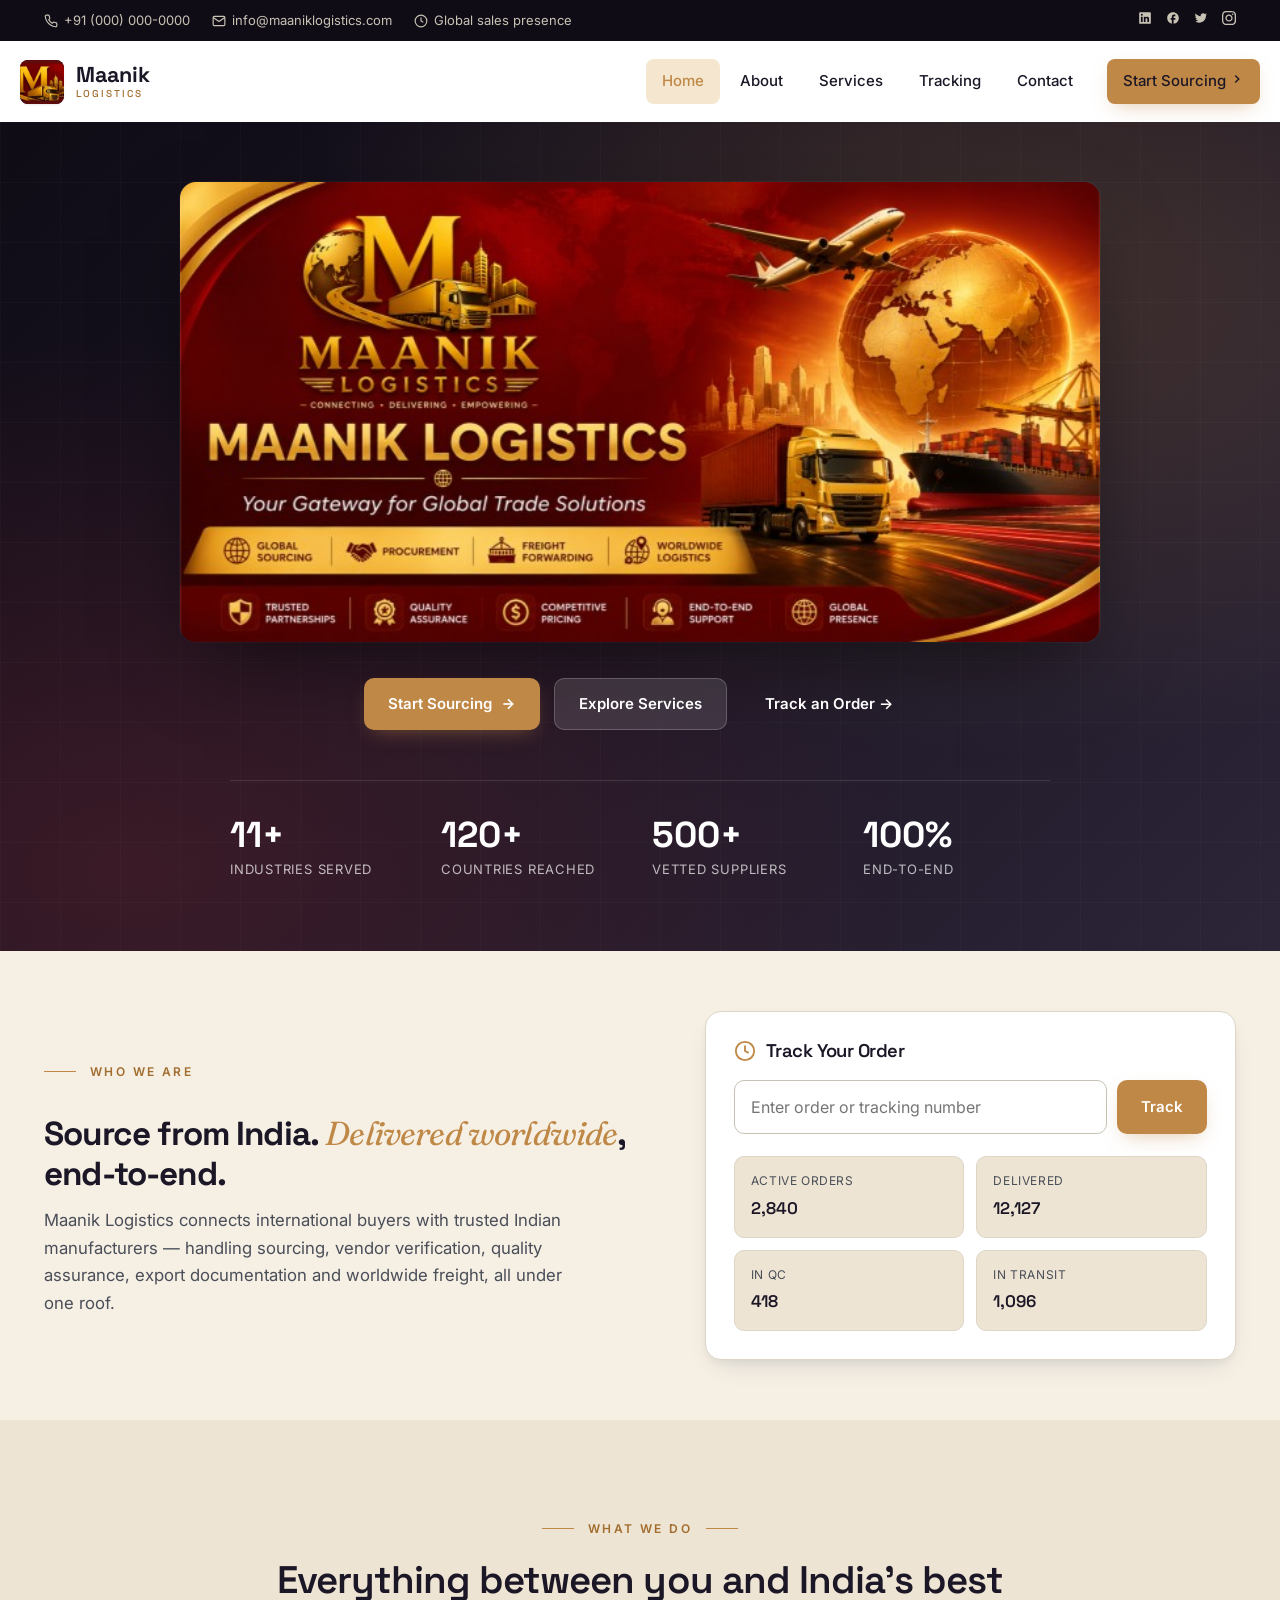
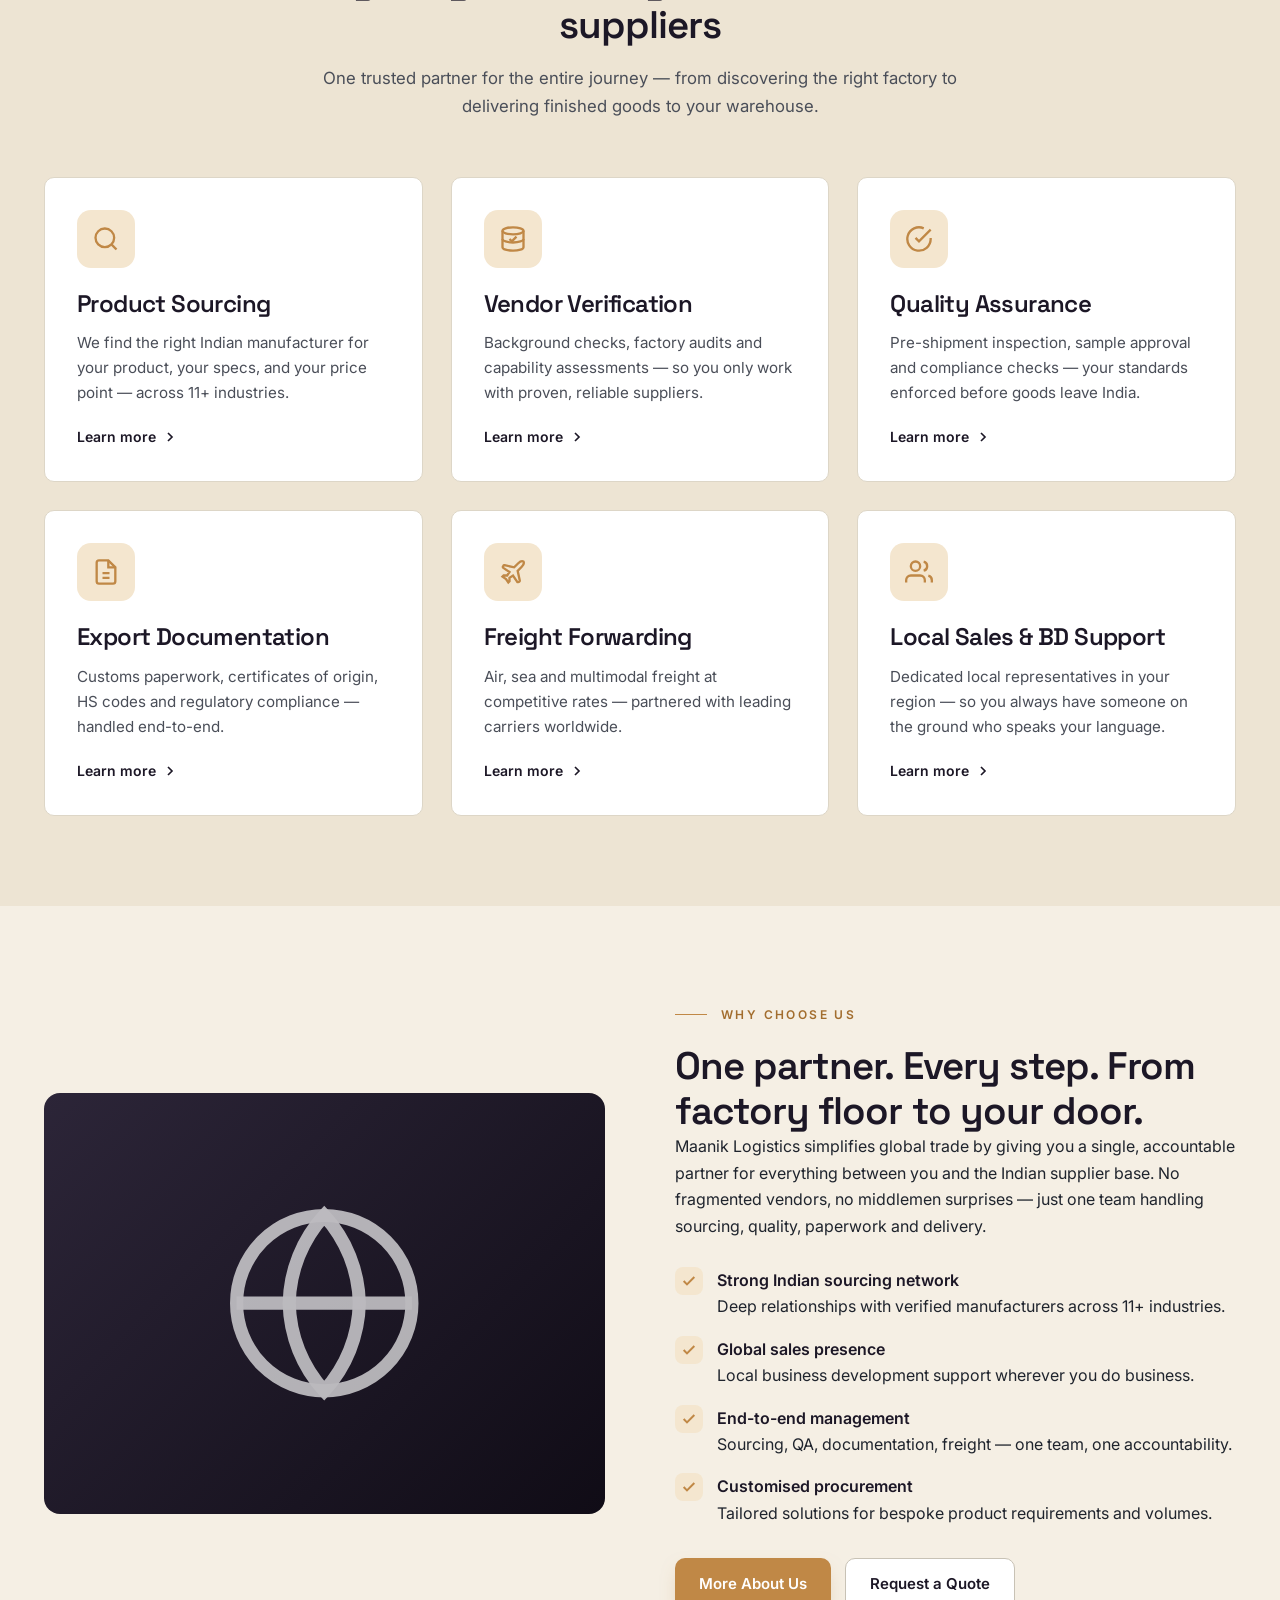
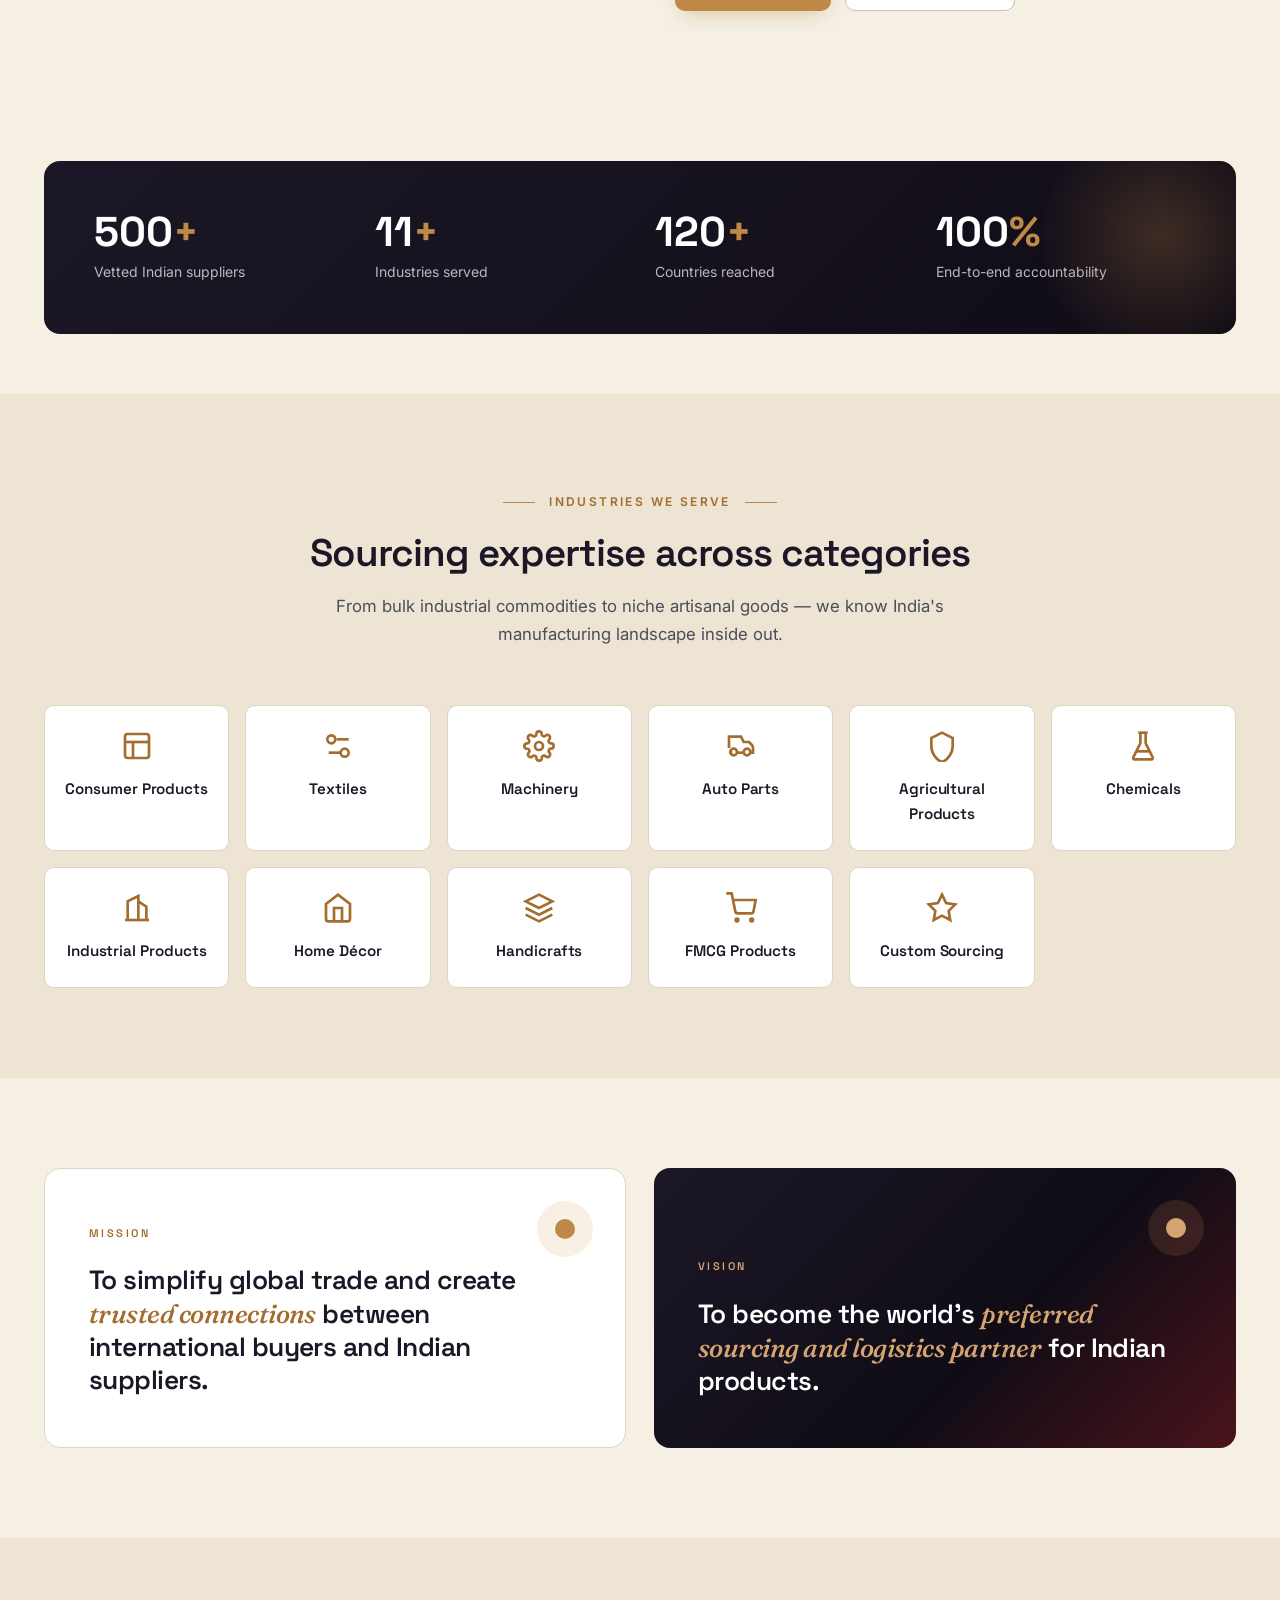
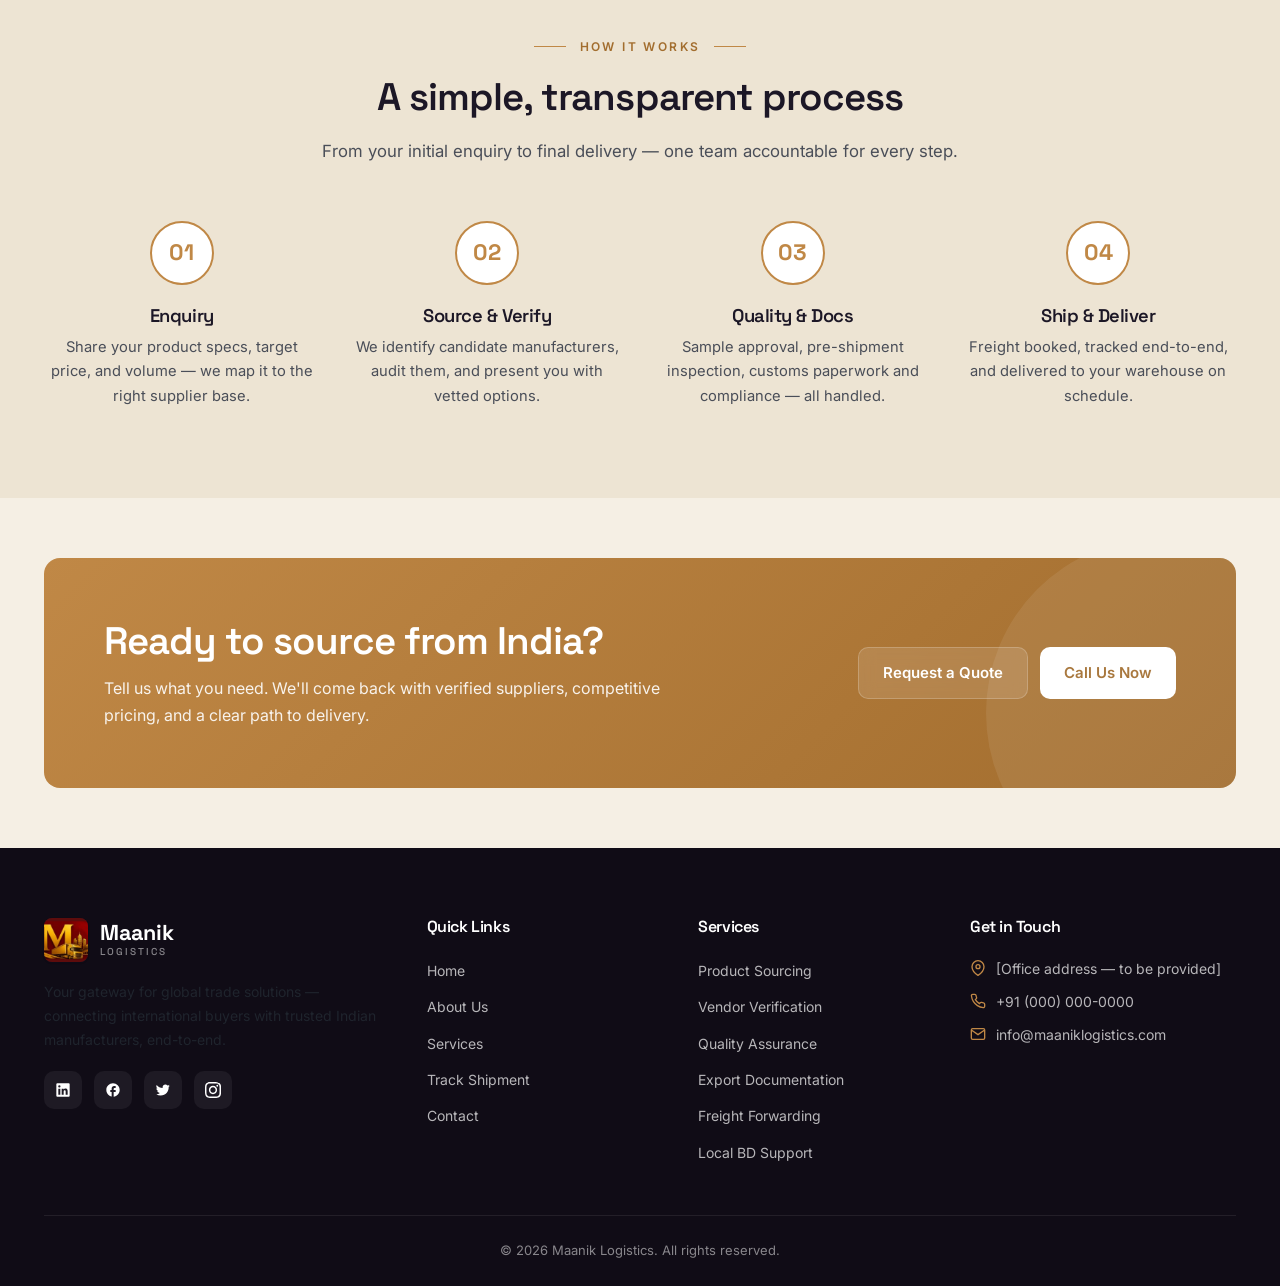
<file: index.html>
<!DOCTYPE html>
<html lang="en">
<head>
  <meta charset="UTF-8" />
  <meta name="viewport" content="width=device-width, initial-scale=1.0" />
  <title>Maanik Logistics — Your Gateway for Global Trade Solutions</title>
  <meta name="description" content="Maanik Logistics connects international buyers with trusted Indian manufacturers. End-to-end sourcing, vendor verification, quality assurance, export documentation and worldwide freight." />
  <link rel="preconnect" href="https://fonts.googleapis.com" />
  <link rel="preconnect" href="https://fonts.gstatic.com" crossorigin />
  <link href="https://fonts.googleapis.com/css2?family=Inter:wght@400;500;600;700&family=Space+Grotesk:wght@500;600;700&display=swap" rel="stylesheet" />
  <link rel="stylesheet" href="styles.css" />
</head>
<body>

  <!-- Top bar -->
  <div class="topbar">
    <div class="container">
      <div class="topbar-info">
        <a href="tel:+910000000000"><svg viewBox="0 0 24 24" fill="none" stroke="currentColor" stroke-width="2"><path d="M22 16.92v3a2 2 0 0 1-2.18 2 19.79 19.79 0 0 1-8.63-3.07 19.5 19.5 0 0 1-6-6 19.79 19.79 0 0 1-3.07-8.67A2 2 0 0 1 4.11 2h3a2 2 0 0 1 2 1.72c.13.96.37 1.9.72 2.81a2 2 0 0 1-.45 2.11L8.09 9.91a16 16 0 0 0 6 6l1.27-1.27a2 2 0 0 1 2.11-.45c.91.35 1.85.59 2.81.72A2 2 0 0 1 22 16.92z"/></svg> +91 (000) 000-0000</a>
        <a href="mailto:info@maaniklogistics.com"><svg viewBox="0 0 24 24" fill="none" stroke="currentColor" stroke-width="2"><path d="M4 4h16c1.1 0 2 .9 2 2v12c0 1.1-.9 2-2 2H4c-1.1 0-2-.9-2-2V6c0-1.1.9-2 2-2z"/><path d="m22 6-10 7L2 6"/></svg> info@maaniklogistics.com</a>
        <span><svg viewBox="0 0 24 24" fill="none" stroke="currentColor" stroke-width="2"><circle cx="12" cy="12" r="10"/><polyline points="12 6 12 12 16 14"/></svg> Global sales presence</span>
      </div>
      <div class="topbar-social">
        <a href="#" aria-label="LinkedIn"><svg width="14" height="14" viewBox="0 0 24 24" fill="currentColor"><path d="M20.5 2h-17A1.5 1.5 0 0 0 2 3.5v17A1.5 1.5 0 0 0 3.5 22h17a1.5 1.5 0 0 0 1.5-1.5v-17A1.5 1.5 0 0 0 20.5 2zM8 19H5v-9h3zM6.5 8.25A1.75 1.75 0 1 1 8.3 6.5a1.78 1.78 0 0 1-1.8 1.75zM19 19h-3v-4.74c0-1.42-.6-1.93-1.38-1.93A1.74 1.74 0 0 0 13 14.19a.66.66 0 0 0 0 .14V19h-3v-9h2.9v1.3a3.11 3.11 0 0 1 2.7-1.4c1.55 0 3.36.86 3.36 3.66z"/></svg></a>
        <a href="#" aria-label="Facebook"><svg width="14" height="14" viewBox="0 0 24 24" fill="currentColor"><path d="M22 12c0-5.52-4.48-10-10-10S2 6.48 2 12c0 4.84 3.44 8.87 8 9.8V15H8v-3h2V9.5C10 7.57 11.57 6 13.5 6H16v3h-2c-.55 0-1 .45-1 1v2h3v3h-3v6.95c5.05-.5 9-4.76 9-9.95z"/></svg></a>
        <a href="#" aria-label="Twitter"><svg width="14" height="14" viewBox="0 0 24 24" fill="currentColor"><path d="M22 5.8c-.7.3-1.5.5-2.4.6.9-.5 1.5-1.3 1.8-2.3-.8.5-1.7.8-2.7 1-.8-.8-1.9-1.4-3.1-1.4-2.3 0-4.2 1.9-4.2 4.2 0 .3 0 .7.1 1C8 8.8 4.7 7 2.5 4.4 2.2 5 2 5.7 2 6.4c0 1.5.7 2.7 1.9 3.5-.7 0-1.3-.2-1.9-.5 0 2 1.4 3.7 3.3 4.1-.3.1-.7.1-1.1.1-.3 0-.5 0-.8-.1.5 1.6 2.1 2.9 4 2.9-1.5 1.1-3.3 1.8-5.3 1.8H2c1.9 1.2 4.1 1.9 6.5 1.9 7.8 0 12-6.4 12-12v-.5c.8-.6 1.5-1.3 2-2.2z"/></svg></a>
        <a href="#" aria-label="Instagram"><svg width="14" height="14" viewBox="0 0 24 24" fill="currentColor"><path d="M12 2.2c3.2 0 3.6 0 4.8.1 1.2.1 1.8.2 2.2.4.6.2 1 .5 1.4.9.4.4.7.9.9 1.4.2.4.4 1.1.4 2.2.1 1.3.1 1.6.1 4.8s0 3.6-.1 4.8c-.1 1.2-.2 1.8-.4 2.2-.2.6-.5 1-.9 1.4-.4.4-.9.7-1.4.9-.4.2-1.1.4-2.2.4-1.3.1-1.6.1-4.8.1s-3.6 0-4.8-.1c-1.2-.1-1.8-.2-2.2-.4-.6-.2-1-.5-1.4-.9-.4-.4-.7-.9-.9-1.4-.2-.4-.4-1.1-.4-2.2-.1-1.3-.1-1.6-.1-4.8s0-3.6.1-4.8c.1-1.2.2-1.8.4-2.2.2-.6.5-1 .9-1.4.4-.4.9-.7 1.4-.9.4-.2 1.1-.4 2.2-.4 1.2-.1 1.6-.1 4.8-.1M12 0C8.7 0 8.3 0 7.1.1 5.8.1 5 .3 4.2.6c-.8.3-1.5.8-2.2 1.4S.9 3.4.6 4.2C.3 5 .1 5.8.1 7 0 8.3 0 8.7 0 12s0 3.7.1 4.9c.1 1.3.3 2.1.6 2.9.3.8.8 1.5 1.4 2.2.7.7 1.4 1.1 2.2 1.4.8.3 1.7.5 2.9.6 1.3.1 1.7.1 4.9.1s3.7 0 4.9-.1c1.3-.1 2.1-.3 2.9-.6.8-.3 1.5-.8 2.2-1.4.7-.7 1.1-1.4 1.4-2.2.3-.8.5-1.7.6-2.9.1-1.3.1-1.7.1-4.9s0-3.7-.1-4.9c-.1-1.3-.3-2.1-.6-2.9-.3-.8-.8-1.5-1.4-2.2C20.6 1.4 19.9.9 19.1.6c-.8-.3-1.7-.5-2.9-.6C15 0 14.6 0 11.3 0H12zm0 5.8c-3.4 0-6.2 2.8-6.2 6.2s2.8 6.2 6.2 6.2 6.2-2.8 6.2-6.2-2.8-6.2-6.2-6.2zm0 10.2c-2.2 0-4-1.8-4-4s1.8-4 4-4 4 1.8 4 4-1.8 4-4 4zm6.4-11.8c-.8 0-1.4.6-1.4 1.4 0 .8.6 1.4 1.4 1.4.8 0 1.4-.6 1.4-1.4.1-.8-.6-1.4-1.4-1.4z"/></svg></a>
      </div>
    </div>
  </div>

  <!-- Header -->
  <header class="header">
    <div class="container nav">
      <a href="index.html" class="brand">
        <div class="brand-mark"><img src="maanik-mark-sq.png" alt="Maanik Logistics logo" /><span>M</span></div>
        <div class="brand-name">Maanik<small>Logistics</small></div>
      </a>
      <ul class="nav-links">
        <li><a href="index.html">Home</a></li>
        <li><a href="about.html">About</a></li>
        <li><a href="services.html">Services</a></li>
        <li><a href="tracking.html">Tracking</a></li>
        <li><a href="contact.html">Contact</a></li>
        <li><a href="contact.html" class="btn btn-primary nav-cta">Start Sourcing
          <svg width="14" height="14" viewBox="0 0 24 24" fill="none" stroke="currentColor" stroke-width="2.5"><polyline points="9 18 15 12 9 6"/></svg>
        </a></li>
      </ul>
      <button class="menu-toggle" aria-label="Open menu">
        <svg viewBox="0 0 24 24" fill="none" stroke="currentColor" stroke-width="2"><line x1="3" y1="6" x2="21" y2="6"/><line x1="3" y1="12" x2="21" y2="12"/><line x1="3" y1="18" x2="21" y2="18"/></svg>
      </button>
    </div>
  </header>

  <!-- Hero — banner -->
  <section class="hero hero-banner-section">
    <div class="container">
      <div class="hero-banner-wrap">
        <img class="hero-banner-img" src="maanik-logo.jpg" alt="Maanik Logistics — Your Gateway for Global Trade Solutions. Connecting · Delivering · Empowering." />
      </div>
      <div class="hero-banner-actions">
        <a href="contact.html" class="btn btn-primary">Start Sourcing
          <svg width="16" height="16" viewBox="0 0 24 24" fill="none" stroke="currentColor" stroke-width="2.5"><path d="M5 12h14"/><polyline points="12 5 19 12 12 19"/></svg>
        </a>
        <a href="services.html" class="btn btn-light">Explore Services</a>
        <a href="tracking.html" class="btn btn-ghost" style="color:#fff;">Track an Order →</a>
      </div>
      <div class="hero-stats">
        <div><div class="hero-stat-value">11+</div><div class="hero-stat-label">Industries Served</div></div>
        <div><div class="hero-stat-value">120+</div><div class="hero-stat-label">Countries Reached</div></div>
        <div><div class="hero-stat-value">500+</div><div class="hero-stat-label">Vetted Suppliers</div></div>
        <div><div class="hero-stat-value">100%</div><div class="hero-stat-label">End-to-end</div></div>
      </div>
    </div>
  </section>

  <!-- Intro + tracking widget strip -->
  <section class="section-tight intro-strip">
    <div class="container">
      <div class="intro-grid">
        <div class="intro-text reveal">
          <span class="section-eyebrow">Who We Are</span>
          <h1 style="font-size: clamp(1.6rem, 2.6vw, 2.1rem); margin-bottom: 14px;">Source from India. <span style="color:var(--copper-500); font-family: var(--font-serif); font-style: italic; font-weight:400;">Delivered worldwide</span>, end-to-end.</h1>
          <p>Maanik Logistics connects international buyers with trusted Indian manufacturers — handling sourcing, vendor verification, quality assurance, export documentation and worldwide freight, all under one roof.</p>
        </div>

        <div class="hero-card intro-track-card reveal">
          <h4>
            <svg viewBox="0 0 24 24" fill="none" stroke="currentColor" stroke-width="2"><circle cx="12" cy="12" r="10"/><polyline points="12 6 12 12 16 14"/></svg>
            Track Your Order
          </h4>
          <form class="track-form">
            <input type="text" placeholder="Enter order or tracking number" aria-label="Tracking number" />
            <button type="submit" class="btn btn-primary">Track</button>
          </form>
          <div class="hero-card-mini">
            <div class="mini-stat"><div class="label">Active orders</div><div class="value">2,840</div></div>
            <div class="mini-stat"><div class="label">Delivered</div><div class="value">12,127</div></div>
            <div class="mini-stat"><div class="label">In QC</div><div class="value">418</div></div>
            <div class="mini-stat"><div class="label">In transit</div><div class="value">1,096</div></div>
          </div>
        </div>
      </div>
    </div>
  </section>

  <!-- Services -->
  <section class="section section-light" id="services">
    <div class="container">
      <div class="section-head-center reveal">
        <span class="section-eyebrow">What We Do</span>
        <h2 class="section-title">Everything between you and India's best suppliers</h2>
        <p class="section-subtitle">One trusted partner for the entire journey — from discovering the right factory to delivering finished goods to your warehouse.</p>
      </div>

      <div class="services-grid">
        <div class="service-card reveal">
          <div class="service-icon">
            <svg viewBox="0 0 24 24" fill="none" stroke="currentColor" stroke-width="2"><circle cx="11" cy="11" r="8"/><line x1="21" y1="21" x2="16.65" y2="16.65"/></svg>
          </div>
          <h3>Product Sourcing</h3>
          <p>We find the right Indian manufacturer for your product, your specs, and your price point — across 11+ industries.</p>
          <a href="services.html#sourcing" class="service-link">Learn more <svg viewBox="0 0 24 24" fill="none" stroke="currentColor" stroke-width="2.5"><polyline points="9 18 15 12 9 6"/></svg></a>
        </div>

        <div class="service-card reveal">
          <div class="service-icon">
            <svg viewBox="0 0 24 24" fill="none" stroke="currentColor" stroke-width="2"><path d="M9 12l2 2 4-4"/><path d="M21 12c0 1.66-4 3-9 3s-9-1.34-9-3"/><path d="M3 5v14c0 1.66 4 3 9 3s9-1.34 9-3V5"/><path d="M3 5c0-1.66 4-3 9-3s9 1.34 9 3v0c0 1.66-4 3-9 3s-9-1.34-9-3z"/></svg>
          </div>
          <h3>Vendor Verification</h3>
          <p>Background checks, factory audits and capability assessments — so you only work with proven, reliable suppliers.</p>
          <a href="services.html#verification" class="service-link">Learn more <svg viewBox="0 0 24 24" fill="none" stroke="currentColor" stroke-width="2.5"><polyline points="9 18 15 12 9 6"/></svg></a>
        </div>

        <div class="service-card reveal">
          <div class="service-icon">
            <svg viewBox="0 0 24 24" fill="none" stroke="currentColor" stroke-width="2"><path d="M22 11.08V12a10 10 0 1 1-5.93-9.14"/><polyline points="22 4 12 14.01 9 11.01"/></svg>
          </div>
          <h3>Quality Assurance</h3>
          <p>Pre-shipment inspection, sample approval and compliance checks — your standards enforced before goods leave India.</p>
          <a href="services.html#quality" class="service-link">Learn more <svg viewBox="0 0 24 24" fill="none" stroke="currentColor" stroke-width="2.5"><polyline points="9 18 15 12 9 6"/></svg></a>
        </div>

        <div class="service-card reveal">
          <div class="service-icon">
            <svg viewBox="0 0 24 24" fill="none" stroke="currentColor" stroke-width="2"><path d="M14 2H6a2 2 0 0 0-2 2v16a2 2 0 0 0 2 2h12a2 2 0 0 0 2-2V8z"/><polyline points="14 2 14 8 20 8"/><line x1="9" y1="13" x2="15" y2="13"/><line x1="9" y1="17" x2="15" y2="17"/></svg>
          </div>
          <h3>Export Documentation</h3>
          <p>Customs paperwork, certificates of origin, HS codes and regulatory compliance — handled end-to-end.</p>
          <a href="services.html#documentation" class="service-link">Learn more <svg viewBox="0 0 24 24" fill="none" stroke="currentColor" stroke-width="2.5"><polyline points="9 18 15 12 9 6"/></svg></a>
        </div>

        <div class="service-card reveal">
          <div class="service-icon">
            <svg viewBox="0 0 24 24" fill="none" stroke="currentColor" stroke-width="2"><path d="M17.8 19.2 16 11l3.5-3.5C21 6 21.5 4 21 3c-1-.5-3 0-4.5 1.5L13 8 4.8 6.2c-.5-.1-.9.1-1.1.5l-.3.5c-.2.5-.1 1 .3 1.3L9 12l-2 3H4l-1 1 3 2 2 3 1-1v-3l3-2 3.5 5.3c.3.4.8.5 1.3.3l.5-.2c.4-.3.6-.7.5-1.2z"/></svg>
          </div>
          <h3>Freight Forwarding</h3>
          <p>Air, sea and multimodal freight at competitive rates — partnered with leading carriers worldwide.</p>
          <a href="services.html#freight" class="service-link">Learn more <svg viewBox="0 0 24 24" fill="none" stroke="currentColor" stroke-width="2.5"><polyline points="9 18 15 12 9 6"/></svg></a>
        </div>

        <div class="service-card reveal">
          <div class="service-icon">
            <svg viewBox="0 0 24 24" fill="none" stroke="currentColor" stroke-width="2"><path d="M17 21v-2a4 4 0 0 0-4-4H5a4 4 0 0 0-4 4v2"/><circle cx="9" cy="7" r="4"/><path d="M23 21v-2a4 4 0 0 0-3-3.87"/><path d="M16 3.13a4 4 0 0 1 0 7.75"/></svg>
          </div>
          <h3>Local Sales &amp; BD Support</h3>
          <p>Dedicated local representatives in your region — so you always have someone on the ground who speaks your language.</p>
          <a href="services.html#sales" class="service-link">Learn more <svg viewBox="0 0 24 24" fill="none" stroke="currentColor" stroke-width="2.5"><polyline points="9 18 15 12 9 6"/></svg></a>
        </div>
      </div>
    </div>
  </section>

  <!-- About preview -->
  <section class="section">
    <div class="container">
      <div class="feature-row">
        <div class="feature-image">
          <svg viewBox="0 0 24 24" fill="none" stroke="currentColor" stroke-width="1.5"><circle cx="12" cy="12" r="10"/><line x1="2" y1="12" x2="22" y2="12"/><path d="M12 2a15.3 15.3 0 0 1 4 10 15.3 15.3 0 0 1-4 10 15.3 15.3 0 0 1-4-10 15.3 15.3 0 0 1 4-10z"/></svg>
        </div>
        <div class="reveal">
          <span class="section-eyebrow">Why Choose Us</span>
          <h2>One partner. Every step. From factory floor to your door.</h2>
          <p>Maanik Logistics simplifies global trade by giving you a single, accountable partner for everything between you and the Indian supplier base. No fragmented vendors, no middlemen surprises — just one team handling sourcing, quality, paperwork and delivery.</p>
          <ul class="feature-bullets">
            <li>
              <span class="check"><svg viewBox="0 0 24 24" fill="none" stroke="currentColor" stroke-width="3"><polyline points="20 6 9 17 4 12"/></svg></span>
              <span><strong>Strong Indian sourcing network</strong>Deep relationships with verified manufacturers across 11+ industries.</span>
            </li>
            <li>
              <span class="check"><svg viewBox="0 0 24 24" fill="none" stroke="currentColor" stroke-width="3"><polyline points="20 6 9 17 4 12"/></svg></span>
              <span><strong>Global sales presence</strong>Local business development support wherever you do business.</span>
            </li>
            <li>
              <span class="check"><svg viewBox="0 0 24 24" fill="none" stroke="currentColor" stroke-width="3"><polyline points="20 6 9 17 4 12"/></svg></span>
              <span><strong>End-to-end management</strong>Sourcing, QA, documentation, freight — one team, one accountability.</span>
            </li>
            <li>
              <span class="check"><svg viewBox="0 0 24 24" fill="none" stroke="currentColor" stroke-width="3"><polyline points="20 6 9 17 4 12"/></svg></span>
              <span><strong>Customised procurement</strong>Tailored solutions for bespoke product requirements and volumes.</span>
            </li>
          </ul>
          <div style="margin-top: 32px; display: flex; gap: 14px; flex-wrap: wrap;">
            <a href="about.html" class="btn btn-primary">More About Us</a>
            <a href="mailto:info@maaniklogistics.com" class="btn btn-secondary">Request a Quote</a>
          </div>
        </div>
      </div>
    </div>
  </section>

  <!-- Stats strip -->
  <section class="section-tight">
    <div class="container">
      <div class="stats-strip reveal">
        <div class="stat-item"><div class="value">500<span>+</span></div><div class="label">Vetted Indian suppliers</div></div>
        <div class="stat-item"><div class="value">11<span>+</span></div><div class="label">Industries served</div></div>
        <div class="stat-item"><div class="value">120<span>+</span></div><div class="label">Countries reached</div></div>
        <div class="stat-item"><div class="value">100<span>%</span></div><div class="label">End-to-end accountability</div></div>
      </div>
    </div>
  </section>

  <!-- Industries we serve -->
  <section class="section section-light">
    <div class="container">
      <div class="section-head-center reveal">
        <span class="section-eyebrow">Industries We Serve</span>
        <h2 class="section-title">Sourcing expertise across categories</h2>
        <p class="section-subtitle">From bulk industrial commodities to niche artisanal goods — we know India's manufacturing landscape inside out.</p>
      </div>
      <div class="industries-grid">
        <div class="industry-card"><svg viewBox="0 0 24 24" fill="none" stroke="currentColor" stroke-width="2"><rect x="3" y="3" width="18" height="18" rx="2"/><path d="M3 9h18"/><path d="M9 21V9"/></svg><span>Consumer Products</span></div>
        <div class="industry-card"><svg viewBox="0 0 24 24" fill="none" stroke="currentColor" stroke-width="2"><path d="M20 7h-9"/><path d="M14 17H5"/><circle cx="17" cy="17" r="3"/><circle cx="7" cy="7" r="3"/></svg><span>Textiles</span></div>
        <div class="industry-card"><svg viewBox="0 0 24 24" fill="none" stroke="currentColor" stroke-width="2"><circle cx="12" cy="12" r="3"/><path d="M19.4 15a1.65 1.65 0 0 0 .33 1.82l.06.06a2 2 0 0 1 0 2.83 2 2 0 0 1-2.83 0l-.06-.06a1.65 1.65 0 0 0-1.82-.33 1.65 1.65 0 0 0-1 1.51V21a2 2 0 0 1-2 2 2 2 0 0 1-2-2v-.09A1.65 1.65 0 0 0 9 19.4a1.65 1.65 0 0 0-1.82.33l-.06.06a2 2 0 0 1-2.83 0 2 2 0 0 1 0-2.83l.06-.06a1.65 1.65 0 0 0 .33-1.82 1.65 1.65 0 0 0-1.51-1H3a2 2 0 0 1-2-2 2 2 0 0 1 2-2h.09A1.65 1.65 0 0 0 4.6 9a1.65 1.65 0 0 0-.33-1.82l-.06-.06a2 2 0 0 1 0-2.83 2 2 0 0 1 2.83 0l.06.06a1.65 1.65 0 0 0 1.82.33H9a1.65 1.65 0 0 0 1-1.51V3a2 2 0 0 1 2-2 2 2 0 0 1 2 2v.09a1.65 1.65 0 0 0 1 1.51 1.65 1.65 0 0 0 1.82-.33l.06-.06a2 2 0 0 1 2.83 0 2 2 0 0 1 0 2.83l-.06.06a1.65 1.65 0 0 0-.33 1.82V9a1.65 1.65 0 0 0 1.51 1H21a2 2 0 0 1 2 2 2 2 0 0 1-2 2h-.09a1.65 1.65 0 0 0-1.51 1z"/></svg><span>Machinery</span></div>
        <div class="industry-card"><svg viewBox="0 0 24 24" fill="none" stroke="currentColor" stroke-width="2"><circle cx="6.5" cy="16.5" r="2.5"/><circle cx="16.5" cy="16.5" r="2.5"/><path d="M3 17h2.5"/><path d="M9 17h6"/><path d="M19 17h2v-3.34a4 4 0 0 0-1.17-2.83L18 9h-4l-2-4H3v8.5"/></svg><span>Auto Parts</span></div>
        <div class="industry-card"><svg viewBox="0 0 24 24" fill="none" stroke="currentColor" stroke-width="2"><path d="M12 2L4 6v6c0 5.5 3.8 10.7 8 12 4.2-1.3 8-6.5 8-12V6l-8-4z"/></svg><span>Agricultural Products</span></div>
        <div class="industry-card"><svg viewBox="0 0 24 24" fill="none" stroke="currentColor" stroke-width="2"><path d="M10 2v7.527a2 2 0 0 1-.211.896L4.72 20.55a1 1 0 0 0 .9 1.45h12.76a1 1 0 0 0 .9-1.45l-5.069-10.127A2 2 0 0 1 14 9.527V2"/><path d="M8.5 2h7"/><path d="M7 16h10"/></svg><span>Chemicals</span></div>
        <div class="industry-card"><svg viewBox="0 0 24 24" fill="none" stroke="currentColor" stroke-width="2"><path d="M3 21h18"/><path d="M5 21V7l8-4v18"/><path d="M19 21V11l-6-4"/><path d="M9 9h.01"/><path d="M9 12h.01"/><path d="M9 15h.01"/><path d="M9 18h.01"/></svg><span>Industrial Products</span></div>
        <div class="industry-card"><svg viewBox="0 0 24 24" fill="none" stroke="currentColor" stroke-width="2"><path d="M3 9l9-7 9 7v11a2 2 0 0 1-2 2H5a2 2 0 0 1-2-2z"/><polyline points="9 22 9 12 15 12 15 22"/></svg><span>Home Décor</span></div>
        <div class="industry-card"><svg viewBox="0 0 24 24" fill="none" stroke="currentColor" stroke-width="2"><path d="M12 2L2 7l10 5 10-5-10-5z"/><path d="M2 17l10 5 10-5"/><path d="M2 12l10 5 10-5"/></svg><span>Handicrafts</span></div>
        <div class="industry-card"><svg viewBox="0 0 24 24" fill="none" stroke="currentColor" stroke-width="2"><circle cx="9" cy="21" r="1"/><circle cx="20" cy="21" r="1"/><path d="M1 1h4l2.7 13.4a2 2 0 0 0 2 1.6h9.7a2 2 0 0 0 2-1.6L23 6H6"/></svg><span>FMCG Products</span></div>
        <div class="industry-card"><svg viewBox="0 0 24 24" fill="none" stroke="currentColor" stroke-width="2"><polygon points="12 2 15.09 8.26 22 9.27 17 14.14 18.18 21.02 12 17.77 5.82 21.02 7 14.14 2 9.27 8.91 8.26 12 2"/></svg><span>Custom Sourcing</span></div>
      </div>
    </div>
  </section>

  <!-- Mission & Vision -->
  <section class="section">
    <div class="container">
      <div class="mv-grid">
        <div class="mv-card reveal">
          <span class="mv-eyebrow">Mission</span>
          <h3 class="mv-headline">To simplify global trade and create <em>trusted connections</em> between international buyers and Indian suppliers.</h3>
        </div>
        <div class="mv-card mv-card-dark reveal">
          <span class="mv-eyebrow">Vision</span>
          <h3 class="mv-headline">To become the world's <em>preferred sourcing and logistics partner</em> for Indian products.</h3>
        </div>
      </div>
    </div>
  </section>

  <!-- How it works -->
  <section class="section section-light">
    <div class="container">
      <div class="section-head-center reveal">
        <span class="section-eyebrow">How It Works</span>
        <h2 class="section-title">A simple, transparent process</h2>
        <p class="section-subtitle">From your initial enquiry to final delivery — one team accountable for every step.</p>
      </div>
      <div class="process-grid">
        <div class="process-step reveal">
          <div class="process-num">01</div>
          <h4>Enquiry</h4>
          <p>Share your product specs, target price, and volume — we map it to the right supplier base.</p>
        </div>
        <div class="process-step reveal">
          <div class="process-num">02</div>
          <h4>Source &amp; Verify</h4>
          <p>We identify candidate manufacturers, audit them, and present you with vetted options.</p>
        </div>
        <div class="process-step reveal">
          <div class="process-num">03</div>
          <h4>Quality &amp; Docs</h4>
          <p>Sample approval, pre-shipment inspection, customs paperwork and compliance — all handled.</p>
        </div>
        <div class="process-step reveal">
          <div class="process-num">04</div>
          <h4>Ship &amp; Deliver</h4>
          <p>Freight booked, tracked end-to-end, and delivered to your warehouse on schedule.</p>
        </div>
      </div>
    </div>
  </section>

  <!-- CTA -->
  <section class="section-tight">
    <div class="container">
      <div class="cta-block reveal">
        <div>
          <h2>Ready to source from India?</h2>
          <p>Tell us what you need. We'll come back with verified suppliers, competitive pricing, and a clear path to delivery.</p>
        </div>
        <div class="actions">
          <a href="contact.html" class="btn btn-light">Request a Quote</a>
          <a href="tel:+910000000000" class="btn" style="background: white; color: var(--copper-600);">Call Us Now</a>
        </div>
      </div>
    </div>
  </section>

  <!-- Footer -->
  <footer class="footer">
    <div class="container">
      <div class="footer-grid">
        <div class="footer-about">
          <a href="index.html" class="brand">
            <div class="brand-mark"><img src="maanik-mark-sq.png" alt="Maanik Logistics logo" /><span>M</span></div>
            <div class="brand-name" style="color:white;">Maanik<small>Logistics</small></div>
          </a>
          <p>Your gateway for global trade solutions — connecting international buyers with trusted Indian manufacturers, end-to-end.</p>
          <div class="footer-social">
            <a href="#" aria-label="LinkedIn"><svg viewBox="0 0 24 24" fill="currentColor"><path d="M20.5 2h-17A1.5 1.5 0 0 0 2 3.5v17A1.5 1.5 0 0 0 3.5 22h17a1.5 1.5 0 0 0 1.5-1.5v-17A1.5 1.5 0 0 0 20.5 2zM8 19H5v-9h3zM6.5 8.25A1.75 1.75 0 1 1 8.3 6.5a1.78 1.78 0 0 1-1.8 1.75zM19 19h-3v-4.74c0-1.42-.6-1.93-1.38-1.93A1.74 1.74 0 0 0 13 14.19a.66.66 0 0 0 0 .14V19h-3v-9h2.9v1.3a3.11 3.11 0 0 1 2.7-1.4c1.55 0 3.36.86 3.36 3.66z"/></svg></a>
            <a href="#" aria-label="Facebook"><svg viewBox="0 0 24 24" fill="currentColor"><path d="M22 12c0-5.52-4.48-10-10-10S2 6.48 2 12c0 4.84 3.44 8.87 8 9.8V15H8v-3h2V9.5C10 7.57 11.57 6 13.5 6H16v3h-2c-.55 0-1 .45-1 1v2h3v3h-3v6.95c5.05-.5 9-4.76 9-9.95z"/></svg></a>
            <a href="#" aria-label="Twitter"><svg viewBox="0 0 24 24" fill="currentColor"><path d="M22 5.8c-.7.3-1.5.5-2.4.6.9-.5 1.5-1.3 1.8-2.3-.8.5-1.7.8-2.7 1-.8-.8-1.9-1.4-3.1-1.4-2.3 0-4.2 1.9-4.2 4.2 0 .3 0 .7.1 1C8 8.8 4.7 7 2.5 4.4 2.2 5 2 5.7 2 6.4c0 1.5.7 2.7 1.9 3.5-.7 0-1.3-.2-1.9-.5 0 2 1.4 3.7 3.3 4.1-.3.1-.7.1-1.1.1-.3 0-.5 0-.8-.1.5 1.6 2.1 2.9 4 2.9-1.5 1.1-3.3 1.8-5.3 1.8H2c1.9 1.2 4.1 1.9 6.5 1.9 7.8 0 12-6.4 12-12v-.5c.8-.6 1.5-1.3 2-2.2z"/></svg></a>
            <a href="#" aria-label="Instagram"><svg viewBox="0 0 24 24" fill="currentColor"><path d="M12 2.2c3.2 0 3.6 0 4.8.1 1.2.1 1.8.2 2.2.4.6.2 1 .5 1.4.9.4.4.7.9.9 1.4.2.4.4 1.1.4 2.2.1 1.3.1 1.6.1 4.8s0 3.6-.1 4.8c-.1 1.2-.2 1.8-.4 2.2-.2.6-.5 1-.9 1.4-.4.4-.9.7-1.4.9-.4.2-1.1.4-2.2.4-1.3.1-1.6.1-4.8.1s-3.6 0-4.8-.1c-1.2-.1-1.8-.2-2.2-.4-.6-.2-1-.5-1.4-.9-.4-.4-.7-.9-.9-1.4-.2-.4-.4-1.1-.4-2.2-.1-1.3-.1-1.6-.1-4.8s0-3.6.1-4.8c.1-1.2.2-1.8.4-2.2.2-.6.5-1 .9-1.4.4-.4.9-.7 1.4-.9.4-.2 1.1-.4 2.2-.4 1.2-.1 1.6-.1 4.8-.1M12 0C8.7 0 8.3 0 7.1.1 5.8.1 5 .3 4.2.6c-.8.3-1.5.8-2.2 1.4S.9 3.4.6 4.2C.3 5 .1 5.8.1 7 0 8.3 0 8.7 0 12s0 3.7.1 4.9c.1 1.3.3 2.1.6 2.9.3.8.8 1.5 1.4 2.2.7.7 1.4 1.1 2.2 1.4.8.3 1.7.5 2.9.6 1.3.1 1.7.1 4.9.1s3.7 0 4.9-.1c1.3-.1 2.1-.3 2.9-.6.8-.3 1.5-.8 2.2-1.4.7-.7 1.1-1.4 1.4-2.2.3-.8.5-1.7.6-2.9.1-1.3.1-1.7.1-4.9s0-3.7-.1-4.9c-.1-1.3-.3-2.1-.6-2.9-.3-.8-.8-1.5-1.4-2.2C20.6 1.4 19.9.9 19.1.6c-.8-.3-1.7-.5-2.9-.6C15 0 14.6 0 11.3 0H12zm0 5.8c-3.4 0-6.2 2.8-6.2 6.2s2.8 6.2 6.2 6.2 6.2-2.8 6.2-6.2-2.8-6.2-6.2-6.2zm0 10.2c-2.2 0-4-1.8-4-4s1.8-4 4-4 4 1.8 4 4-1.8 4-4 4zm6.4-11.8c-.8 0-1.4.6-1.4 1.4 0 .8.6 1.4 1.4 1.4.8 0 1.4-.6 1.4-1.4.1-.8-.6-1.4-1.4-1.4z"/></svg></a>
          </div>
        </div>
        <div>
          <h5>Quick Links</h5>
          <ul>
            <li><a href="index.html">Home</a></li>
            <li><a href="about.html">About Us</a></li>
            <li><a href="services.html">Services</a></li>
            <li><a href="tracking.html">Track Shipment</a></li>
            <li><a href="contact.html">Contact</a></li>
          </ul>
        </div>
        <div>
          <h5>Services</h5>
          <ul>
            <li><a href="services.html#sourcing">Product Sourcing</a></li>
            <li><a href="services.html#verification">Vendor Verification</a></li>
            <li><a href="services.html#quality">Quality Assurance</a></li>
            <li><a href="services.html#documentation">Export Documentation</a></li>
            <li><a href="services.html#freight">Freight Forwarding</a></li>
            <li><a href="services.html#sales">Local BD Support</a></li>
          </ul>
        </div>
        <div>
          <h5>Get in Touch</h5>
          <ul class="footer-contact">
            <li><svg viewBox="0 0 24 24" fill="none" stroke="currentColor" stroke-width="2"><path d="M21 10c0 7-9 13-9 13s-9-6-9-13a9 9 0 0 1 18 0z"/><circle cx="12" cy="10" r="3"/></svg> [Office address — to be provided]</li>
            <li><svg viewBox="0 0 24 24" fill="none" stroke="currentColor" stroke-width="2"><path d="M22 16.92v3a2 2 0 0 1-2.18 2 19.79 19.79 0 0 1-8.63-3.07 19.5 19.5 0 0 1-6-6 19.79 19.79 0 0 1-3.07-8.67A2 2 0 0 1 4.11 2h3a2 2 0 0 1 2 1.72c.13.96.37 1.9.72 2.81a2 2 0 0 1-.45 2.11L8.09 9.91a16 16 0 0 0 6 6l1.27-1.27a2 2 0 0 1 2.11-.45c.91.35 1.85.59 2.81.72A2 2 0 0 1 22 16.92z"/></svg> <a href="tel:+910000000000">+91 (000) 000-0000</a></li>
            <li><svg viewBox="0 0 24 24" fill="none" stroke="currentColor" stroke-width="2"><path d="M4 4h16c1.1 0 2 .9 2 2v12c0 1.1-.9 2-2 2H4c-1.1 0-2-.9-2-2V6c0-1.1.9-2 2-2z"/><path d="m22 6-10 7L2 6"/></svg> <a href="mailto:info@maaniklogistics.com">info@maaniklogistics.com</a></li>
          </ul>
        </div>
      </div>
      <div class="footer-bottom">
        © <span id="year"></span> Maanik Logistics. All rights reserved.
      </div>
    </div>
  </footer>

  <script src="script.js"></script>
</body>
</html>
</file>
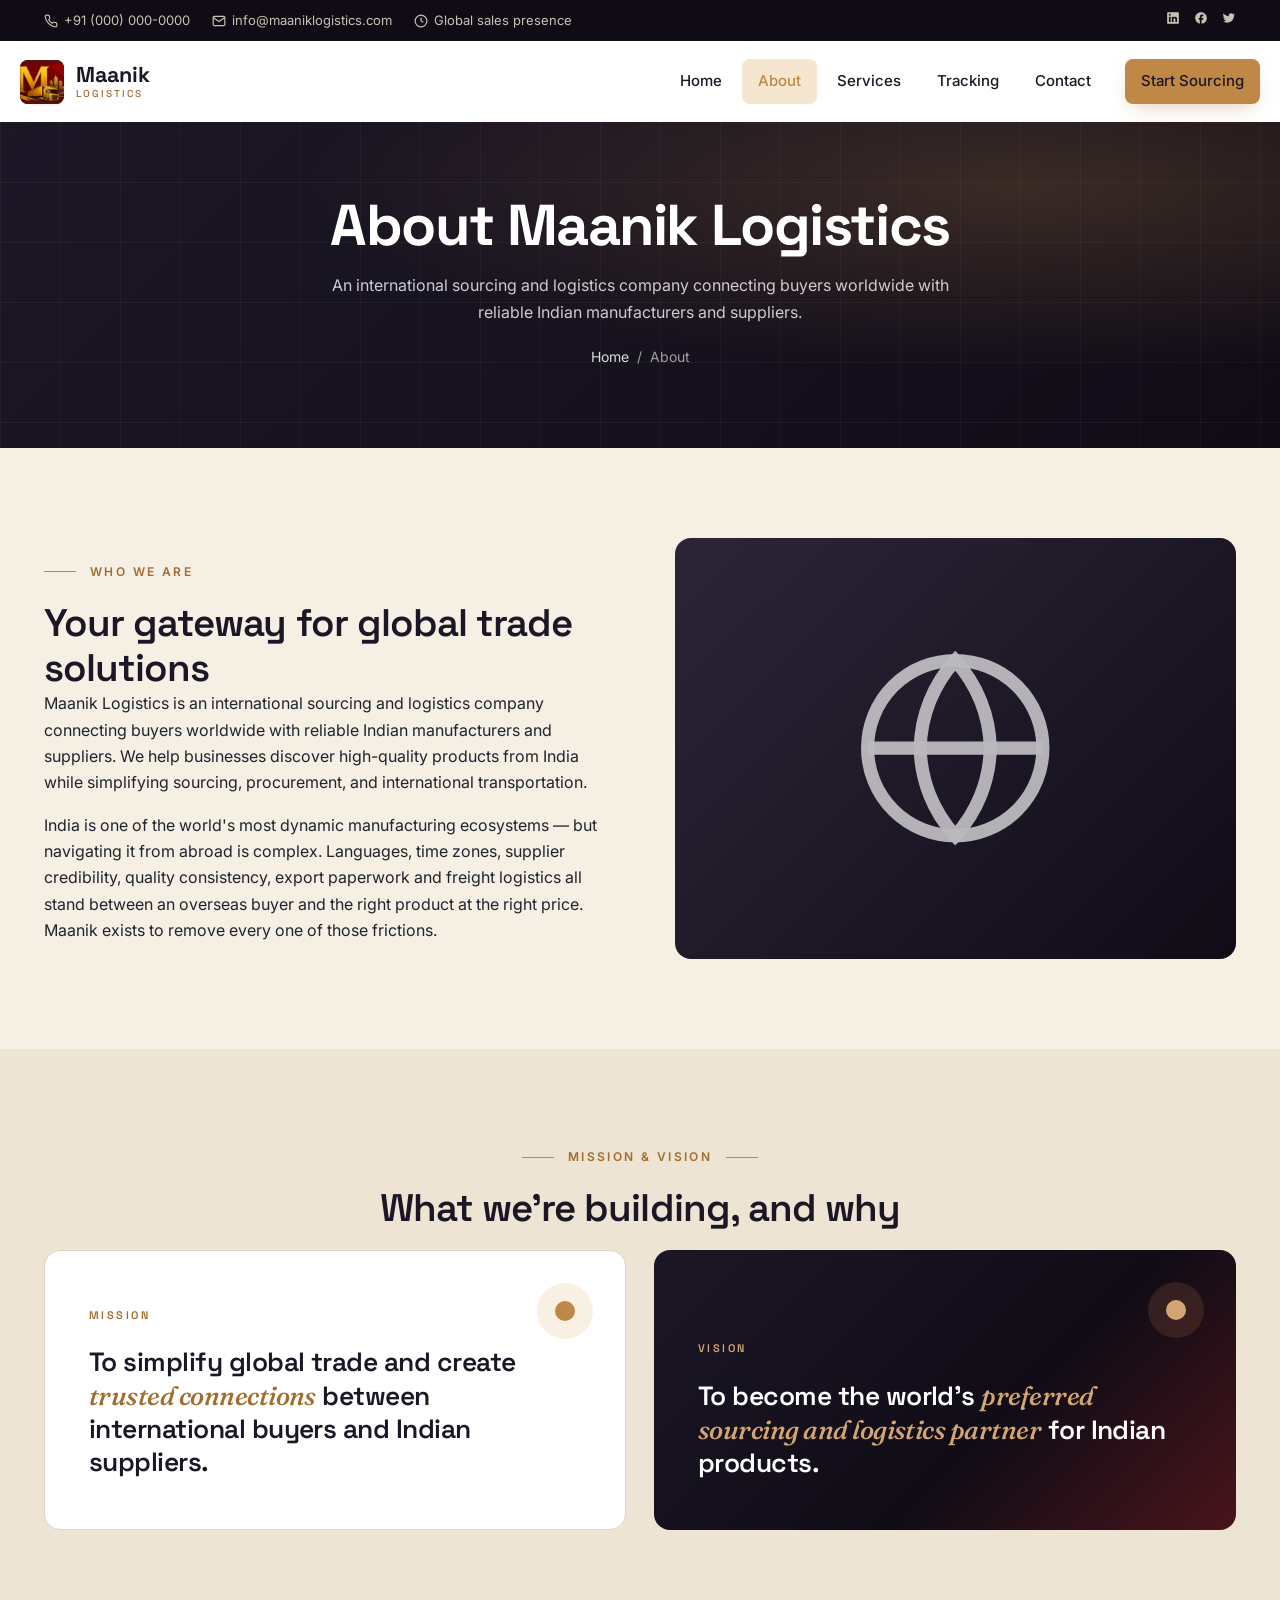
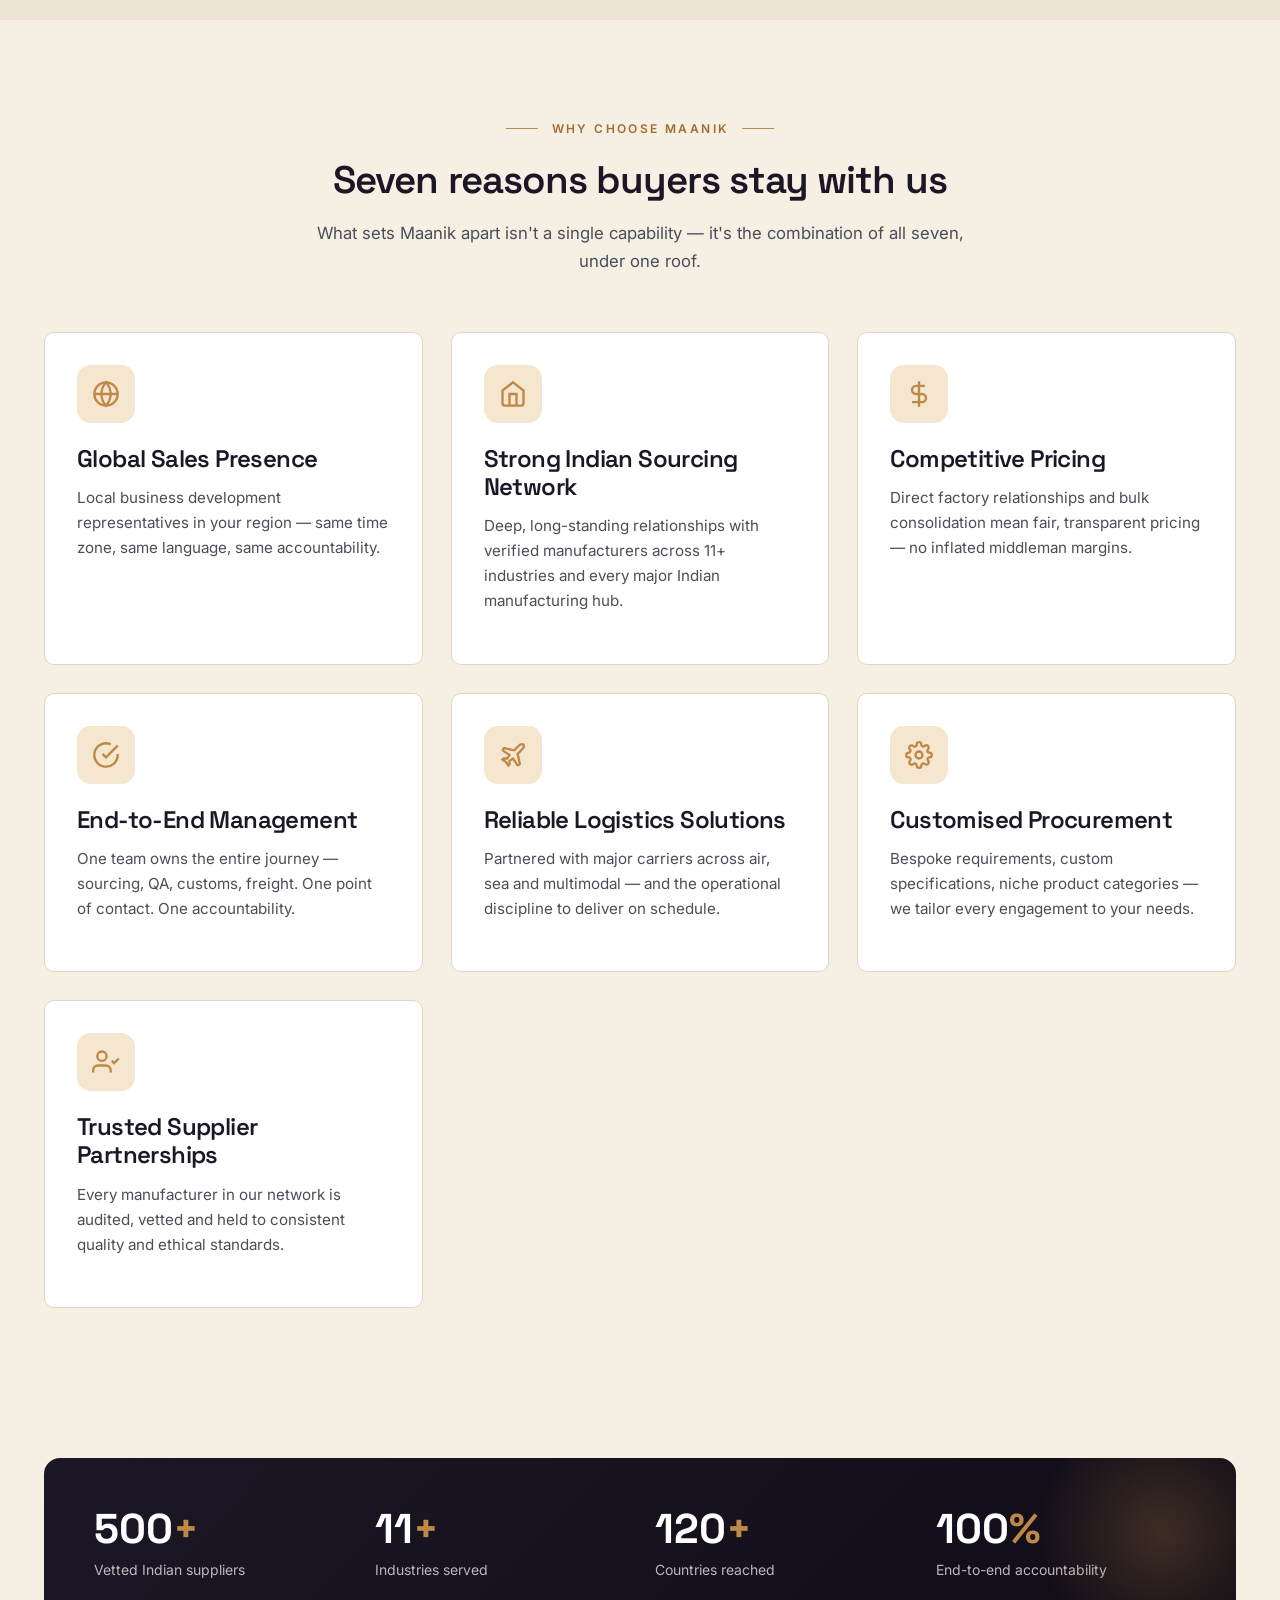
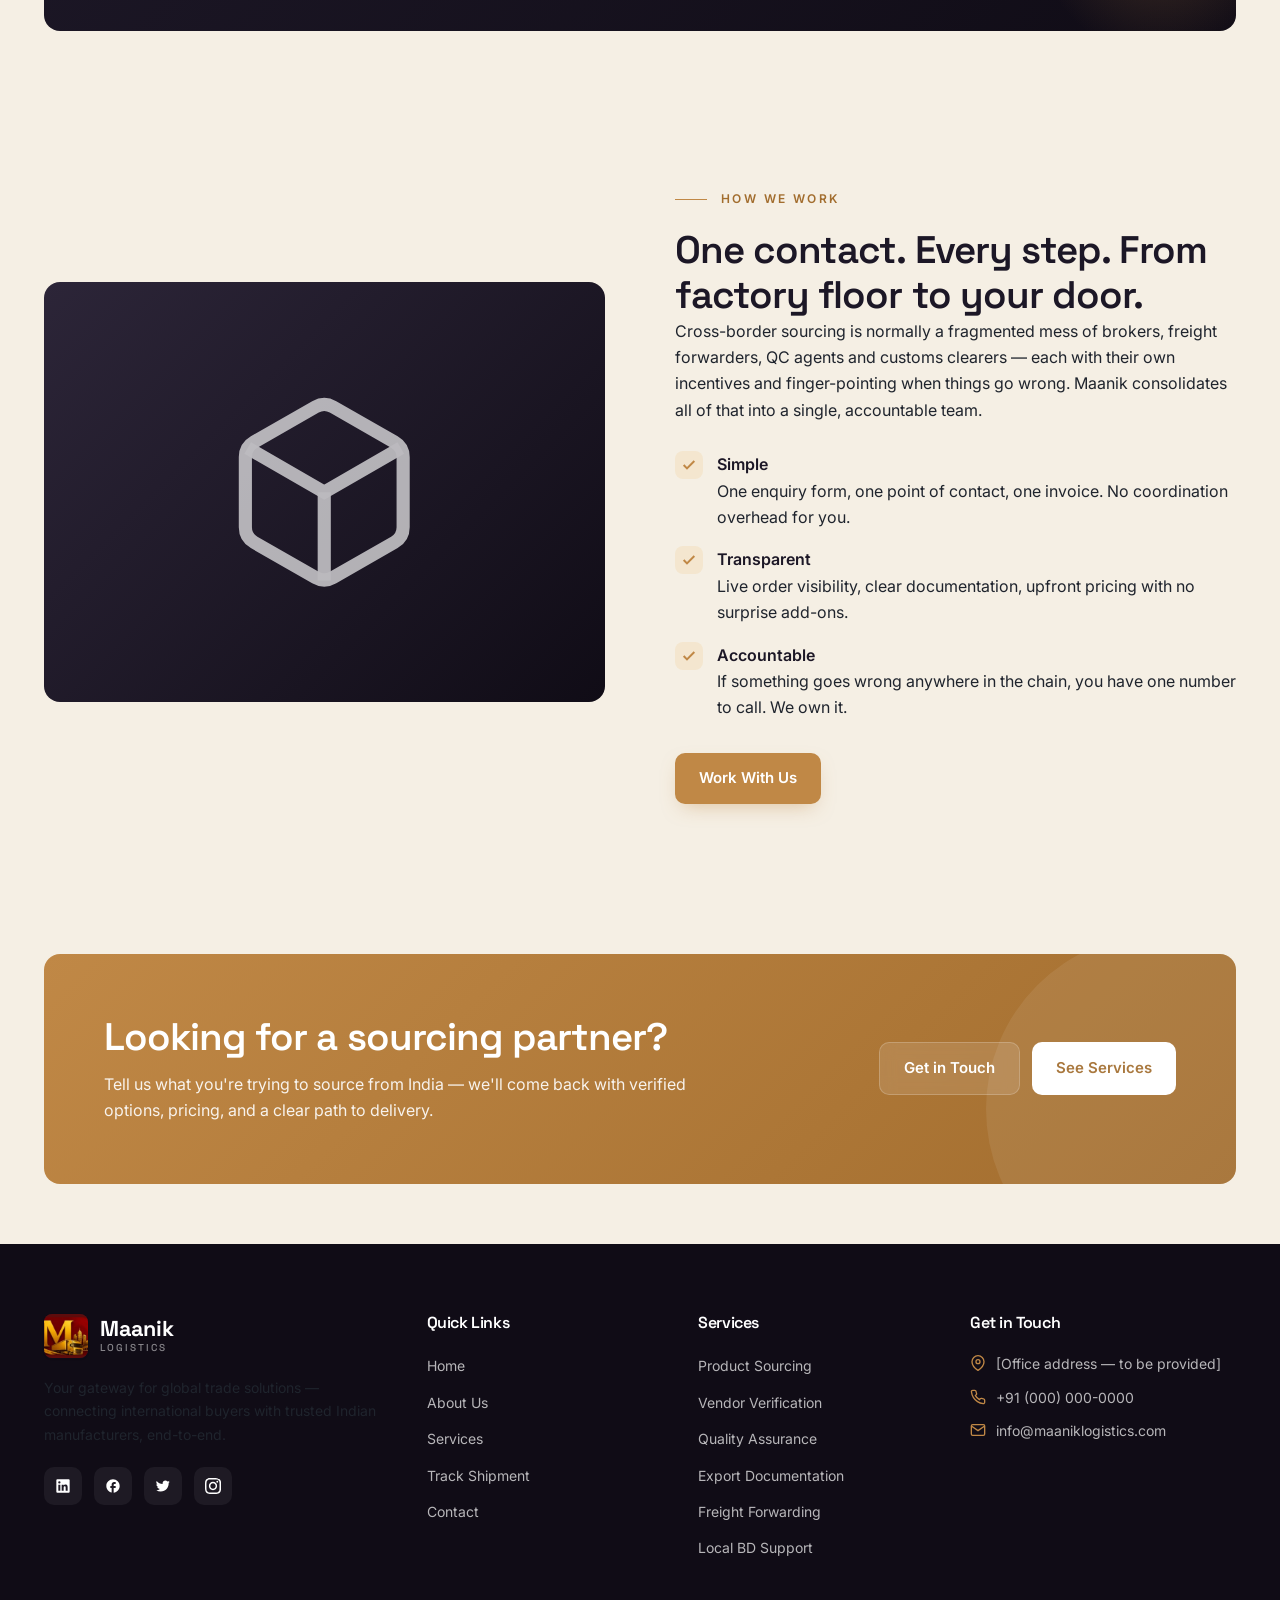
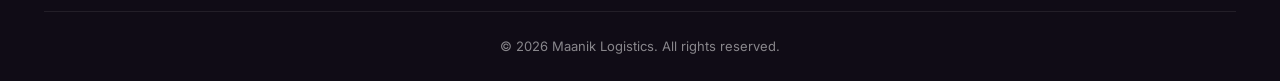
<file: about.html>
<!DOCTYPE html>
<html lang="en">
<head>
  <meta charset="UTF-8" />
  <meta name="viewport" content="width=device-width, initial-scale=1.0" />
  <title>About — Maanik Logistics</title>
  <meta name="description" content="Maanik Logistics is an international sourcing and logistics company connecting buyers worldwide with reliable Indian manufacturers and suppliers." />
  <link rel="preconnect" href="https://fonts.googleapis.com" />
  <link rel="preconnect" href="https://fonts.gstatic.com" crossorigin />
  <link href="https://fonts.googleapis.com/css2?family=Inter:wght@400;500;600;700&family=Space+Grotesk:wght@500;600;700&display=swap" rel="stylesheet" />
  <link rel="stylesheet" href="styles.css" />
</head>
<body>

  <div class="topbar">
    <div class="container">
      <div class="topbar-info">
        <a href="tel:+910000000000"><svg viewBox="0 0 24 24" fill="none" stroke="currentColor" stroke-width="2"><path d="M22 16.92v3a2 2 0 0 1-2.18 2 19.79 19.79 0 0 1-8.63-3.07 19.5 19.5 0 0 1-6-6 19.79 19.79 0 0 1-3.07-8.67A2 2 0 0 1 4.11 2h3a2 2 0 0 1 2 1.72c.13.96.37 1.9.72 2.81a2 2 0 0 1-.45 2.11L8.09 9.91a16 16 0 0 0 6 6l1.27-1.27a2 2 0 0 1 2.11-.45c.91.35 1.85.59 2.81.72A2 2 0 0 1 22 16.92z"/></svg> +91 (000) 000-0000</a>
        <a href="mailto:info@maaniklogistics.com"><svg viewBox="0 0 24 24" fill="none" stroke="currentColor" stroke-width="2"><path d="M4 4h16c1.1 0 2 .9 2 2v12c0 1.1-.9 2-2 2H4c-1.1 0-2-.9-2-2V6c0-1.1.9-2 2-2z"/><path d="m22 6-10 7L2 6"/></svg> info@maaniklogistics.com</a>
        <span><svg viewBox="0 0 24 24" fill="none" stroke="currentColor" stroke-width="2"><circle cx="12" cy="12" r="10"/><polyline points="12 6 12 12 16 14"/></svg> Global sales presence</span>
      </div>
      <div class="topbar-social">
        <a href="#" aria-label="LinkedIn"><svg width="14" height="14" viewBox="0 0 24 24" fill="currentColor"><path d="M20.5 2h-17A1.5 1.5 0 0 0 2 3.5v17A1.5 1.5 0 0 0 3.5 22h17a1.5 1.5 0 0 0 1.5-1.5v-17A1.5 1.5 0 0 0 20.5 2zM8 19H5v-9h3zM6.5 8.25A1.75 1.75 0 1 1 8.3 6.5a1.78 1.78 0 0 1-1.8 1.75zM19 19h-3v-4.74c0-1.42-.6-1.93-1.38-1.93A1.74 1.74 0 0 0 13 14.19a.66.66 0 0 0 0 .14V19h-3v-9h2.9v1.3a3.11 3.11 0 0 1 2.7-1.4c1.55 0 3.36.86 3.36 3.66z"/></svg></a>
        <a href="#" aria-label="Facebook"><svg width="14" height="14" viewBox="0 0 24 24" fill="currentColor"><path d="M22 12c0-5.52-4.48-10-10-10S2 6.48 2 12c0 4.84 3.44 8.87 8 9.8V15H8v-3h2V9.5C10 7.57 11.57 6 13.5 6H16v3h-2c-.55 0-1 .45-1 1v2h3v3h-3v6.95c5.05-.5 9-4.76 9-9.95z"/></svg></a>
        <a href="#" aria-label="Twitter"><svg width="14" height="14" viewBox="0 0 24 24" fill="currentColor"><path d="M22 5.8c-.7.3-1.5.5-2.4.6.9-.5 1.5-1.3 1.8-2.3-.8.5-1.7.8-2.7 1-.8-.8-1.9-1.4-3.1-1.4-2.3 0-4.2 1.9-4.2 4.2 0 .3 0 .7.1 1C8 8.8 4.7 7 2.5 4.4 2.2 5 2 5.7 2 6.4c0 1.5.7 2.7 1.9 3.5-.7 0-1.3-.2-1.9-.5 0 2 1.4 3.7 3.3 4.1-.3.1-.7.1-1.1.1-.3 0-.5 0-.8-.1.5 1.6 2.1 2.9 4 2.9-1.5 1.1-3.3 1.8-5.3 1.8H2c1.9 1.2 4.1 1.9 6.5 1.9 7.8 0 12-6.4 12-12v-.5c.8-.6 1.5-1.3 2-2.2z"/></svg></a>
      </div>
    </div>
  </div>

  <header class="header">
    <div class="container nav">
      <a href="index.html" class="brand">
        <div class="brand-mark"><img src="maanik-mark-sq.png" alt="Maanik Logistics logo" /><span>M</span></div>
        <div class="brand-name">Maanik<small>Logistics</small></div>
      </a>
      <ul class="nav-links">
        <li><a href="index.html">Home</a></li>
        <li><a href="about.html">About</a></li>
        <li><a href="services.html">Services</a></li>
        <li><a href="tracking.html">Tracking</a></li>
        <li><a href="contact.html">Contact</a></li>
        <li><a href="contact.html" class="btn btn-primary nav-cta">Start Sourcing</a></li>
      </ul>
      <button class="menu-toggle" aria-label="Open menu">
        <svg viewBox="0 0 24 24" fill="none" stroke="currentColor" stroke-width="2"><line x1="3" y1="6" x2="21" y2="6"/><line x1="3" y1="12" x2="21" y2="12"/><line x1="3" y1="18" x2="21" y2="18"/></svg>
      </button>
    </div>
  </header>

  <section class="page-header">
    <div class="container">
      <h1>About Maanik Logistics</h1>
      <p>An international sourcing and logistics company connecting buyers worldwide with reliable Indian manufacturers and suppliers.</p>
      <div class="breadcrumbs"><a href="index.html">Home</a> / <span>About</span></div>
    </div>
  </section>

  <section class="section">
    <div class="container">
      <div class="feature-row reverse">
        <div class="feature-image">
          <svg viewBox="0 0 24 24" fill="none" stroke="currentColor" stroke-width="1.5"><circle cx="12" cy="12" r="10"/><line x1="2" y1="12" x2="22" y2="12"/><path d="M12 2a15.3 15.3 0 0 1 4 10 15.3 15.3 0 0 1-4 10 15.3 15.3 0 0 1-4-10 15.3 15.3 0 0 1 4-10z"/></svg>
        </div>
        <div class="reveal">
          <span class="section-eyebrow">Who We Are</span>
          <h2>Your gateway for global trade solutions</h2>
          <p>Maanik Logistics is an international sourcing and logistics company connecting buyers worldwide with reliable Indian manufacturers and suppliers. We help businesses discover high-quality products from India while simplifying sourcing, procurement, and international transportation.</p>
          <p style="margin-top: 16px;">India is one of the world's most dynamic manufacturing ecosystems — but navigating it from abroad is complex. Languages, time zones, supplier credibility, quality consistency, export paperwork and freight logistics all stand between an overseas buyer and the right product at the right price. Maanik exists to remove every one of those frictions.</p>
        </div>
      </div>
    </div>
  </section>

  <!-- Mission & Vision -->
  <section class="section section-light">
    <div class="container">
      <div class="section-head-center reveal">
        <span class="section-eyebrow">Mission &amp; Vision</span>
        <h2 class="section-title">What we're building, and why</h2>
      </div>
      <div class="mv-grid" style="margin-top: 20px;">
        <div class="mv-card reveal">
          <span class="mv-eyebrow">Mission</span>
          <h3 class="mv-headline">To simplify global trade and create <em>trusted connections</em> between international buyers and Indian suppliers.</h3>
        </div>
        <div class="mv-card mv-card-dark reveal">
          <span class="mv-eyebrow">Vision</span>
          <h3 class="mv-headline">To become the world's <em>preferred sourcing and logistics partner</em> for Indian products.</h3>
        </div>
      </div>
    </div>
  </section>

  <section class="section">
    <div class="container">
      <div class="section-head-center reveal">
        <span class="section-eyebrow">Why Choose Maanik</span>
        <h2 class="section-title">Seven reasons buyers stay with us</h2>
        <p class="section-subtitle">What sets Maanik apart isn't a single capability — it's the combination of all seven, under one roof.</p>
      </div>

      <div class="services-grid">
        <div class="service-card reveal">
          <div class="service-icon">
            <svg viewBox="0 0 24 24" fill="none" stroke="currentColor" stroke-width="2"><circle cx="12" cy="12" r="10"/><line x1="2" y1="12" x2="22" y2="12"/><path d="M12 2a15.3 15.3 0 0 1 4 10 15.3 15.3 0 0 1-4 10 15.3 15.3 0 0 1-4-10 15.3 15.3 0 0 1 4-10z"/></svg>
          </div>
          <h3>Global Sales Presence</h3>
          <p>Local business development representatives in your region — same time zone, same language, same accountability.</p>
        </div>
        <div class="service-card reveal">
          <div class="service-icon">
            <svg viewBox="0 0 24 24" fill="none" stroke="currentColor" stroke-width="2"><path d="M3 9l9-7 9 7v11a2 2 0 0 1-2 2H5a2 2 0 0 1-2-2z"/><polyline points="9 22 9 12 15 12 15 22"/></svg>
          </div>
          <h3>Strong Indian Sourcing Network</h3>
          <p>Deep, long-standing relationships with verified manufacturers across 11+ industries and every major Indian manufacturing hub.</p>
        </div>
        <div class="service-card reveal">
          <div class="service-icon">
            <svg viewBox="0 0 24 24" fill="none" stroke="currentColor" stroke-width="2"><line x1="12" y1="1" x2="12" y2="23"/><path d="M17 5H9.5a3.5 3.5 0 0 0 0 7h5a3.5 3.5 0 0 1 0 7H6"/></svg>
          </div>
          <h3>Competitive Pricing</h3>
          <p>Direct factory relationships and bulk consolidation mean fair, transparent pricing — no inflated middleman margins.</p>
        </div>
        <div class="service-card reveal">
          <div class="service-icon">
            <svg viewBox="0 0 24 24" fill="none" stroke="currentColor" stroke-width="2"><path d="M22 11.08V12a10 10 0 1 1-5.93-9.14"/><polyline points="22 4 12 14.01 9 11.01"/></svg>
          </div>
          <h3>End-to-End Management</h3>
          <p>One team owns the entire journey — sourcing, QA, customs, freight. One point of contact. One accountability.</p>
        </div>
        <div class="service-card reveal">
          <div class="service-icon">
            <svg viewBox="0 0 24 24" fill="none" stroke="currentColor" stroke-width="2"><path d="M17.8 19.2 16 11l3.5-3.5C21 6 21.5 4 21 3c-1-.5-3 0-4.5 1.5L13 8 4.8 6.2c-.5-.1-.9.1-1.1.5l-.3.5c-.2.5-.1 1 .3 1.3L9 12l-2 3H4l-1 1 3 2 2 3 1-1v-3l3-2 3.5 5.3c.3.4.8.5 1.3.3l.5-.2c.4-.3.6-.7.5-1.2z"/></svg>
          </div>
          <h3>Reliable Logistics Solutions</h3>
          <p>Partnered with major carriers across air, sea and multimodal — and the operational discipline to deliver on schedule.</p>
        </div>
        <div class="service-card reveal">
          <div class="service-icon">
            <svg viewBox="0 0 24 24" fill="none" stroke="currentColor" stroke-width="2"><circle cx="12" cy="12" r="3"/><path d="M19.4 15a1.65 1.65 0 0 0 .33 1.82l.06.06a2 2 0 0 1 0 2.83 2 2 0 0 1-2.83 0l-.06-.06a1.65 1.65 0 0 0-1.82-.33 1.65 1.65 0 0 0-1 1.51V21a2 2 0 0 1-2 2 2 2 0 0 1-2-2v-.09A1.65 1.65 0 0 0 9 19.4a1.65 1.65 0 0 0-1.82.33l-.06.06a2 2 0 0 1-2.83 0 2 2 0 0 1 0-2.83l.06-.06a1.65 1.65 0 0 0 .33-1.82 1.65 1.65 0 0 0-1.51-1H3a2 2 0 0 1-2-2 2 2 0 0 1 2-2h.09A1.65 1.65 0 0 0 4.6 9a1.65 1.65 0 0 0-.33-1.82l-.06-.06a2 2 0 0 1 0-2.83 2 2 0 0 1 2.83 0l.06.06a1.65 1.65 0 0 0 1.82.33H9a1.65 1.65 0 0 0 1-1.51V3a2 2 0 0 1 2-2 2 2 0 0 1 2 2v.09a1.65 1.65 0 0 0 1 1.51 1.65 1.65 0 0 0 1.82-.33l.06-.06a2 2 0 0 1 2.83 0 2 2 0 0 1 0 2.83l-.06.06a1.65 1.65 0 0 0-.33 1.82V9a1.65 1.65 0 0 0 1.51 1H21a2 2 0 0 1 2 2 2 2 0 0 1-2 2h-.09a1.65 1.65 0 0 0-1.51 1z"/></svg>
          </div>
          <h3>Customised Procurement</h3>
          <p>Bespoke requirements, custom specifications, niche product categories — we tailor every engagement to your needs.</p>
        </div>
        <div class="service-card reveal">
          <div class="service-icon">
            <svg viewBox="0 0 24 24" fill="none" stroke="currentColor" stroke-width="2"><path d="M16 21v-2a4 4 0 0 0-4-4H5a4 4 0 0 0-4 4v2"/><circle cx="8.5" cy="7" r="4"/><polyline points="17 11 19 13 23 9"/></svg>
          </div>
          <h3>Trusted Supplier Partnerships</h3>
          <p>Every manufacturer in our network is audited, vetted and held to consistent quality and ethical standards.</p>
        </div>
      </div>
    </div>
  </section>

  <section class="section-tight">
    <div class="container">
      <div class="stats-strip reveal">
        <div class="stat-item"><div class="value">500<span>+</span></div><div class="label">Vetted Indian suppliers</div></div>
        <div class="stat-item"><div class="value">11<span>+</span></div><div class="label">Industries served</div></div>
        <div class="stat-item"><div class="value">120<span>+</span></div><div class="label">Countries reached</div></div>
        <div class="stat-item"><div class="value">100<span>%</span></div><div class="label">End-to-end accountability</div></div>
      </div>
    </div>
  </section>

  <section class="section">
    <div class="container">
      <div class="feature-row">
        <div class="feature-image">
          <svg viewBox="0 0 24 24" fill="none" stroke="currentColor" stroke-width="1.5"><path d="M21 16V8a2 2 0 0 0-1-1.73l-7-4a2 2 0 0 0-2 0l-7 4A2 2 0 0 0 3 8v8a2 2 0 0 0 1 1.73l7 4a2 2 0 0 0 2 0l7-4A2 2 0 0 0 21 16z"/><polyline points="3.27 6.96 12 12.01 20.73 6.96"/><line x1="12" y1="22.08" x2="12" y2="12"/></svg>
        </div>
        <div class="reveal">
          <span class="section-eyebrow">How We Work</span>
          <h2>One contact. Every step. From factory floor to your door.</h2>
          <p>Cross-border sourcing is normally a fragmented mess of brokers, freight forwarders, QC agents and customs clearers — each with their own incentives and finger-pointing when things go wrong. Maanik consolidates all of that into a single, accountable team.</p>
          <ul class="feature-bullets">
            <li>
              <span class="check"><svg viewBox="0 0 24 24" fill="none" stroke="currentColor" stroke-width="3"><polyline points="20 6 9 17 4 12"/></svg></span>
              <span><strong>Simple</strong>One enquiry form, one point of contact, one invoice. No coordination overhead for you.</span>
            </li>
            <li>
              <span class="check"><svg viewBox="0 0 24 24" fill="none" stroke="currentColor" stroke-width="3"><polyline points="20 6 9 17 4 12"/></svg></span>
              <span><strong>Transparent</strong>Live order visibility, clear documentation, upfront pricing with no surprise add-ons.</span>
            </li>
            <li>
              <span class="check"><svg viewBox="0 0 24 24" fill="none" stroke="currentColor" stroke-width="3"><polyline points="20 6 9 17 4 12"/></svg></span>
              <span><strong>Accountable</strong>If something goes wrong anywhere in the chain, you have one number to call. We own it.</span>
            </li>
          </ul>
          <div style="margin-top: 32px;">
            <a href="contact.html" class="btn btn-primary">Work With Us</a>
          </div>
        </div>
      </div>
    </div>
  </section>

  <section class="section-tight">
    <div class="container">
      <div class="cta-block reveal">
        <div>
          <h2>Looking for a sourcing partner?</h2>
          <p>Tell us what you're trying to source from India — we'll come back with verified options, pricing, and a clear path to delivery.</p>
        </div>
        <div class="actions">
          <a href="contact.html" class="btn btn-light">Get in Touch</a>
          <a href="services.html" class="btn" style="background: white; color: var(--copper-600);">See Services</a>
        </div>
      </div>
    </div>
  </section>

  <footer class="footer">
    <div class="container">
      <div class="footer-grid">
        <div class="footer-about">
          <a href="index.html" class="brand">
            <div class="brand-mark"><img src="maanik-mark-sq.png" alt="Maanik Logistics logo" /><span>M</span></div>
            <div class="brand-name" style="color:white;">Maanik<small>Logistics</small></div>
          </a>
          <p>Your gateway for global trade solutions — connecting international buyers with trusted Indian manufacturers, end-to-end.</p>
          <div class="footer-social">
            <a href="#" aria-label="LinkedIn"><svg viewBox="0 0 24 24" fill="currentColor"><path d="M20.5 2h-17A1.5 1.5 0 0 0 2 3.5v17A1.5 1.5 0 0 0 3.5 22h17a1.5 1.5 0 0 0 1.5-1.5v-17A1.5 1.5 0 0 0 20.5 2zM8 19H5v-9h3zM6.5 8.25A1.75 1.75 0 1 1 8.3 6.5a1.78 1.78 0 0 1-1.8 1.75zM19 19h-3v-4.74c0-1.42-.6-1.93-1.38-1.93A1.74 1.74 0 0 0 13 14.19a.66.66 0 0 0 0 .14V19h-3v-9h2.9v1.3a3.11 3.11 0 0 1 2.7-1.4c1.55 0 3.36.86 3.36 3.66z"/></svg></a>
            <a href="#" aria-label="Facebook"><svg viewBox="0 0 24 24" fill="currentColor"><path d="M22 12c0-5.52-4.48-10-10-10S2 6.48 2 12c0 4.84 3.44 8.87 8 9.8V15H8v-3h2V9.5C10 7.57 11.57 6 13.5 6H16v3h-2c-.55 0-1 .45-1 1v2h3v3h-3v6.95c5.05-.5 9-4.76 9-9.95z"/></svg></a>
            <a href="#" aria-label="Twitter"><svg viewBox="0 0 24 24" fill="currentColor"><path d="M22 5.8c-.7.3-1.5.5-2.4.6.9-.5 1.5-1.3 1.8-2.3-.8.5-1.7.8-2.7 1-.8-.8-1.9-1.4-3.1-1.4-2.3 0-4.2 1.9-4.2 4.2 0 .3 0 .7.1 1C8 8.8 4.7 7 2.5 4.4 2.2 5 2 5.7 2 6.4c0 1.5.7 2.7 1.9 3.5-.7 0-1.3-.2-1.9-.5 0 2 1.4 3.7 3.3 4.1-.3.1-.7.1-1.1.1-.3 0-.5 0-.8-.1.5 1.6 2.1 2.9 4 2.9-1.5 1.1-3.3 1.8-5.3 1.8H2c1.9 1.2 4.1 1.9 6.5 1.9 7.8 0 12-6.4 12-12v-.5c.8-.6 1.5-1.3 2-2.2z"/></svg></a>
            <a href="#" aria-label="Instagram"><svg viewBox="0 0 24 24" fill="currentColor"><path d="M12 2.2c3.2 0 3.6 0 4.8.1 1.2.1 1.8.2 2.2.4.6.2 1 .5 1.4.9.4.4.7.9.9 1.4.2.4.4 1.1.4 2.2.1 1.3.1 1.6.1 4.8s0 3.6-.1 4.8c-.1 1.2-.2 1.8-.4 2.2-.2.6-.5 1-.9 1.4-.4.4-.9.7-1.4.9-.4.2-1.1.4-2.2.4-1.3.1-1.6.1-4.8.1s-3.6 0-4.8-.1c-1.2-.1-1.8-.2-2.2-.4-.6-.2-1-.5-1.4-.9-.4-.4-.7-.9-.9-1.4-.2-.4-.4-1.1-.4-2.2-.1-1.3-.1-1.6-.1-4.8s0-3.6.1-4.8c.1-1.2.2-1.8.4-2.2.2-.6.5-1 .9-1.4.4-.4.9-.7 1.4-.9.4-.2 1.1-.4 2.2-.4 1.2-.1 1.6-.1 4.8-.1M12 0C8.7 0 8.3 0 7.1.1 5.8.1 5 .3 4.2.6c-.8.3-1.5.8-2.2 1.4S.9 3.4.6 4.2C.3 5 .1 5.8.1 7 0 8.3 0 8.7 0 12s0 3.7.1 4.9c.1 1.3.3 2.1.6 2.9.3.8.8 1.5 1.4 2.2.7.7 1.4 1.1 2.2 1.4.8.3 1.7.5 2.9.6 1.3.1 1.7.1 4.9.1s3.7 0 4.9-.1c1.3-.1 2.1-.3 2.9-.6.8-.3 1.5-.8 2.2-1.4.7-.7 1.1-1.4 1.4-2.2.3-.8.5-1.7.6-2.9.1-1.3.1-1.7.1-4.9s0-3.7-.1-4.9c-.1-1.3-.3-2.1-.6-2.9-.3-.8-.8-1.5-1.4-2.2C20.6 1.4 19.9.9 19.1.6c-.8-.3-1.7-.5-2.9-.6C15 0 14.6 0 11.3 0H12zm0 5.8c-3.4 0-6.2 2.8-6.2 6.2s2.8 6.2 6.2 6.2 6.2-2.8 6.2-6.2-2.8-6.2-6.2-6.2zm0 10.2c-2.2 0-4-1.8-4-4s1.8-4 4-4 4 1.8 4 4-1.8 4-4 4zm6.4-11.8c-.8 0-1.4.6-1.4 1.4 0 .8.6 1.4 1.4 1.4.8 0 1.4-.6 1.4-1.4.1-.8-.6-1.4-1.4-1.4z"/></svg></a>
          </div>
        </div>
        <div>
          <h5>Quick Links</h5>
          <ul>
            <li><a href="index.html">Home</a></li>
            <li><a href="about.html">About Us</a></li>
            <li><a href="services.html">Services</a></li>
            <li><a href="tracking.html">Track Shipment</a></li>
            <li><a href="contact.html">Contact</a></li>
          </ul>
        </div>
        <div>
          <h5>Services</h5>
          <ul>
            <li><a href="services.html#sourcing">Product Sourcing</a></li>
            <li><a href="services.html#verification">Vendor Verification</a></li>
            <li><a href="services.html#quality">Quality Assurance</a></li>
            <li><a href="services.html#documentation">Export Documentation</a></li>
            <li><a href="services.html#freight">Freight Forwarding</a></li>
            <li><a href="services.html#sales">Local BD Support</a></li>
          </ul>
        </div>
        <div>
          <h5>Get in Touch</h5>
          <ul class="footer-contact">
            <li><svg viewBox="0 0 24 24" fill="none" stroke="currentColor" stroke-width="2"><path d="M21 10c0 7-9 13-9 13s-9-6-9-13a9 9 0 0 1 18 0z"/><circle cx="12" cy="10" r="3"/></svg> [Office address — to be provided]</li>
            <li><svg viewBox="0 0 24 24" fill="none" stroke="currentColor" stroke-width="2"><path d="M22 16.92v3a2 2 0 0 1-2.18 2 19.79 19.79 0 0 1-8.63-3.07 19.5 19.5 0 0 1-6-6 19.79 19.79 0 0 1-3.07-8.67A2 2 0 0 1 4.11 2h3a2 2 0 0 1 2 1.72c.13.96.37 1.9.72 2.81a2 2 0 0 1-.45 2.11L8.09 9.91a16 16 0 0 0 6 6l1.27-1.27a2 2 0 0 1 2.11-.45c.91.35 1.85.59 2.81.72A2 2 0 0 1 22 16.92z"/></svg> <a href="tel:+910000000000">+91 (000) 000-0000</a></li>
            <li><svg viewBox="0 0 24 24" fill="none" stroke="currentColor" stroke-width="2"><path d="M4 4h16c1.1 0 2 .9 2 2v12c0 1.1-.9 2-2 2H4c-1.1 0-2-.9-2-2V6c0-1.1.9-2 2-2z"/><path d="m22 6-10 7L2 6"/></svg> <a href="mailto:info@maaniklogistics.com">info@maaniklogistics.com</a></li>
          </ul>
        </div>
      </div>
      <div class="footer-bottom">
        © <span id="year"></span> Maanik Logistics. All rights reserved.
      </div>
    </div>
  </footer>

  <script src="script.js"></script>
</body>
</html>
</file>
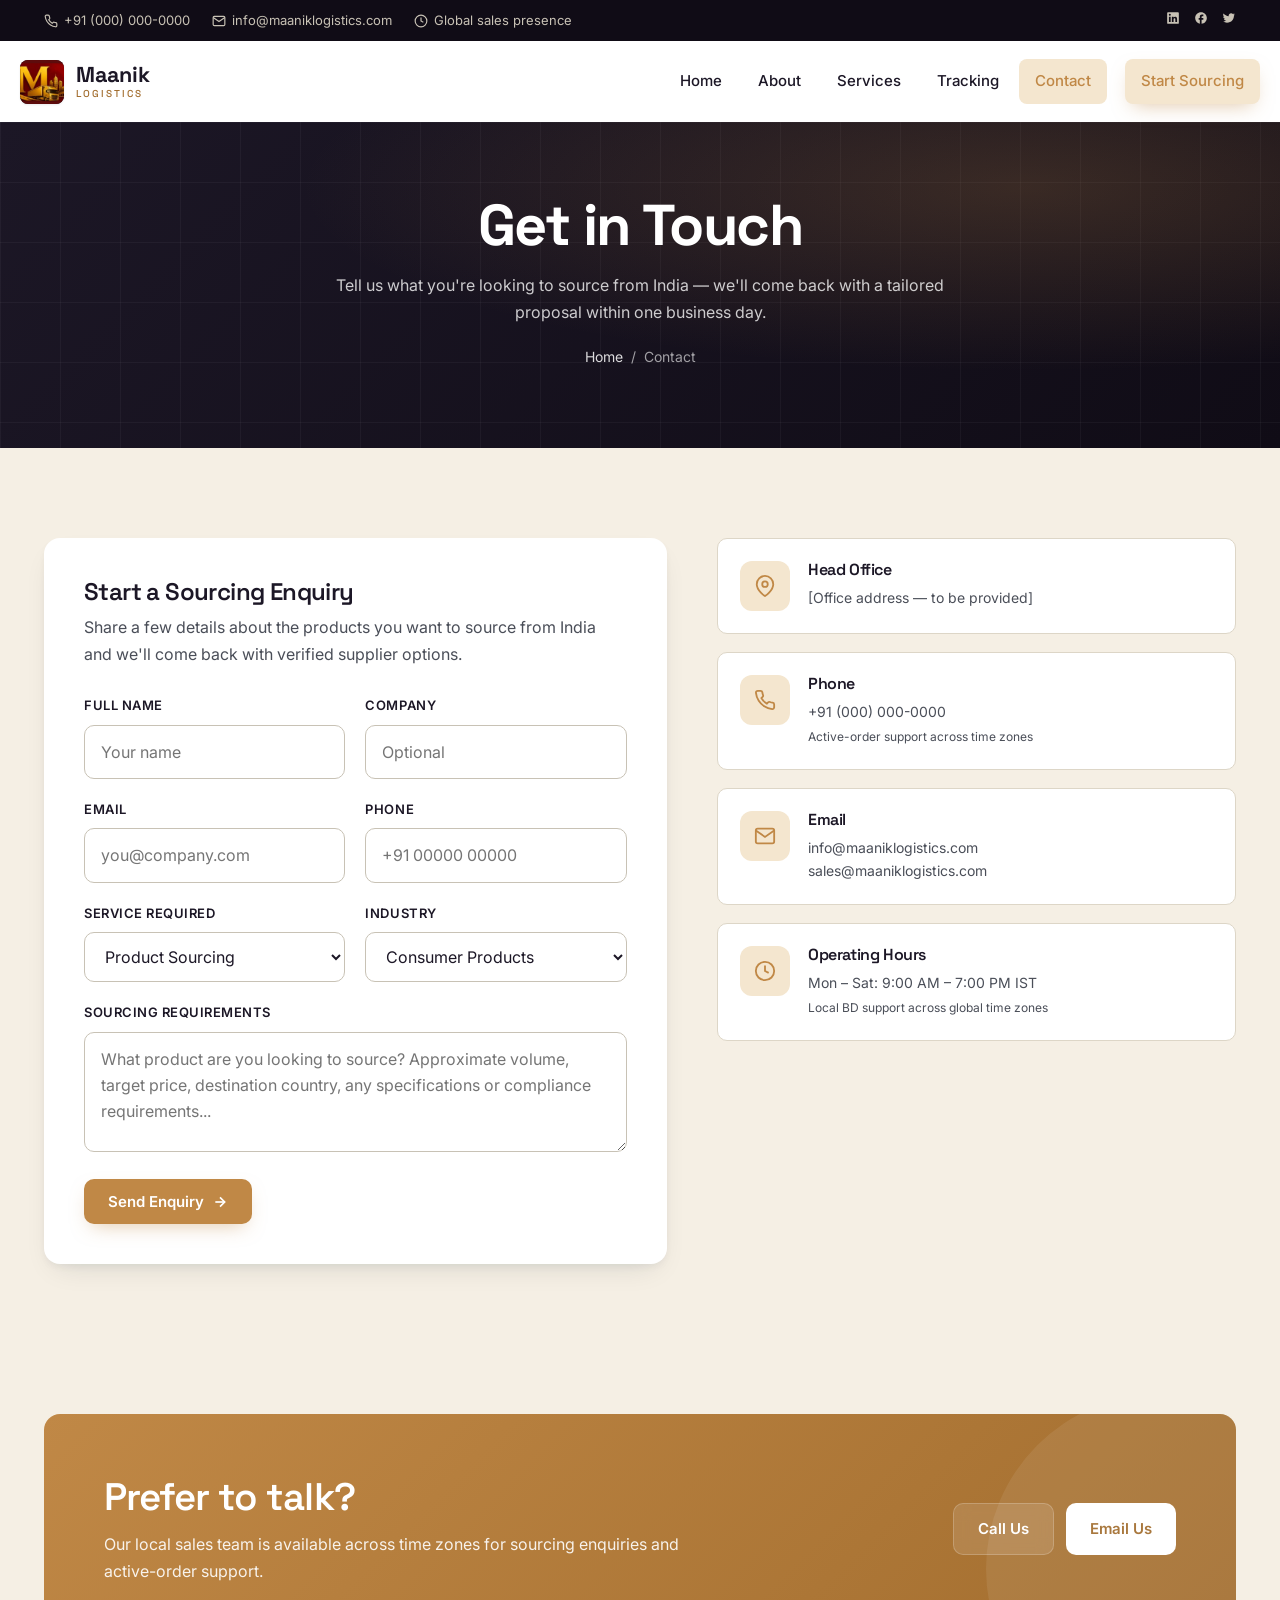
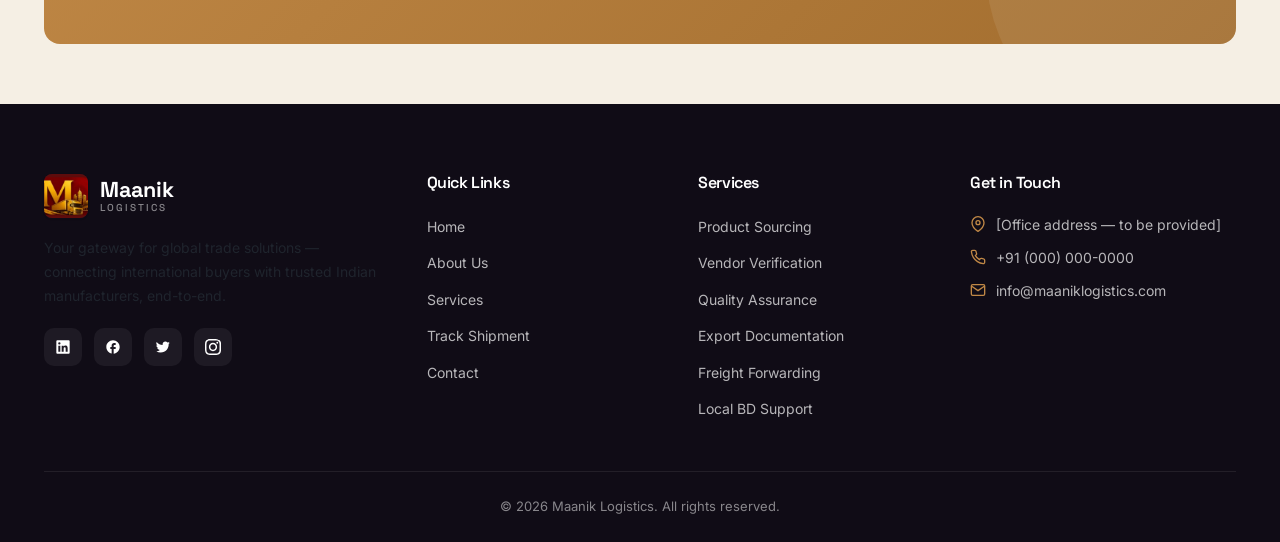
<file: contact.html>
<!DOCTYPE html>
<html lang="en">
<head>
  <meta charset="UTF-8" />
  <meta name="viewport" content="width=device-width, initial-scale=1.0" />
  <title>Contact — Maanik Logistics</title>
  <meta name="description" content="Get in touch with Maanik Logistics. Request a quote, ask a question, or talk to our team about your shipping needs." />
  <link rel="preconnect" href="https://fonts.googleapis.com" />
  <link rel="preconnect" href="https://fonts.gstatic.com" crossorigin />
  <link href="https://fonts.googleapis.com/css2?family=Inter:wght@400;500;600;700&family=Space+Grotesk:wght@500;600;700&display=swap" rel="stylesheet" />
  <link rel="stylesheet" href="styles.css" />
</head>
<body>

  <div class="topbar">
    <div class="container">
      <div class="topbar-info">
        <a href="tel:+910000000000"><svg viewBox="0 0 24 24" fill="none" stroke="currentColor" stroke-width="2"><path d="M22 16.92v3a2 2 0 0 1-2.18 2 19.79 19.79 0 0 1-8.63-3.07 19.5 19.5 0 0 1-6-6 19.79 19.79 0 0 1-3.07-8.67A2 2 0 0 1 4.11 2h3a2 2 0 0 1 2 1.72c.13.96.37 1.9.72 2.81a2 2 0 0 1-.45 2.11L8.09 9.91a16 16 0 0 0 6 6l1.27-1.27a2 2 0 0 1 2.11-.45c.91.35 1.85.59 2.81.72A2 2 0 0 1 22 16.92z"/></svg> +91 (000) 000-0000</a>
        <a href="mailto:info@maaniklogistics.com"><svg viewBox="0 0 24 24" fill="none" stroke="currentColor" stroke-width="2"><path d="M4 4h16c1.1 0 2 .9 2 2v12c0 1.1-.9 2-2 2H4c-1.1 0-2-.9-2-2V6c0-1.1.9-2 2-2z"/><path d="m22 6-10 7L2 6"/></svg> info@maaniklogistics.com</a>
        <span><svg viewBox="0 0 24 24" fill="none" stroke="currentColor" stroke-width="2"><circle cx="12" cy="12" r="10"/><polyline points="12 6 12 12 16 14"/></svg> Global sales presence</span>
      </div>
      <div class="topbar-social">
        <a href="#" aria-label="LinkedIn"><svg width="14" height="14" viewBox="0 0 24 24" fill="currentColor"><path d="M20.5 2h-17A1.5 1.5 0 0 0 2 3.5v17A1.5 1.5 0 0 0 3.5 22h17a1.5 1.5 0 0 0 1.5-1.5v-17A1.5 1.5 0 0 0 20.5 2zM8 19H5v-9h3zM6.5 8.25A1.75 1.75 0 1 1 8.3 6.5a1.78 1.78 0 0 1-1.8 1.75zM19 19h-3v-4.74c0-1.42-.6-1.93-1.38-1.93A1.74 1.74 0 0 0 13 14.19a.66.66 0 0 0 0 .14V19h-3v-9h2.9v1.3a3.11 3.11 0 0 1 2.7-1.4c1.55 0 3.36.86 3.36 3.66z"/></svg></a>
        <a href="#" aria-label="Facebook"><svg width="14" height="14" viewBox="0 0 24 24" fill="currentColor"><path d="M22 12c0-5.52-4.48-10-10-10S2 6.48 2 12c0 4.84 3.44 8.87 8 9.8V15H8v-3h2V9.5C10 7.57 11.57 6 13.5 6H16v3h-2c-.55 0-1 .45-1 1v2h3v3h-3v6.95c5.05-.5 9-4.76 9-9.95z"/></svg></a>
        <a href="#" aria-label="Twitter"><svg width="14" height="14" viewBox="0 0 24 24" fill="currentColor"><path d="M22 5.8c-.7.3-1.5.5-2.4.6.9-.5 1.5-1.3 1.8-2.3-.8.5-1.7.8-2.7 1-.8-.8-1.9-1.4-3.1-1.4-2.3 0-4.2 1.9-4.2 4.2 0 .3 0 .7.1 1C8 8.8 4.7 7 2.5 4.4 2.2 5 2 5.7 2 6.4c0 1.5.7 2.7 1.9 3.5-.7 0-1.3-.2-1.9-.5 0 2 1.4 3.7 3.3 4.1-.3.1-.7.1-1.1.1-.3 0-.5 0-.8-.1.5 1.6 2.1 2.9 4 2.9-1.5 1.1-3.3 1.8-5.3 1.8H2c1.9 1.2 4.1 1.9 6.5 1.9 7.8 0 12-6.4 12-12v-.5c.8-.6 1.5-1.3 2-2.2z"/></svg></a>
      </div>
    </div>
  </div>

  <header class="header">
    <div class="container nav">
      <a href="index.html" class="brand">
        <div class="brand-mark"><img src="maanik-mark-sq.png" alt="Maanik Logistics logo" /><span>M</span></div>
        <div class="brand-name">Maanik<small>Logistics</small></div>
      </a>
      <ul class="nav-links">
        <li><a href="index.html">Home</a></li>
        <li><a href="about.html">About</a></li>
        <li><a href="services.html">Services</a></li>
        <li><a href="tracking.html">Tracking</a></li>
        <li><a href="contact.html">Contact</a></li>
        <li><a href="contact.html" class="btn btn-primary nav-cta">Start Sourcing</a></li>
      </ul>
      <button class="menu-toggle" aria-label="Open menu">
        <svg viewBox="0 0 24 24" fill="none" stroke="currentColor" stroke-width="2"><line x1="3" y1="6" x2="21" y2="6"/><line x1="3" y1="12" x2="21" y2="12"/><line x1="3" y1="18" x2="21" y2="18"/></svg>
      </button>
    </div>
  </header>

  <section class="page-header">
    <div class="container">
      <h1>Get in Touch</h1>
      <p>Tell us what you're looking to source from India — we'll come back with a tailored proposal within one business day.</p>
      <div class="breadcrumbs"><a href="index.html">Home</a> / <span>Contact</span></div>
    </div>
  </section>

  <section class="section">
    <div class="container">
      <div class="contact-grid">
        <div class="form-card reveal">
          <h3 style="margin-bottom: 8px;">Start a Sourcing Enquiry</h3>
          <p style="margin-bottom: 28px; color: var(--slate-500);">Share a few details about the products you want to source from India and we'll come back with verified supplier options.</p>
          <form id="contact-form" class="form-grid">
            <div class="form-row-2">
              <div class="form-field">
                <label for="name">Full Name</label>
                <input id="name" type="text" required placeholder="Your name" />
              </div>
              <div class="form-field">
                <label for="company">Company</label>
                <input id="company" type="text" placeholder="Optional" />
              </div>
            </div>
            <div class="form-row-2">
              <div class="form-field">
                <label for="email">Email</label>
                <input id="email" type="email" required placeholder="you@company.com" />
              </div>
              <div class="form-field">
                <label for="phone">Phone</label>
                <input id="phone" type="tel" placeholder="+91 00000 00000" />
              </div>
            </div>
            <div class="form-row-2">
              <div class="form-field">
                <label for="service">Service Required</label>
                <select id="service">
                  <option>Product Sourcing</option>
                  <option>Vendor Verification</option>
                  <option>Quality Assurance</option>
                  <option>Export Documentation</option>
                  <option>Freight Forwarding</option>
                  <option>End-to-End Logistics</option>
                  <option>Local Sales &amp; BD Support</option>
                  <option>Not sure yet</option>
                </select>
              </div>
              <div class="form-field">
                <label for="industry">Industry</label>
                <select id="industry">
                  <option>Consumer Products</option>
                  <option>Textiles</option>
                  <option>Machinery</option>
                  <option>Auto Parts</option>
                  <option>Agricultural Products</option>
                  <option>Chemicals</option>
                  <option>Industrial Products</option>
                  <option>Home Décor</option>
                  <option>Handicrafts</option>
                  <option>FMCG Products</option>
                  <option>Other / Custom</option>
                </select>
              </div>
            </div>
            <div class="form-field">
              <label for="message">Sourcing Requirements</label>
              <textarea id="message" placeholder="What product are you looking to source? Approximate volume, target price, destination country, any specifications or compliance requirements..."></textarea>
            </div>
            <div style="display: flex; gap: 14px; align-items: center; flex-wrap: wrap;">
              <button type="submit" class="btn btn-primary">Send Enquiry
                <svg width="16" height="16" viewBox="0 0 24 24" fill="none" stroke="currentColor" stroke-width="2.5"><path d="M5 12h14"/><polyline points="12 5 19 12 12 19"/></svg>
              </button>
              <span id="contact-status" style="font-size: 14px;"></span>
            </div>
          </form>
        </div>

        <div>
          <div class="info-card-list">
            <div class="info-card">
              <div class="icon"><svg viewBox="0 0 24 24" fill="none" stroke="currentColor" stroke-width="2"><path d="M21 10c0 7-9 13-9 13s-9-6-9-13a9 9 0 0 1 18 0z"/><circle cx="12" cy="10" r="3"/></svg></div>
              <div>
                <h4>Head Office</h4>
                <p>[Office address — to be provided]</p>
              </div>
            </div>
            <div class="info-card">
              <div class="icon"><svg viewBox="0 0 24 24" fill="none" stroke="currentColor" stroke-width="2"><path d="M22 16.92v3a2 2 0 0 1-2.18 2 19.79 19.79 0 0 1-8.63-3.07 19.5 19.5 0 0 1-6-6 19.79 19.79 0 0 1-3.07-8.67A2 2 0 0 1 4.11 2h3a2 2 0 0 1 2 1.72c.13.96.37 1.9.72 2.81a2 2 0 0 1-.45 2.11L8.09 9.91a16 16 0 0 0 6 6l1.27-1.27a2 2 0 0 1 2.11-.45c.91.35 1.85.59 2.81.72A2 2 0 0 1 22 16.92z"/></svg></div>
              <div>
                <h4>Phone</h4>
                <p><a href="tel:+910000000000">+91 (000) 000-0000</a></p>
                <p style="font-size: 12px; margin-top: 4px;">Active-order support across time zones</p>
              </div>
            </div>
            <div class="info-card">
              <div class="icon"><svg viewBox="0 0 24 24" fill="none" stroke="currentColor" stroke-width="2"><path d="M4 4h16c1.1 0 2 .9 2 2v12c0 1.1-.9 2-2 2H4c-1.1 0-2-.9-2-2V6c0-1.1.9-2 2-2z"/><path d="m22 6-10 7L2 6"/></svg></div>
              <div>
                <h4>Email</h4>
                <p><a href="mailto:info@maaniklogistics.com">info@maaniklogistics.com</a></p>
                <p><a href="mailto:sales@maaniklogistics.com">sales@maaniklogistics.com</a></p>
              </div>
            </div>
            <div class="info-card">
              <div class="icon"><svg viewBox="0 0 24 24" fill="none" stroke="currentColor" stroke-width="2"><circle cx="12" cy="12" r="10"/><polyline points="12 6 12 12 16 14"/></svg></div>
              <div>
                <h4>Operating Hours</h4>
                <p>Mon – Sat: 9:00 AM – 7:00 PM IST</p>
                <p style="font-size: 12px; margin-top: 4px;">Local BD support across global time zones</p>
              </div>
            </div>
          </div>
        </div>
      </div>
    </div>
  </section>

  <section class="section-tight">
    <div class="container">
      <div class="cta-block reveal">
        <div>
          <h2>Prefer to talk?</h2>
          <p>Our local sales team is available across time zones for sourcing enquiries and active-order support.</p>
        </div>
        <div class="actions">
          <a href="tel:+910000000000" class="btn btn-light">Call Us</a>
          <a href="mailto:info@maaniklogistics.com" class="btn" style="background: white; color: var(--orange-600);">Email Us</a>
        </div>
      </div>
    </div>
  </section>

  <footer class="footer">
    <div class="container">
      <div class="footer-grid">
        <div class="footer-about">
          <a href="index.html" class="brand">
            <div class="brand-mark"><img src="maanik-mark-sq.png" alt="Maanik Logistics logo" /><span>M</span></div>
            <div class="brand-name" style="color:white;">Maanik<small>Logistics</small></div>
          </a>
          <p>Your gateway for global trade solutions — connecting international buyers with trusted Indian manufacturers, end-to-end.</p>
          <div class="footer-social">
            <a href="#" aria-label="LinkedIn"><svg viewBox="0 0 24 24" fill="currentColor"><path d="M20.5 2h-17A1.5 1.5 0 0 0 2 3.5v17A1.5 1.5 0 0 0 3.5 22h17a1.5 1.5 0 0 0 1.5-1.5v-17A1.5 1.5 0 0 0 20.5 2zM8 19H5v-9h3zM6.5 8.25A1.75 1.75 0 1 1 8.3 6.5a1.78 1.78 0 0 1-1.8 1.75zM19 19h-3v-4.74c0-1.42-.6-1.93-1.38-1.93A1.74 1.74 0 0 0 13 14.19a.66.66 0 0 0 0 .14V19h-3v-9h2.9v1.3a3.11 3.11 0 0 1 2.7-1.4c1.55 0 3.36.86 3.36 3.66z"/></svg></a>
            <a href="#" aria-label="Facebook"><svg viewBox="0 0 24 24" fill="currentColor"><path d="M22 12c0-5.52-4.48-10-10-10S2 6.48 2 12c0 4.84 3.44 8.87 8 9.8V15H8v-3h2V9.5C10 7.57 11.57 6 13.5 6H16v3h-2c-.55 0-1 .45-1 1v2h3v3h-3v6.95c5.05-.5 9-4.76 9-9.95z"/></svg></a>
            <a href="#" aria-label="Twitter"><svg viewBox="0 0 24 24" fill="currentColor"><path d="M22 5.8c-.7.3-1.5.5-2.4.6.9-.5 1.5-1.3 1.8-2.3-.8.5-1.7.8-2.7 1-.8-.8-1.9-1.4-3.1-1.4-2.3 0-4.2 1.9-4.2 4.2 0 .3 0 .7.1 1C8 8.8 4.7 7 2.5 4.4 2.2 5 2 5.7 2 6.4c0 1.5.7 2.7 1.9 3.5-.7 0-1.3-.2-1.9-.5 0 2 1.4 3.7 3.3 4.1-.3.1-.7.1-1.1.1-.3 0-.5 0-.8-.1.5 1.6 2.1 2.9 4 2.9-1.5 1.1-3.3 1.8-5.3 1.8H2c1.9 1.2 4.1 1.9 6.5 1.9 7.8 0 12-6.4 12-12v-.5c.8-.6 1.5-1.3 2-2.2z"/></svg></a>
            <a href="#" aria-label="Instagram"><svg viewBox="0 0 24 24" fill="currentColor"><path d="M12 2.2c3.2 0 3.6 0 4.8.1 1.2.1 1.8.2 2.2.4.6.2 1 .5 1.4.9.4.4.7.9.9 1.4.2.4.4 1.1.4 2.2.1 1.3.1 1.6.1 4.8s0 3.6-.1 4.8c-.1 1.2-.2 1.8-.4 2.2-.2.6-.5 1-.9 1.4-.4.4-.9.7-1.4.9-.4.2-1.1.4-2.2.4-1.3.1-1.6.1-4.8.1s-3.6 0-4.8-.1c-1.2-.1-1.8-.2-2.2-.4-.6-.2-1-.5-1.4-.9-.4-.4-.7-.9-.9-1.4-.2-.4-.4-1.1-.4-2.2-.1-1.3-.1-1.6-.1-4.8s0-3.6.1-4.8c.1-1.2.2-1.8.4-2.2.2-.6.5-1 .9-1.4.4-.4.9-.7 1.4-.9.4-.2 1.1-.4 2.2-.4 1.2-.1 1.6-.1 4.8-.1M12 0C8.7 0 8.3 0 7.1.1 5.8.1 5 .3 4.2.6c-.8.3-1.5.8-2.2 1.4S.9 3.4.6 4.2C.3 5 .1 5.8.1 7 0 8.3 0 8.7 0 12s0 3.7.1 4.9c.1 1.3.3 2.1.6 2.9.3.8.8 1.5 1.4 2.2.7.7 1.4 1.1 2.2 1.4.8.3 1.7.5 2.9.6 1.3.1 1.7.1 4.9.1s3.7 0 4.9-.1c1.3-.1 2.1-.3 2.9-.6.8-.3 1.5-.8 2.2-1.4.7-.7 1.1-1.4 1.4-2.2.3-.8.5-1.7.6-2.9.1-1.3.1-1.7.1-4.9s0-3.7-.1-4.9c-.1-1.3-.3-2.1-.6-2.9-.3-.8-.8-1.5-1.4-2.2C20.6 1.4 19.9.9 19.1.6c-.8-.3-1.7-.5-2.9-.6C15 0 14.6 0 11.3 0H12zm0 5.8c-3.4 0-6.2 2.8-6.2 6.2s2.8 6.2 6.2 6.2 6.2-2.8 6.2-6.2-2.8-6.2-6.2-6.2zm0 10.2c-2.2 0-4-1.8-4-4s1.8-4 4-4 4 1.8 4 4-1.8 4-4 4zm6.4-11.8c-.8 0-1.4.6-1.4 1.4 0 .8.6 1.4 1.4 1.4.8 0 1.4-.6 1.4-1.4.1-.8-.6-1.4-1.4-1.4z"/></svg></a>
          </div>
        </div>
        <div>
          <h5>Quick Links</h5>
          <ul>
            <li><a href="index.html">Home</a></li>
            <li><a href="about.html">About Us</a></li>
            <li><a href="services.html">Services</a></li>
            <li><a href="tracking.html">Track Shipment</a></li>
            <li><a href="contact.html">Contact</a></li>
          </ul>
        </div>
        <div>
          <h5>Services</h5>
          <ul>
            <li><a href="services.html#sourcing">Product Sourcing</a></li>
            <li><a href="services.html#verification">Vendor Verification</a></li>
            <li><a href="services.html#quality">Quality Assurance</a></li>
            <li><a href="services.html#documentation">Export Documentation</a></li>
            <li><a href="services.html#freight">Freight Forwarding</a></li>
            <li><a href="services.html#sales">Local BD Support</a></li>
          </ul>
        </div>
        <div>
          <h5>Get in Touch</h5>
          <ul class="footer-contact">
            <li><svg viewBox="0 0 24 24" fill="none" stroke="currentColor" stroke-width="2"><path d="M21 10c0 7-9 13-9 13s-9-6-9-13a9 9 0 0 1 18 0z"/><circle cx="12" cy="10" r="3"/></svg> [Office address — to be provided]</li>
            <li><svg viewBox="0 0 24 24" fill="none" stroke="currentColor" stroke-width="2"><path d="M22 16.92v3a2 2 0 0 1-2.18 2 19.79 19.79 0 0 1-8.63-3.07 19.5 19.5 0 0 1-6-6 19.79 19.79 0 0 1-3.07-8.67A2 2 0 0 1 4.11 2h3a2 2 0 0 1 2 1.72c.13.96.37 1.9.72 2.81a2 2 0 0 1-.45 2.11L8.09 9.91a16 16 0 0 0 6 6l1.27-1.27a2 2 0 0 1 2.11-.45c.91.35 1.85.59 2.81.72A2 2 0 0 1 22 16.92z"/></svg> <a href="tel:+910000000000">+91 (000) 000-0000</a></li>
            <li><svg viewBox="0 0 24 24" fill="none" stroke="currentColor" stroke-width="2"><path d="M4 4h16c1.1 0 2 .9 2 2v12c0 1.1-.9 2-2 2H4c-1.1 0-2-.9-2-2V6c0-1.1.9-2 2-2z"/><path d="m22 6-10 7L2 6"/></svg> <a href="mailto:info@maaniklogistics.com">info@maaniklogistics.com</a></li>
          </ul>
        </div>
      </div>
      <div class="footer-bottom">
        © <span id="year"></span> Maanik Logistics. All rights reserved.
      </div>
    </div>
  </footer>

  <script src="script.js"></script>
</body>
</html>
</file>
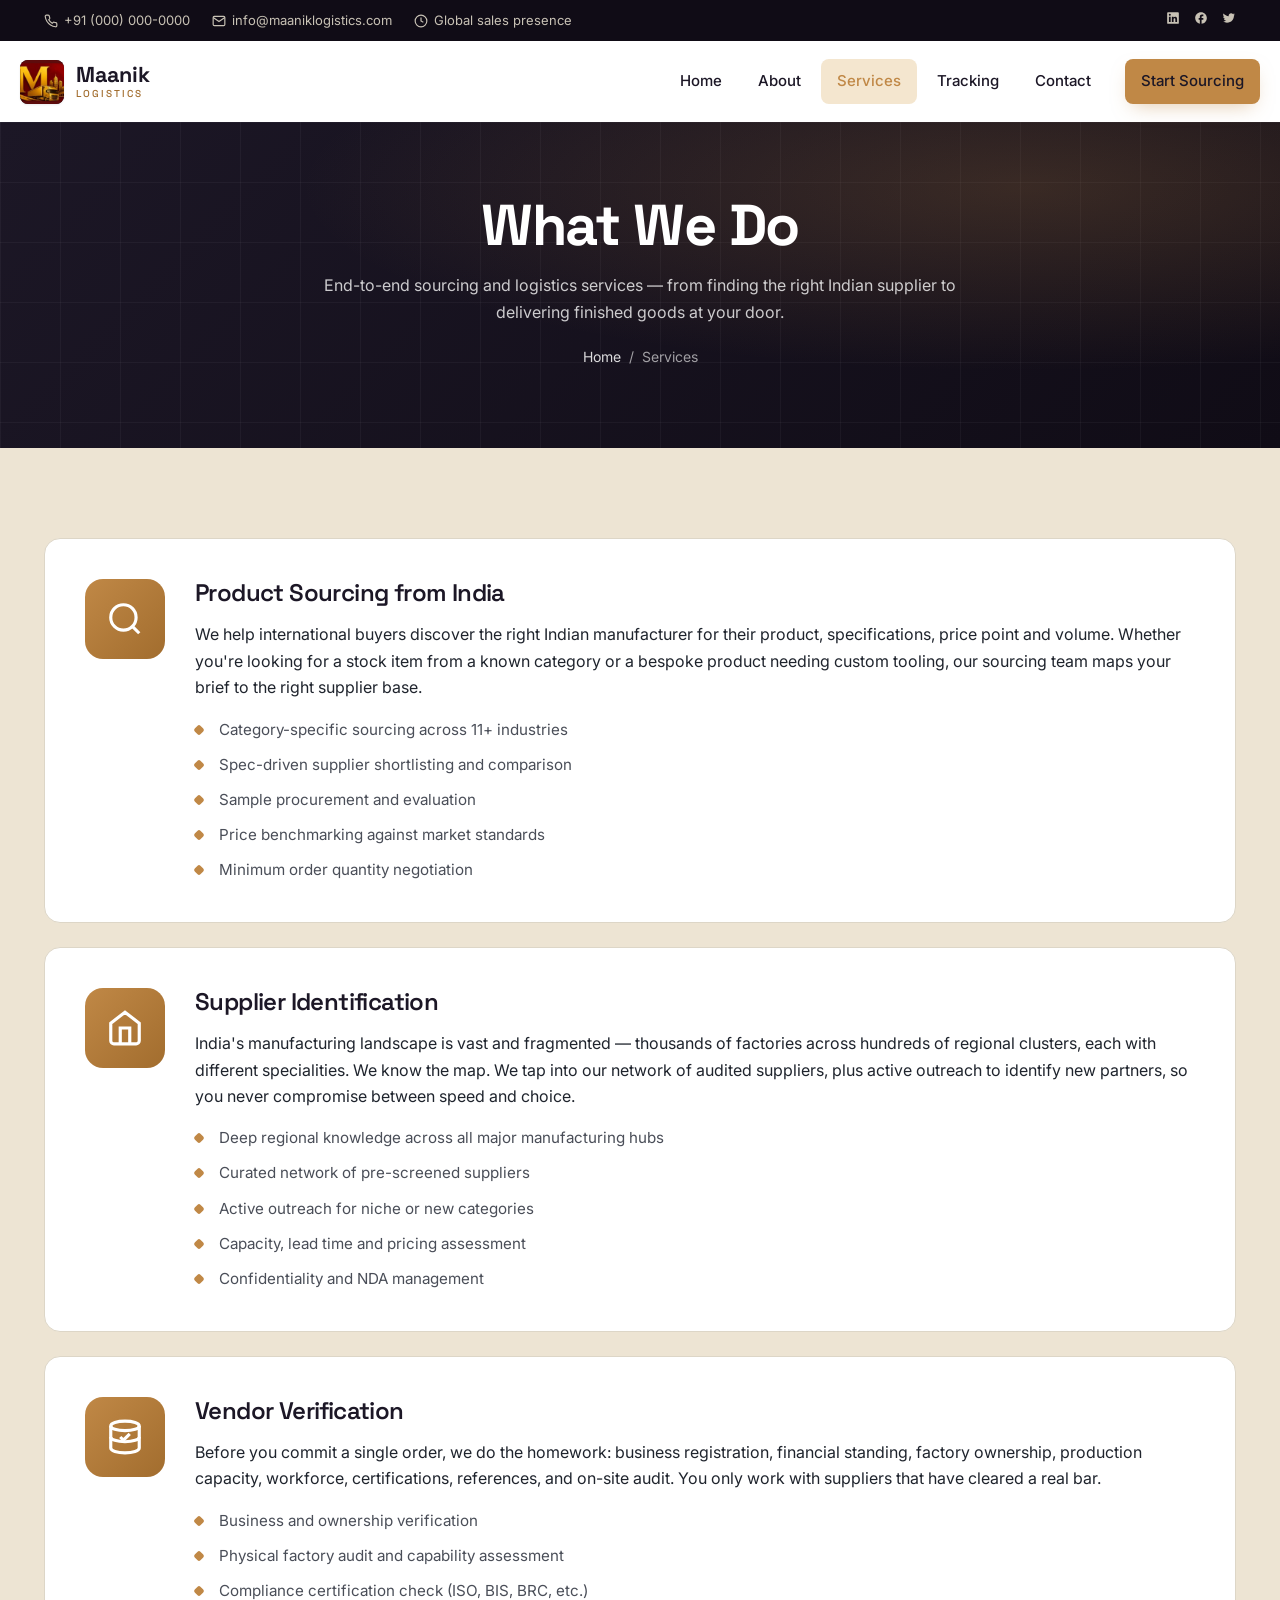
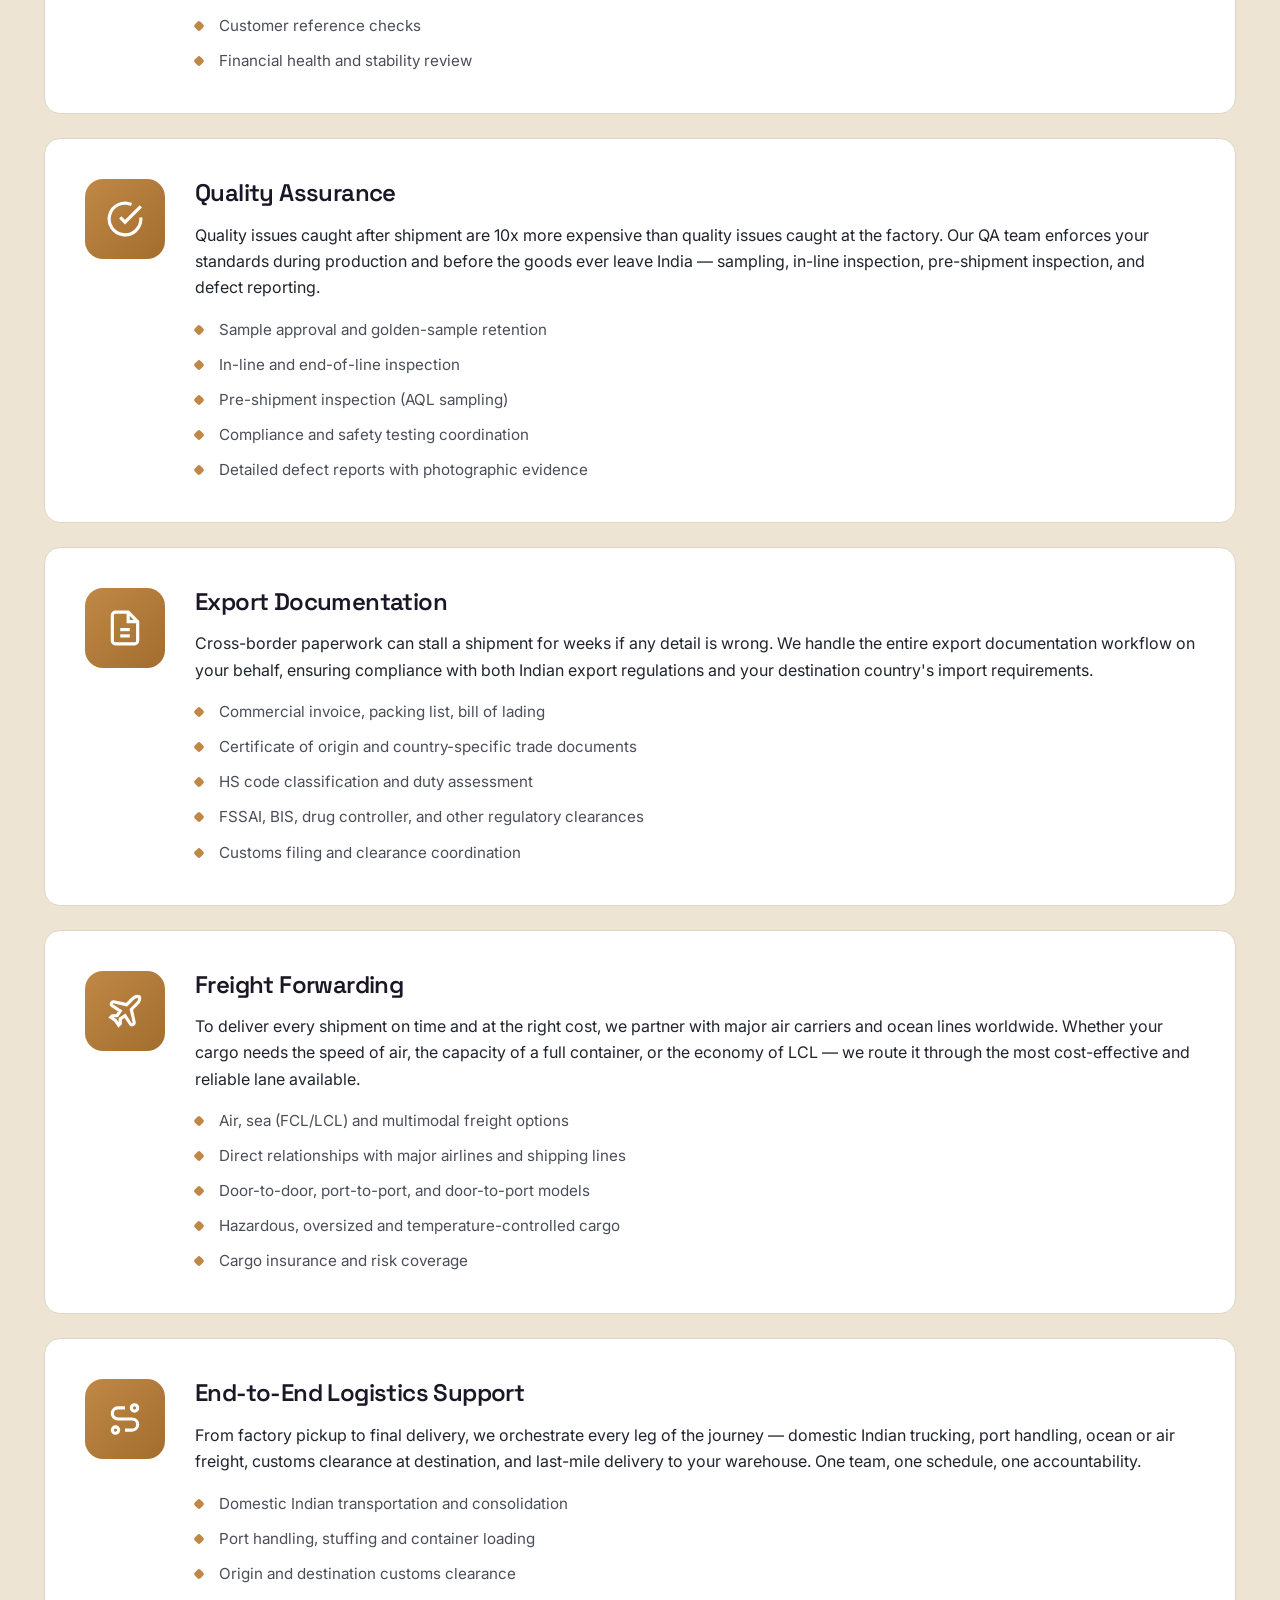
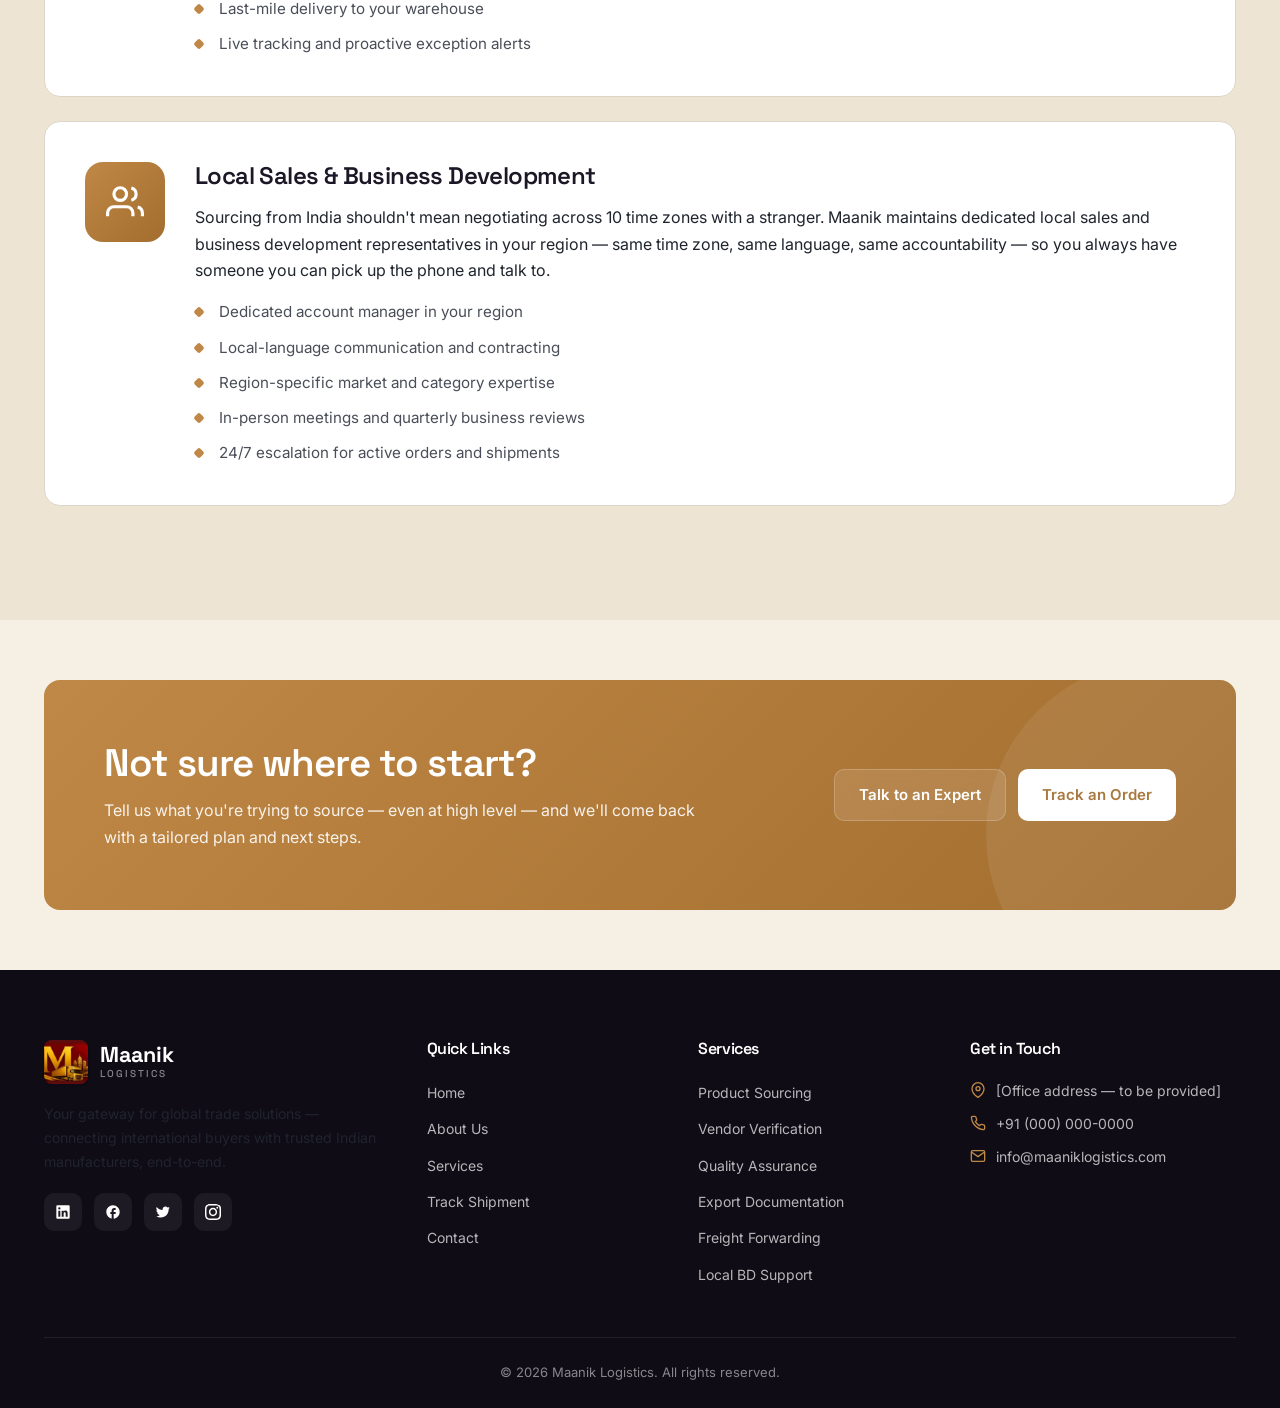
<file: services.html>
<!DOCTYPE html>
<html lang="en">
<head>
  <meta charset="UTF-8" />
  <meta name="viewport" content="width=device-width, initial-scale=1.0" />
  <title>Services — Maanik Logistics</title>
  <meta name="description" content="End-to-end sourcing services: Product Sourcing, Vendor Verification, Quality Assurance, Export Documentation, Freight Forwarding, and Local BD Support worldwide." />
  <link rel="preconnect" href="https://fonts.googleapis.com" />
  <link rel="preconnect" href="https://fonts.gstatic.com" crossorigin />
  <link href="https://fonts.googleapis.com/css2?family=Inter:wght@400;500;600;700&family=Space+Grotesk:wght@500;600;700&display=swap" rel="stylesheet" />
  <link rel="stylesheet" href="styles.css" />
</head>
<body>

  <div class="topbar">
    <div class="container">
      <div class="topbar-info">
        <a href="tel:+910000000000"><svg viewBox="0 0 24 24" fill="none" stroke="currentColor" stroke-width="2"><path d="M22 16.92v3a2 2 0 0 1-2.18 2 19.79 19.79 0 0 1-8.63-3.07 19.5 19.5 0 0 1-6-6 19.79 19.79 0 0 1-3.07-8.67A2 2 0 0 1 4.11 2h3a2 2 0 0 1 2 1.72c.13.96.37 1.9.72 2.81a2 2 0 0 1-.45 2.11L8.09 9.91a16 16 0 0 0 6 6l1.27-1.27a2 2 0 0 1 2.11-.45c.91.35 1.85.59 2.81.72A2 2 0 0 1 22 16.92z"/></svg> +91 (000) 000-0000</a>
        <a href="mailto:info@maaniklogistics.com"><svg viewBox="0 0 24 24" fill="none" stroke="currentColor" stroke-width="2"><path d="M4 4h16c1.1 0 2 .9 2 2v12c0 1.1-.9 2-2 2H4c-1.1 0-2-.9-2-2V6c0-1.1.9-2 2-2z"/><path d="m22 6-10 7L2 6"/></svg> info@maaniklogistics.com</a>
        <span><svg viewBox="0 0 24 24" fill="none" stroke="currentColor" stroke-width="2"><circle cx="12" cy="12" r="10"/><polyline points="12 6 12 12 16 14"/></svg> Global sales presence</span>
      </div>
      <div class="topbar-social">
        <a href="#" aria-label="LinkedIn"><svg width="14" height="14" viewBox="0 0 24 24" fill="currentColor"><path d="M20.5 2h-17A1.5 1.5 0 0 0 2 3.5v17A1.5 1.5 0 0 0 3.5 22h17a1.5 1.5 0 0 0 1.5-1.5v-17A1.5 1.5 0 0 0 20.5 2zM8 19H5v-9h3zM6.5 8.25A1.75 1.75 0 1 1 8.3 6.5a1.78 1.78 0 0 1-1.8 1.75zM19 19h-3v-4.74c0-1.42-.6-1.93-1.38-1.93A1.74 1.74 0 0 0 13 14.19a.66.66 0 0 0 0 .14V19h-3v-9h2.9v1.3a3.11 3.11 0 0 1 2.7-1.4c1.55 0 3.36.86 3.36 3.66z"/></svg></a>
        <a href="#" aria-label="Facebook"><svg width="14" height="14" viewBox="0 0 24 24" fill="currentColor"><path d="M22 12c0-5.52-4.48-10-10-10S2 6.48 2 12c0 4.84 3.44 8.87 8 9.8V15H8v-3h2V9.5C10 7.57 11.57 6 13.5 6H16v3h-2c-.55 0-1 .45-1 1v2h3v3h-3v6.95c5.05-.5 9-4.76 9-9.95z"/></svg></a>
        <a href="#" aria-label="Twitter"><svg width="14" height="14" viewBox="0 0 24 24" fill="currentColor"><path d="M22 5.8c-.7.3-1.5.5-2.4.6.9-.5 1.5-1.3 1.8-2.3-.8.5-1.7.8-2.7 1-.8-.8-1.9-1.4-3.1-1.4-2.3 0-4.2 1.9-4.2 4.2 0 .3 0 .7.1 1C8 8.8 4.7 7 2.5 4.4 2.2 5 2 5.7 2 6.4c0 1.5.7 2.7 1.9 3.5-.7 0-1.3-.2-1.9-.5 0 2 1.4 3.7 3.3 4.1-.3.1-.7.1-1.1.1-.3 0-.5 0-.8-.1.5 1.6 2.1 2.9 4 2.9-1.5 1.1-3.3 1.8-5.3 1.8H2c1.9 1.2 4.1 1.9 6.5 1.9 7.8 0 12-6.4 12-12v-.5c.8-.6 1.5-1.3 2-2.2z"/></svg></a>
      </div>
    </div>
  </div>

  <header class="header">
    <div class="container nav">
      <a href="index.html" class="brand">
        <div class="brand-mark"><img src="maanik-mark-sq.png" alt="Maanik Logistics logo" /><span>M</span></div>
        <div class="brand-name">Maanik<small>Logistics</small></div>
      </a>
      <ul class="nav-links">
        <li><a href="index.html">Home</a></li>
        <li><a href="about.html">About</a></li>
        <li><a href="services.html">Services</a></li>
        <li><a href="tracking.html">Tracking</a></li>
        <li><a href="contact.html">Contact</a></li>
        <li><a href="contact.html" class="btn btn-primary nav-cta">Start Sourcing</a></li>
      </ul>
      <button class="menu-toggle" aria-label="Open menu">
        <svg viewBox="0 0 24 24" fill="none" stroke="currentColor" stroke-width="2"><line x1="3" y1="6" x2="21" y2="6"/><line x1="3" y1="12" x2="21" y2="12"/><line x1="3" y1="18" x2="21" y2="18"/></svg>
      </button>
    </div>
  </header>

  <section class="page-header">
    <div class="container">
      <h1>What We Do</h1>
      <p>End-to-end sourcing and logistics services — from finding the right Indian supplier to delivering finished goods at your door.</p>
      <div class="breadcrumbs"><a href="index.html">Home</a> / <span>Services</span></div>
    </div>
  </section>

  <section class="section section-light">
    <div class="container">

      <div class="service-detail reveal" id="sourcing">
        <div class="big-icon">
          <svg viewBox="0 0 24 24" fill="none" stroke="currentColor" stroke-width="2"><circle cx="11" cy="11" r="8"/><line x1="21" y1="21" x2="16.65" y2="16.65"/></svg>
        </div>
        <div>
          <h3>Product Sourcing from India</h3>
          <p>We help international buyers discover the right Indian manufacturer for their product, specifications, price point and volume. Whether you're looking for a stock item from a known category or a bespoke product needing custom tooling, our sourcing team maps your brief to the right supplier base.</p>
          <ul>
            <li>Category-specific sourcing across 11+ industries</li>
            <li>Spec-driven supplier shortlisting and comparison</li>
            <li>Sample procurement and evaluation</li>
            <li>Price benchmarking against market standards</li>
            <li>Minimum order quantity negotiation</li>
          </ul>
        </div>
      </div>

      <div class="service-detail reveal" id="identification">
        <div class="big-icon">
          <svg viewBox="0 0 24 24" fill="none" stroke="currentColor" stroke-width="2"><path d="M3 9l9-7 9 7v11a2 2 0 0 1-2 2H5a2 2 0 0 1-2-2z"/><polyline points="9 22 9 12 15 12 15 22"/></svg>
        </div>
        <div>
          <h3>Supplier Identification</h3>
          <p>India's manufacturing landscape is vast and fragmented — thousands of factories across hundreds of regional clusters, each with different specialities. We know the map. We tap into our network of audited suppliers, plus active outreach to identify new partners, so you never compromise between speed and choice.</p>
          <ul>
            <li>Deep regional knowledge across all major manufacturing hubs</li>
            <li>Curated network of pre-screened suppliers</li>
            <li>Active outreach for niche or new categories</li>
            <li>Capacity, lead time and pricing assessment</li>
            <li>Confidentiality and NDA management</li>
          </ul>
        </div>
      </div>

      <div class="service-detail reveal" id="verification">
        <div class="big-icon">
          <svg viewBox="0 0 24 24" fill="none" stroke="currentColor" stroke-width="2"><path d="M9 12l2 2 4-4"/><path d="M21 12c0 1.66-4 3-9 3s-9-1.34-9-3"/><path d="M3 5v14c0 1.66 4 3 9 3s9-1.34 9-3V5"/><path d="M3 5c0-1.66 4-3 9-3s9 1.34 9 3v0c0 1.66-4 3-9 3s-9-1.34-9-3z"/></svg>
        </div>
        <div>
          <h3>Vendor Verification</h3>
          <p>Before you commit a single order, we do the homework: business registration, financial standing, factory ownership, production capacity, workforce, certifications, references, and on-site audit. You only work with suppliers that have cleared a real bar.</p>
          <ul>
            <li>Business and ownership verification</li>
            <li>Physical factory audit and capability assessment</li>
            <li>Compliance certification check (ISO, BIS, BRC, etc.)</li>
            <li>Customer reference checks</li>
            <li>Financial health and stability review</li>
          </ul>
        </div>
      </div>

      <div class="service-detail reveal" id="quality">
        <div class="big-icon">
          <svg viewBox="0 0 24 24" fill="none" stroke="currentColor" stroke-width="2"><path d="M22 11.08V12a10 10 0 1 1-5.93-9.14"/><polyline points="22 4 12 14.01 9 11.01"/></svg>
        </div>
        <div>
          <h3>Quality Assurance</h3>
          <p>Quality issues caught after shipment are 10x more expensive than quality issues caught at the factory. Our QA team enforces your standards during production and before the goods ever leave India — sampling, in-line inspection, pre-shipment inspection, and defect reporting.</p>
          <ul>
            <li>Sample approval and golden-sample retention</li>
            <li>In-line and end-of-line inspection</li>
            <li>Pre-shipment inspection (AQL sampling)</li>
            <li>Compliance and safety testing coordination</li>
            <li>Detailed defect reports with photographic evidence</li>
          </ul>
        </div>
      </div>

      <div class="service-detail reveal" id="documentation">
        <div class="big-icon">
          <svg viewBox="0 0 24 24" fill="none" stroke="currentColor" stroke-width="2"><path d="M14 2H6a2 2 0 0 0-2 2v16a2 2 0 0 0 2 2h12a2 2 0 0 0 2-2V8z"/><polyline points="14 2 14 8 20 8"/><line x1="9" y1="13" x2="15" y2="13"/><line x1="9" y1="17" x2="15" y2="17"/></svg>
        </div>
        <div>
          <h3>Export Documentation</h3>
          <p>Cross-border paperwork can stall a shipment for weeks if any detail is wrong. We handle the entire export documentation workflow on your behalf, ensuring compliance with both Indian export regulations and your destination country's import requirements.</p>
          <ul>
            <li>Commercial invoice, packing list, bill of lading</li>
            <li>Certificate of origin and country-specific trade documents</li>
            <li>HS code classification and duty assessment</li>
            <li>FSSAI, BIS, drug controller, and other regulatory clearances</li>
            <li>Customs filing and clearance coordination</li>
          </ul>
        </div>
      </div>

      <div class="service-detail reveal" id="freight">
        <div class="big-icon">
          <svg viewBox="0 0 24 24" fill="none" stroke="currentColor" stroke-width="2"><path d="M17.8 19.2 16 11l3.5-3.5C21 6 21.5 4 21 3c-1-.5-3 0-4.5 1.5L13 8 4.8 6.2c-.5-.1-.9.1-1.1.5l-.3.5c-.2.5-.1 1 .3 1.3L9 12l-2 3H4l-1 1 3 2 2 3 1-1v-3l3-2 3.5 5.3c.3.4.8.5 1.3.3l.5-.2c.4-.3.6-.7.5-1.2z"/></svg>
        </div>
        <div>
          <h3>Freight Forwarding</h3>
          <p>To deliver every shipment on time and at the right cost, we partner with major air carriers and ocean lines worldwide. Whether your cargo needs the speed of air, the capacity of a full container, or the economy of LCL — we route it through the most cost-effective and reliable lane available.</p>
          <ul>
            <li>Air, sea (FCL/LCL) and multimodal freight options</li>
            <li>Direct relationships with major airlines and shipping lines</li>
            <li>Door-to-door, port-to-port, and door-to-port models</li>
            <li>Hazardous, oversized and temperature-controlled cargo</li>
            <li>Cargo insurance and risk coverage</li>
          </ul>
        </div>
      </div>

      <div class="service-detail reveal" id="logistics">
        <div class="big-icon">
          <svg viewBox="0 0 24 24" fill="none" stroke="currentColor" stroke-width="2"><circle cx="6" cy="19" r="2"/><circle cx="18" cy="5" r="2"/><path d="M12 19h4.5a3.5 3.5 0 0 0 0-7h-9a3.5 3.5 0 0 1 0-7H12"/></svg>
        </div>
        <div>
          <h3>End-to-End Logistics Support</h3>
          <p>From factory pickup to final delivery, we orchestrate every leg of the journey — domestic Indian trucking, port handling, ocean or air freight, customs clearance at destination, and last-mile delivery to your warehouse. One team, one schedule, one accountability.</p>
          <ul>
            <li>Domestic Indian transportation and consolidation</li>
            <li>Port handling, stuffing and container loading</li>
            <li>Origin and destination customs clearance</li>
            <li>Last-mile delivery to your warehouse</li>
            <li>Live tracking and proactive exception alerts</li>
          </ul>
        </div>
      </div>

      <div class="service-detail reveal" id="sales">
        <div class="big-icon">
          <svg viewBox="0 0 24 24" fill="none" stroke="currentColor" stroke-width="2"><path d="M17 21v-2a4 4 0 0 0-4-4H5a4 4 0 0 0-4 4v2"/><circle cx="9" cy="7" r="4"/><path d="M23 21v-2a4 4 0 0 0-3-3.87"/><path d="M16 3.13a4 4 0 0 1 0 7.75"/></svg>
        </div>
        <div>
          <h3>Local Sales &amp; Business Development</h3>
          <p>Sourcing from India shouldn't mean negotiating across 10 time zones with a stranger. Maanik maintains dedicated local sales and business development representatives in your region — same time zone, same language, same accountability — so you always have someone you can pick up the phone and talk to.</p>
          <ul>
            <li>Dedicated account manager in your region</li>
            <li>Local-language communication and contracting</li>
            <li>Region-specific market and category expertise</li>
            <li>In-person meetings and quarterly business reviews</li>
            <li>24/7 escalation for active orders and shipments</li>
          </ul>
        </div>
      </div>

    </div>
  </section>

  <section class="section-tight">
    <div class="container">
      <div class="cta-block reveal">
        <div>
          <h2>Not sure where to start?</h2>
          <p>Tell us what you're trying to source — even at high level — and we'll come back with a tailored plan and next steps.</p>
        </div>
        <div class="actions">
          <a href="contact.html" class="btn btn-light">Talk to an Expert</a>
          <a href="tracking.html" class="btn" style="background: white; color: var(--copper-600);">Track an Order</a>
        </div>
      </div>
    </div>
  </section>

  <footer class="footer">
    <div class="container">
      <div class="footer-grid">
        <div class="footer-about">
          <a href="index.html" class="brand">
            <div class="brand-mark"><img src="maanik-mark-sq.png" alt="Maanik Logistics logo" /><span>M</span></div>
            <div class="brand-name" style="color:white;">Maanik<small>Logistics</small></div>
          </a>
          <p>Your gateway for global trade solutions — connecting international buyers with trusted Indian manufacturers, end-to-end.</p>
          <div class="footer-social">
            <a href="#" aria-label="LinkedIn"><svg viewBox="0 0 24 24" fill="currentColor"><path d="M20.5 2h-17A1.5 1.5 0 0 0 2 3.5v17A1.5 1.5 0 0 0 3.5 22h17a1.5 1.5 0 0 0 1.5-1.5v-17A1.5 1.5 0 0 0 20.5 2zM8 19H5v-9h3zM6.5 8.25A1.75 1.75 0 1 1 8.3 6.5a1.78 1.78 0 0 1-1.8 1.75zM19 19h-3v-4.74c0-1.42-.6-1.93-1.38-1.93A1.74 1.74 0 0 0 13 14.19a.66.66 0 0 0 0 .14V19h-3v-9h2.9v1.3a3.11 3.11 0 0 1 2.7-1.4c1.55 0 3.36.86 3.36 3.66z"/></svg></a>
            <a href="#" aria-label="Facebook"><svg viewBox="0 0 24 24" fill="currentColor"><path d="M22 12c0-5.52-4.48-10-10-10S2 6.48 2 12c0 4.84 3.44 8.87 8 9.8V15H8v-3h2V9.5C10 7.57 11.57 6 13.5 6H16v3h-2c-.55 0-1 .45-1 1v2h3v3h-3v6.95c5.05-.5 9-4.76 9-9.95z"/></svg></a>
            <a href="#" aria-label="Twitter"><svg viewBox="0 0 24 24" fill="currentColor"><path d="M22 5.8c-.7.3-1.5.5-2.4.6.9-.5 1.5-1.3 1.8-2.3-.8.5-1.7.8-2.7 1-.8-.8-1.9-1.4-3.1-1.4-2.3 0-4.2 1.9-4.2 4.2 0 .3 0 .7.1 1C8 8.8 4.7 7 2.5 4.4 2.2 5 2 5.7 2 6.4c0 1.5.7 2.7 1.9 3.5-.7 0-1.3-.2-1.9-.5 0 2 1.4 3.7 3.3 4.1-.3.1-.7.1-1.1.1-.3 0-.5 0-.8-.1.5 1.6 2.1 2.9 4 2.9-1.5 1.1-3.3 1.8-5.3 1.8H2c1.9 1.2 4.1 1.9 6.5 1.9 7.8 0 12-6.4 12-12v-.5c.8-.6 1.5-1.3 2-2.2z"/></svg></a>
            <a href="#" aria-label="Instagram"><svg viewBox="0 0 24 24" fill="currentColor"><path d="M12 2.2c3.2 0 3.6 0 4.8.1 1.2.1 1.8.2 2.2.4.6.2 1 .5 1.4.9.4.4.7.9.9 1.4.2.4.4 1.1.4 2.2.1 1.3.1 1.6.1 4.8s0 3.6-.1 4.8c-.1 1.2-.2 1.8-.4 2.2-.2.6-.5 1-.9 1.4-.4.4-.9.7-1.4.9-.4.2-1.1.4-2.2.4-1.3.1-1.6.1-4.8.1s-3.6 0-4.8-.1c-1.2-.1-1.8-.2-2.2-.4-.6-.2-1-.5-1.4-.9-.4-.4-.7-.9-.9-1.4-.2-.4-.4-1.1-.4-2.2-.1-1.3-.1-1.6-.1-4.8s0-3.6.1-4.8c.1-1.2.2-1.8.4-2.2.2-.6.5-1 .9-1.4.4-.4.9-.7 1.4-.9.4-.2 1.1-.4 2.2-.4 1.2-.1 1.6-.1 4.8-.1M12 0C8.7 0 8.3 0 7.1.1 5.8.1 5 .3 4.2.6c-.8.3-1.5.8-2.2 1.4S.9 3.4.6 4.2C.3 5 .1 5.8.1 7 0 8.3 0 8.7 0 12s0 3.7.1 4.9c.1 1.3.3 2.1.6 2.9.3.8.8 1.5 1.4 2.2.7.7 1.4 1.1 2.2 1.4.8.3 1.7.5 2.9.6 1.3.1 1.7.1 4.9.1s3.7 0 4.9-.1c1.3-.1 2.1-.3 2.9-.6.8-.3 1.5-.8 2.2-1.4.7-.7 1.1-1.4 1.4-2.2.3-.8.5-1.7.6-2.9.1-1.3.1-1.7.1-4.9s0-3.7-.1-4.9c-.1-1.3-.3-2.1-.6-2.9-.3-.8-.8-1.5-1.4-2.2C20.6 1.4 19.9.9 19.1.6c-.8-.3-1.7-.5-2.9-.6C15 0 14.6 0 11.3 0H12zm0 5.8c-3.4 0-6.2 2.8-6.2 6.2s2.8 6.2 6.2 6.2 6.2-2.8 6.2-6.2-2.8-6.2-6.2-6.2zm0 10.2c-2.2 0-4-1.8-4-4s1.8-4 4-4 4 1.8 4 4-1.8 4-4 4zm6.4-11.8c-.8 0-1.4.6-1.4 1.4 0 .8.6 1.4 1.4 1.4.8 0 1.4-.6 1.4-1.4.1-.8-.6-1.4-1.4-1.4z"/></svg></a>
          </div>
        </div>
        <div>
          <h5>Quick Links</h5>
          <ul>
            <li><a href="index.html">Home</a></li>
            <li><a href="about.html">About Us</a></li>
            <li><a href="services.html">Services</a></li>
            <li><a href="tracking.html">Track Shipment</a></li>
            <li><a href="contact.html">Contact</a></li>
          </ul>
        </div>
        <div>
          <h5>Services</h5>
          <ul>
            <li><a href="services.html#sourcing">Product Sourcing</a></li>
            <li><a href="services.html#verification">Vendor Verification</a></li>
            <li><a href="services.html#quality">Quality Assurance</a></li>
            <li><a href="services.html#documentation">Export Documentation</a></li>
            <li><a href="services.html#freight">Freight Forwarding</a></li>
            <li><a href="services.html#sales">Local BD Support</a></li>
          </ul>
        </div>
        <div>
          <h5>Get in Touch</h5>
          <ul class="footer-contact">
            <li><svg viewBox="0 0 24 24" fill="none" stroke="currentColor" stroke-width="2"><path d="M21 10c0 7-9 13-9 13s-9-6-9-13a9 9 0 0 1 18 0z"/><circle cx="12" cy="10" r="3"/></svg> [Office address — to be provided]</li>
            <li><svg viewBox="0 0 24 24" fill="none" stroke="currentColor" stroke-width="2"><path d="M22 16.92v3a2 2 0 0 1-2.18 2 19.79 19.79 0 0 1-8.63-3.07 19.5 19.5 0 0 1-6-6 19.79 19.79 0 0 1-3.07-8.67A2 2 0 0 1 4.11 2h3a2 2 0 0 1 2 1.72c.13.96.37 1.9.72 2.81a2 2 0 0 1-.45 2.11L8.09 9.91a16 16 0 0 0 6 6l1.27-1.27a2 2 0 0 1 2.11-.45c.91.35 1.85.59 2.81.72A2 2 0 0 1 22 16.92z"/></svg> <a href="tel:+910000000000">+91 (000) 000-0000</a></li>
            <li><svg viewBox="0 0 24 24" fill="none" stroke="currentColor" stroke-width="2"><path d="M4 4h16c1.1 0 2 .9 2 2v12c0 1.1-.9 2-2 2H4c-1.1 0-2-.9-2-2V6c0-1.1.9-2 2-2z"/><path d="m22 6-10 7L2 6"/></svg> <a href="mailto:info@maaniklogistics.com">info@maaniklogistics.com</a></li>
          </ul>
        </div>
      </div>
      <div class="footer-bottom">
        © <span id="year"></span> Maanik Logistics. All rights reserved.
      </div>
    </div>
  </footer>

  <script src="script.js"></script>
</body>
</html>
</file>
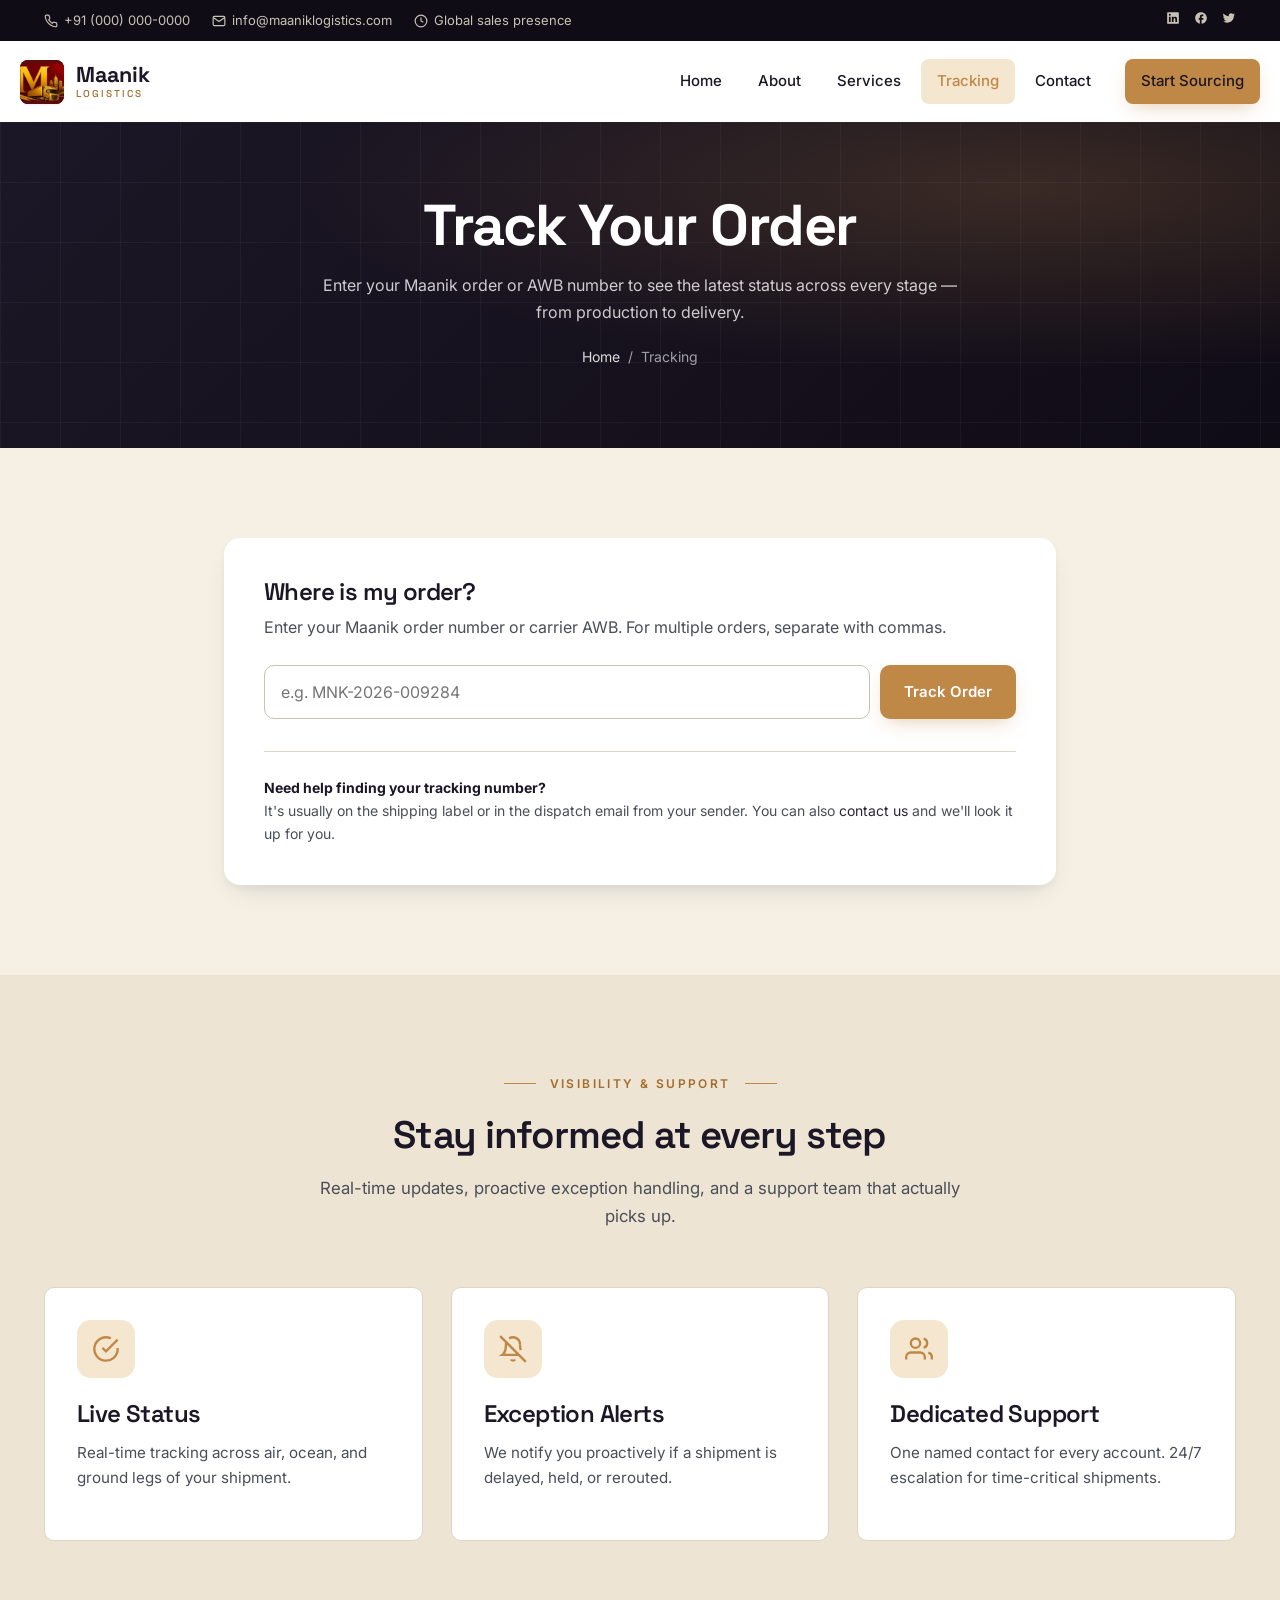
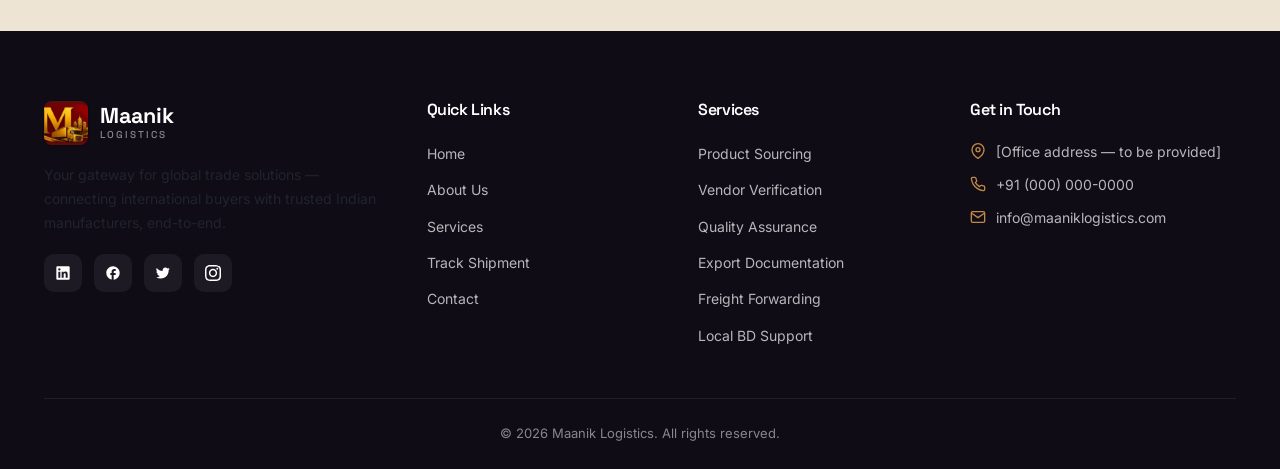
<file: tracking.html>
<!DOCTYPE html>
<html lang="en">
<head>
  <meta charset="UTF-8" />
  <meta name="viewport" content="width=device-width, initial-scale=1.0" />
  <title>Track Shipment — Maanik Logistics</title>
  <meta name="description" content="Track your Maanik Logistics shipment in real time. Enter your AWB or tracking number to see the latest status." />
  <link rel="preconnect" href="https://fonts.googleapis.com" />
  <link rel="preconnect" href="https://fonts.gstatic.com" crossorigin />
  <link href="https://fonts.googleapis.com/css2?family=Inter:wght@400;500;600;700&family=Space+Grotesk:wght@500;600;700&display=swap" rel="stylesheet" />
  <link rel="stylesheet" href="styles.css" />
</head>
<body>

  <div class="topbar">
    <div class="container">
      <div class="topbar-info">
        <a href="tel:+910000000000"><svg viewBox="0 0 24 24" fill="none" stroke="currentColor" stroke-width="2"><path d="M22 16.92v3a2 2 0 0 1-2.18 2 19.79 19.79 0 0 1-8.63-3.07 19.5 19.5 0 0 1-6-6 19.79 19.79 0 0 1-3.07-8.67A2 2 0 0 1 4.11 2h3a2 2 0 0 1 2 1.72c.13.96.37 1.9.72 2.81a2 2 0 0 1-.45 2.11L8.09 9.91a16 16 0 0 0 6 6l1.27-1.27a2 2 0 0 1 2.11-.45c.91.35 1.85.59 2.81.72A2 2 0 0 1 22 16.92z"/></svg> +91 (000) 000-0000</a>
        <a href="mailto:info@maaniklogistics.com"><svg viewBox="0 0 24 24" fill="none" stroke="currentColor" stroke-width="2"><path d="M4 4h16c1.1 0 2 .9 2 2v12c0 1.1-.9 2-2 2H4c-1.1 0-2-.9-2-2V6c0-1.1.9-2 2-2z"/><path d="m22 6-10 7L2 6"/></svg> info@maaniklogistics.com</a>
        <span><svg viewBox="0 0 24 24" fill="none" stroke="currentColor" stroke-width="2"><circle cx="12" cy="12" r="10"/><polyline points="12 6 12 12 16 14"/></svg> Global sales presence</span>
      </div>
      <div class="topbar-social">
        <a href="#" aria-label="LinkedIn"><svg width="14" height="14" viewBox="0 0 24 24" fill="currentColor"><path d="M20.5 2h-17A1.5 1.5 0 0 0 2 3.5v17A1.5 1.5 0 0 0 3.5 22h17a1.5 1.5 0 0 0 1.5-1.5v-17A1.5 1.5 0 0 0 20.5 2zM8 19H5v-9h3zM6.5 8.25A1.75 1.75 0 1 1 8.3 6.5a1.78 1.78 0 0 1-1.8 1.75zM19 19h-3v-4.74c0-1.42-.6-1.93-1.38-1.93A1.74 1.74 0 0 0 13 14.19a.66.66 0 0 0 0 .14V19h-3v-9h2.9v1.3a3.11 3.11 0 0 1 2.7-1.4c1.55 0 3.36.86 3.36 3.66z"/></svg></a>
        <a href="#" aria-label="Facebook"><svg width="14" height="14" viewBox="0 0 24 24" fill="currentColor"><path d="M22 12c0-5.52-4.48-10-10-10S2 6.48 2 12c0 4.84 3.44 8.87 8 9.8V15H8v-3h2V9.5C10 7.57 11.57 6 13.5 6H16v3h-2c-.55 0-1 .45-1 1v2h3v3h-3v6.95c5.05-.5 9-4.76 9-9.95z"/></svg></a>
        <a href="#" aria-label="Twitter"><svg width="14" height="14" viewBox="0 0 24 24" fill="currentColor"><path d="M22 5.8c-.7.3-1.5.5-2.4.6.9-.5 1.5-1.3 1.8-2.3-.8.5-1.7.8-2.7 1-.8-.8-1.9-1.4-3.1-1.4-2.3 0-4.2 1.9-4.2 4.2 0 .3 0 .7.1 1C8 8.8 4.7 7 2.5 4.4 2.2 5 2 5.7 2 6.4c0 1.5.7 2.7 1.9 3.5-.7 0-1.3-.2-1.9-.5 0 2 1.4 3.7 3.3 4.1-.3.1-.7.1-1.1.1-.3 0-.5 0-.8-.1.5 1.6 2.1 2.9 4 2.9-1.5 1.1-3.3 1.8-5.3 1.8H2c1.9 1.2 4.1 1.9 6.5 1.9 7.8 0 12-6.4 12-12v-.5c.8-.6 1.5-1.3 2-2.2z"/></svg></a>
      </div>
    </div>
  </div>

  <header class="header">
    <div class="container nav">
      <a href="index.html" class="brand">
        <div class="brand-mark"><img src="maanik-mark-sq.png" alt="Maanik Logistics logo" /><span>M</span></div>
        <div class="brand-name">Maanik<small>Logistics</small></div>
      </a>
      <ul class="nav-links">
        <li><a href="index.html">Home</a></li>
        <li><a href="about.html">About</a></li>
        <li><a href="services.html">Services</a></li>
        <li><a href="tracking.html">Tracking</a></li>
        <li><a href="contact.html">Contact</a></li>
        <li><a href="contact.html" class="btn btn-primary nav-cta">Start Sourcing</a></li>
      </ul>
      <button class="menu-toggle" aria-label="Open menu">
        <svg viewBox="0 0 24 24" fill="none" stroke="currentColor" stroke-width="2"><line x1="3" y1="6" x2="21" y2="6"/><line x1="3" y1="12" x2="21" y2="12"/><line x1="3" y1="18" x2="21" y2="18"/></svg>
      </button>
    </div>
  </header>

  <section class="page-header">
    <div class="container">
      <h1>Track Your Order</h1>
      <p>Enter your Maanik order or AWB number to see the latest status across every stage — from production to delivery.</p>
      <div class="breadcrumbs"><a href="index.html">Home</a> / <span>Tracking</span></div>
    </div>
  </section>

  <section class="section">
    <div class="container" style="max-width: 880px;">
      <div class="form-card">
        <h3 style="margin-bottom: 8px;">Where is my order?</h3>
        <p style="margin-bottom: 24px; color: var(--slate-500);">Enter your Maanik order number or carrier AWB. For multiple orders, separate with commas.</p>
        <form id="tracking-form" class="track-form">
          <input type="text" placeholder="e.g. MNK-2026-009284" aria-label="Tracking number" required />
          <button type="submit" class="btn btn-primary">Track Order</button>
        </form>

        <div id="track-result" class="track-result" style="display:none;"></div>

        <div style="margin-top: 32px; padding-top: 24px; border-top: 1px solid var(--slate-100);">
          <p style="font-size: 14px; color: var(--slate-500); margin: 0;">
            <strong style="color: var(--navy-800);">Need help finding your tracking number?</strong><br />
            It's usually on the shipping label or in the dispatch email from your sender. You can also <a href="contact.html">contact us</a> and we'll look it up for you.
          </p>
        </div>
      </div>
    </div>
  </section>

  <section class="section section-light">
    <div class="container">
      <div class="section-head-center reveal">
        <span class="section-eyebrow">Visibility &amp; Support</span>
        <h2 class="section-title">Stay informed at every step</h2>
        <p class="section-subtitle">Real-time updates, proactive exception handling, and a support team that actually picks up.</p>
      </div>

      <div class="services-grid">
        <div class="service-card reveal">
          <div class="service-icon">
            <svg viewBox="0 0 24 24" fill="none" stroke="currentColor" stroke-width="2"><path d="M22 11.08V12a10 10 0 1 1-5.93-9.14"/><polyline points="22 4 12 14.01 9 11.01"/></svg>
          </div>
          <h3>Live Status</h3>
          <p>Real-time tracking across air, ocean, and ground legs of your shipment.</p>
        </div>
        <div class="service-card reveal">
          <div class="service-icon">
            <svg viewBox="0 0 24 24" fill="none" stroke="currentColor" stroke-width="2"><path d="M13.73 21a2 2 0 0 1-3.46 0"/><path d="M18.63 13A17.89 17.89 0 0 1 18 8"/><path d="M6.26 6.26A5.86 5.86 0 0 0 6 8c0 7-3 9-3 9h14"/><path d="M18 8a6 6 0 0 0-9.33-5"/><line x1="1" y1="1" x2="23" y2="23"/></svg>
          </div>
          <h3>Exception Alerts</h3>
          <p>We notify you proactively if a shipment is delayed, held, or rerouted.</p>
        </div>
        <div class="service-card reveal">
          <div class="service-icon">
            <svg viewBox="0 0 24 24" fill="none" stroke="currentColor" stroke-width="2"><path d="M17 21v-2a4 4 0 0 0-4-4H5a4 4 0 0 0-4 4v2"/><circle cx="9" cy="7" r="4"/><path d="M23 21v-2a4 4 0 0 0-3-3.87"/><path d="M16 3.13a4 4 0 0 1 0 7.75"/></svg>
          </div>
          <h3>Dedicated Support</h3>
          <p>One named contact for every account. 24/7 escalation for time-critical shipments.</p>
        </div>
      </div>
    </div>
  </section>

  <footer class="footer">
    <div class="container">
      <div class="footer-grid">
        <div class="footer-about">
          <a href="index.html" class="brand">
            <div class="brand-mark"><img src="maanik-mark-sq.png" alt="Maanik Logistics logo" /><span>M</span></div>
            <div class="brand-name" style="color:white;">Maanik<small>Logistics</small></div>
          </a>
          <p>Your gateway for global trade solutions — connecting international buyers with trusted Indian manufacturers, end-to-end.</p>
          <div class="footer-social">
            <a href="#" aria-label="LinkedIn"><svg viewBox="0 0 24 24" fill="currentColor"><path d="M20.5 2h-17A1.5 1.5 0 0 0 2 3.5v17A1.5 1.5 0 0 0 3.5 22h17a1.5 1.5 0 0 0 1.5-1.5v-17A1.5 1.5 0 0 0 20.5 2zM8 19H5v-9h3zM6.5 8.25A1.75 1.75 0 1 1 8.3 6.5a1.78 1.78 0 0 1-1.8 1.75zM19 19h-3v-4.74c0-1.42-.6-1.93-1.38-1.93A1.74 1.74 0 0 0 13 14.19a.66.66 0 0 0 0 .14V19h-3v-9h2.9v1.3a3.11 3.11 0 0 1 2.7-1.4c1.55 0 3.36.86 3.36 3.66z"/></svg></a>
            <a href="#" aria-label="Facebook"><svg viewBox="0 0 24 24" fill="currentColor"><path d="M22 12c0-5.52-4.48-10-10-10S2 6.48 2 12c0 4.84 3.44 8.87 8 9.8V15H8v-3h2V9.5C10 7.57 11.57 6 13.5 6H16v3h-2c-.55 0-1 .45-1 1v2h3v3h-3v6.95c5.05-.5 9-4.76 9-9.95z"/></svg></a>
            <a href="#" aria-label="Twitter"><svg viewBox="0 0 24 24" fill="currentColor"><path d="M22 5.8c-.7.3-1.5.5-2.4.6.9-.5 1.5-1.3 1.8-2.3-.8.5-1.7.8-2.7 1-.8-.8-1.9-1.4-3.1-1.4-2.3 0-4.2 1.9-4.2 4.2 0 .3 0 .7.1 1C8 8.8 4.7 7 2.5 4.4 2.2 5 2 5.7 2 6.4c0 1.5.7 2.7 1.9 3.5-.7 0-1.3-.2-1.9-.5 0 2 1.4 3.7 3.3 4.1-.3.1-.7.1-1.1.1-.3 0-.5 0-.8-.1.5 1.6 2.1 2.9 4 2.9-1.5 1.1-3.3 1.8-5.3 1.8H2c1.9 1.2 4.1 1.9 6.5 1.9 7.8 0 12-6.4 12-12v-.5c.8-.6 1.5-1.3 2-2.2z"/></svg></a>
            <a href="#" aria-label="Instagram"><svg viewBox="0 0 24 24" fill="currentColor"><path d="M12 2.2c3.2 0 3.6 0 4.8.1 1.2.1 1.8.2 2.2.4.6.2 1 .5 1.4.9.4.4.7.9.9 1.4.2.4.4 1.1.4 2.2.1 1.3.1 1.6.1 4.8s0 3.6-.1 4.8c-.1 1.2-.2 1.8-.4 2.2-.2.6-.5 1-.9 1.4-.4.4-.9.7-1.4.9-.4.2-1.1.4-2.2.4-1.3.1-1.6.1-4.8.1s-3.6 0-4.8-.1c-1.2-.1-1.8-.2-2.2-.4-.6-.2-1-.5-1.4-.9-.4-.4-.7-.9-.9-1.4-.2-.4-.4-1.1-.4-2.2-.1-1.3-.1-1.6-.1-4.8s0-3.6.1-4.8c.1-1.2.2-1.8.4-2.2.2-.6.5-1 .9-1.4.4-.4.9-.7 1.4-.9.4-.2 1.1-.4 2.2-.4 1.2-.1 1.6-.1 4.8-.1M12 0C8.7 0 8.3 0 7.1.1 5.8.1 5 .3 4.2.6c-.8.3-1.5.8-2.2 1.4S.9 3.4.6 4.2C.3 5 .1 5.8.1 7 0 8.3 0 8.7 0 12s0 3.7.1 4.9c.1 1.3.3 2.1.6 2.9.3.8.8 1.5 1.4 2.2.7.7 1.4 1.1 2.2 1.4.8.3 1.7.5 2.9.6 1.3.1 1.7.1 4.9.1s3.7 0 4.9-.1c1.3-.1 2.1-.3 2.9-.6.8-.3 1.5-.8 2.2-1.4.7-.7 1.1-1.4 1.4-2.2.3-.8.5-1.7.6-2.9.1-1.3.1-1.7.1-4.9s0-3.7-.1-4.9c-.1-1.3-.3-2.1-.6-2.9-.3-.8-.8-1.5-1.4-2.2C20.6 1.4 19.9.9 19.1.6c-.8-.3-1.7-.5-2.9-.6C15 0 14.6 0 11.3 0H12zm0 5.8c-3.4 0-6.2 2.8-6.2 6.2s2.8 6.2 6.2 6.2 6.2-2.8 6.2-6.2-2.8-6.2-6.2-6.2zm0 10.2c-2.2 0-4-1.8-4-4s1.8-4 4-4 4 1.8 4 4-1.8 4-4 4zm6.4-11.8c-.8 0-1.4.6-1.4 1.4 0 .8.6 1.4 1.4 1.4.8 0 1.4-.6 1.4-1.4.1-.8-.6-1.4-1.4-1.4z"/></svg></a>
          </div>
        </div>
        <div>
          <h5>Quick Links</h5>
          <ul>
            <li><a href="index.html">Home</a></li>
            <li><a href="about.html">About Us</a></li>
            <li><a href="services.html">Services</a></li>
            <li><a href="tracking.html">Track Shipment</a></li>
            <li><a href="contact.html">Contact</a></li>
          </ul>
        </div>
        <div>
          <h5>Services</h5>
          <ul>
            <li><a href="services.html#sourcing">Product Sourcing</a></li>
            <li><a href="services.html#verification">Vendor Verification</a></li>
            <li><a href="services.html#quality">Quality Assurance</a></li>
            <li><a href="services.html#documentation">Export Documentation</a></li>
            <li><a href="services.html#freight">Freight Forwarding</a></li>
            <li><a href="services.html#sales">Local BD Support</a></li>
          </ul>
        </div>
        <div>
          <h5>Get in Touch</h5>
          <ul class="footer-contact">
            <li><svg viewBox="0 0 24 24" fill="none" stroke="currentColor" stroke-width="2"><path d="M21 10c0 7-9 13-9 13s-9-6-9-13a9 9 0 0 1 18 0z"/><circle cx="12" cy="10" r="3"/></svg> [Office address — to be provided]</li>
            <li><svg viewBox="0 0 24 24" fill="none" stroke="currentColor" stroke-width="2"><path d="M22 16.92v3a2 2 0 0 1-2.18 2 19.79 19.79 0 0 1-8.63-3.07 19.5 19.5 0 0 1-6-6 19.79 19.79 0 0 1-3.07-8.67A2 2 0 0 1 4.11 2h3a2 2 0 0 1 2 1.72c.13.96.37 1.9.72 2.81a2 2 0 0 1-.45 2.11L8.09 9.91a16 16 0 0 0 6 6l1.27-1.27a2 2 0 0 1 2.11-.45c.91.35 1.85.59 2.81.72A2 2 0 0 1 22 16.92z"/></svg> <a href="tel:+910000000000">+91 (000) 000-0000</a></li>
            <li><svg viewBox="0 0 24 24" fill="none" stroke="currentColor" stroke-width="2"><path d="M4 4h16c1.1 0 2 .9 2 2v12c0 1.1-.9 2-2 2H4c-1.1 0-2-.9-2-2V6c0-1.1.9-2 2-2z"/><path d="m22 6-10 7L2 6"/></svg> <a href="mailto:info@maaniklogistics.com">info@maaniklogistics.com</a></li>
          </ul>
        </div>
      </div>
      <div class="footer-bottom">
        © <span id="year"></span> Maanik Logistics. All rights reserved.
      </div>
    </div>
  </footer>

  <script src="script.js"></script>
</body>
</html>
</file>
<file: styles.css>
/* ============================================
   Maanik Logistics — Design System
   "Petrol & Copper" European-refined palette
   ============================================ */

@import url('https://fonts.googleapis.com/css2?family=Fraunces:ital,wght@1,400;1,500;1,600&display=swap');

:root {
  /* ============================================
     "Petrol & Copper" — European-refined palette
     Deep ink, burnished copper, warm bone background.
     ============================================ */

  /* INK — warm dark plum (subtly tinted from cool blue toward warm) */
  --ink-900:  #100c16;
  --ink-800:  #1c1726;
  --ink-700:  #2c2538;
  --ink-100:  #e5e1ea;

  /* COPPER → GOLD-AMBER (shifted slightly more golden to harmonize with logo) */
  --copper-700: #7d521e;
  --copper-600: #a26d2e;
  --copper-500: #c08846;
  --copper-400: #d4a572;
  --copper-100: #f4e6cf;

  /* WINE — subtle deep burgundy for accents */
  --wine-700:   #4a141b;
  --wine-500:   #7a2530;
  --wine-100:   #f0d8db;

  /* BONE / CREAM — warm neutrals (slightly warmer to harmonize) */
  --bone:     #f5efe4;
  --ivory:    #faf6ed;
  --cream:    #ede4d3;

  /* CHARCOAL / STONE — text & borders */
  --charcoal-900: #14181f;
  --charcoal-800: #1f242d;
  --stone-700:    #4a4e58;
  --stone-500:    #6b6f78;
  --stone-300:    #c8c2b5;
  --stone-200:    #ddd6c7;
  --stone-100:    #ebe6db;

  /* ============================================
     Legacy aliases — keep existing component CSS working
     ============================================ */
  --navy-900: var(--ink-900);
  --navy-800: var(--ink-800);
  --navy-700: var(--ink-700);
  --navy-100: var(--ink-100);

  --orange-500: var(--copper-500);
  --orange-600: var(--copper-600);
  --orange-100: var(--copper-100);

  --slate-900: var(--charcoal-900);
  --slate-700: var(--charcoal-800);
  --slate-500: var(--stone-700);
  --slate-300: var(--stone-300);
  --slate-100: var(--stone-200);
  --slate-50:  var(--cream);

  --white: #ffffff;            /* pure white reserved for elevated cards */
  --success: #4a7a5c;          /* muted sage */

  /* Typography — refined, slightly tighter */
  --font-display: 'Space Grotesk', 'Inter', system-ui, sans-serif;
  --font-serif:   'Fraunces', 'Cormorant Garamond', Georgia, serif;
  --font-body:    'Inter', system-ui, -apple-system, sans-serif;

  /* Spacing */
  --container: 1240px;
  --radius-sm: 6px;
  --radius-md: 10px;
  --radius-lg: 16px;

  /* Shadows — softer, longer, more architectural */
  --shadow-sm: 0 1px 2px rgba(14, 36, 51, 0.05), 0 1px 3px rgba(14, 36, 51, 0.04);
  --shadow-md: 0 4px 8px -2px rgba(14, 36, 51, 0.06), 0 12px 30px -12px rgba(14, 36, 51, 0.14);
  --shadow-lg: 0 25px 60px -20px rgba(14, 36, 51, 0.28);

  --transition: 260ms cubic-bezier(0.4, 0, 0.2, 1);
}

* { box-sizing: border-box; margin: 0; padding: 0; }
html { scroll-behavior: smooth; }
body {
  font-family: var(--font-body);
  font-size: 16px;
  line-height: 1.65;
  color: var(--charcoal-800);
  background: var(--bone);
  -webkit-font-smoothing: antialiased;
  -moz-osx-font-smoothing: grayscale;
}

h1, h2, h3, h4, h5 {
  font-family: var(--font-display);
  color: var(--ink-800);
  line-height: 1.18;
  font-weight: 600;
  letter-spacing: -0.025em;
}
h1 { font-size: clamp(1.85rem, 4.5vw, 3.75rem); font-weight: 700; overflow-wrap: break-word; word-wrap: break-word; hyphens: auto; }
h2 { font-size: clamp(1.6rem, 3vw, 2.75rem); overflow-wrap: break-word; }
h3 { font-size: 1.5rem; overflow-wrap: break-word; }
h4 { font-size: 1.15rem; }

p { color: var(--slate-700); }
a { color: var(--navy-700); text-decoration: none; transition: color var(--transition); }
a:hover { color: var(--orange-500); }
img { max-width: 100%; display: block; }

.container { max-width: var(--container); margin: 0 auto; padding: 0 24px; }

/* ============================================
   Top bar
   ============================================ */
.topbar {
  background: var(--navy-900);
  color: var(--slate-300);
  font-size: 13px;
  padding: 10px 0;
}
.topbar .container { display: flex; justify-content: space-between; align-items: center; gap: 16px; flex-wrap: wrap; }
.topbar-info { display: flex; gap: 22px; flex-wrap: wrap; }
.topbar-info a, .topbar-info span { color: var(--slate-300); display: inline-flex; align-items: center; gap: 6px; }
.topbar-info svg { width: 14px; height: 14px; }
.topbar-social { display: flex; gap: 14px; }
.topbar-social a { color: var(--slate-300); }
.topbar-social a:hover { color: var(--orange-500); }

/* ============================================
   Header / Navigation
   ============================================ */
.header {
  background: var(--white);
  position: sticky;
  top: 0;
  z-index: 100;
  box-shadow: var(--shadow-sm);
}
.nav {
  display: flex;
  justify-content: space-between;
  align-items: center;
  padding: 18px 0;
}
.brand {
  display: flex;
  align-items: center;
  gap: 12px;
  font-family: var(--font-display);
  font-weight: 700;
  font-size: 1.35rem;
  color: var(--navy-800);
}
.brand:hover { color: var(--navy-800); }
.brand-mark {
  width: 44px; height: 44px;
  border-radius: 8px;
  overflow: hidden;
  flex-shrink: 0;
  box-shadow: var(--shadow-sm);
  background: var(--ink-800);
  display: block;
  position: relative;
}
.brand-mark img {
  width: 100%;
  height: 100%;
  object-fit: cover;
  display: block;
}
/* Hidden text fallback for accessibility — only shows if image fails */
.brand-mark span {
  position: absolute;
  inset: 0;
  display: grid; place-items: center;
  color: #fff;
  font-weight: 700;
  font-family: var(--font-display);
  font-size: 1.1rem;
  z-index: -1;
}
.brand-name { line-height: 1.05; font-weight: 700; }
.brand-name small { display: block; font-size: 10px; font-weight: 500; color: var(--copper-600); letter-spacing: 0.2em; text-transform: uppercase; margin-top: 2px; }

.nav-links { display: flex; align-items: center; gap: 4px; list-style: none; }
.nav-links a {
  display: inline-block;
  padding: 10px 16px;
  color: var(--navy-800);
  font-weight: 500;
  font-size: 15px;
  border-radius: 8px;
  transition: all var(--transition);
}
.nav-links a:hover, .nav-links a.active { color: var(--orange-500); background: var(--orange-100); }

.nav-cta {
  margin-left: 14px;
  display: inline-flex;
  align-items: center;
  gap: 8px;
}

.menu-toggle {
  display: none;
  background: none;
  border: none;
  cursor: pointer;
  padding: 8px;
  color: var(--navy-800);
}
.menu-toggle svg { width: 26px; height: 26px; }

/* ============================================
   Buttons
   ============================================ */
.btn {
  display: inline-flex;
  align-items: center;
  gap: 8px;
  padding: 13px 24px;
  border-radius: 10px;
  font-family: var(--font-body);
  font-weight: 600;
  font-size: 15px;
  text-decoration: none;
  cursor: pointer;
  border: none;
  transition: all var(--transition);
  white-space: nowrap;
}
.btn-primary { background: var(--copper-500); color: #ffffff; box-shadow: 0 8px 20px -8px rgba(192, 136, 70, 0.5); }
.btn-primary:hover { background: var(--copper-600); color: #ffffff; transform: translateY(-2px); box-shadow: 0 12px 24px -8px rgba(162, 109, 46, 0.6); }
.btn-secondary { background: var(--white); color: var(--navy-800); border: 1.5px solid var(--slate-300); }
.btn-secondary:hover { border-color: var(--navy-800); color: var(--navy-800); background: var(--slate-50); }
.btn-light { background: rgba(255, 255, 255, 0.12); color: var(--white); backdrop-filter: blur(8px); border: 1px solid rgba(255, 255, 255, 0.2); }
.btn-light:hover { background: rgba(255, 255, 255, 0.2); color: var(--white); }
.btn-ghost { background: transparent; color: var(--navy-800); }
.btn-ghost:hover { background: var(--slate-100); color: var(--navy-800); }

/* ============================================
   Hero
   ============================================ */
.hero {
  position: relative;
  background: linear-gradient(135deg, var(--navy-900) 0%, var(--navy-800) 55%, var(--navy-700) 100%);
  color: var(--white);
  overflow: hidden;
  padding: 90px 0 110px;
}
.hero::before {
  content: '';
  position: absolute;
  inset: 0;
  background-image:
    radial-gradient(at 80% 20%, rgba(192, 136, 70, 0.22) 0, transparent 50%),
    radial-gradient(at 10% 90%, rgba(122, 37, 48, 0.35) 0, transparent 50%);
  pointer-events: none;
}
.hero::after {
  content: '';
  position: absolute;
  inset: 0;
  background-image:
    linear-gradient(rgba(255,255,255,0.04) 1px, transparent 1px),
    linear-gradient(90deg, rgba(255,255,255,0.04) 1px, transparent 1px);
  background-size: 60px 60px;
  pointer-events: none;
  opacity: 0.6;
}
.hero .container { position: relative; z-index: 1; }
.hero-grid { display: grid; grid-template-columns: 1.1fr 1fr; gap: 60px; align-items: center; }
.hero-eyebrow {
  display: inline-flex;
  align-items: center;
  gap: 10px;
  padding: 8px 16px;
  background: rgba(192, 136, 70, 0.18);
  color: var(--orange-500);
  border-radius: 100px;
  font-size: 13px;
  font-weight: 600;
  letter-spacing: 0.04em;
  text-transform: uppercase;
  border: 1px solid rgba(192, 136, 70, 0.35);
  margin-bottom: 24px;
}
.hero h1 { color: #ffffff; margin-bottom: 22px; }
.hero h1 span {
  color: var(--copper-400);
  font-family: var(--font-serif);
  font-style: italic;
  font-weight: 400;
  letter-spacing: -0.01em;
}
.hero p.lead { font-size: 1.18rem; color: rgba(245, 241, 234, 0.78); max-width: 560px; margin-bottom: 36px; }
.hero-cta { display: flex; gap: 14px; flex-wrap: wrap; }
.hero-stats { display: grid; grid-template-columns: repeat(3, 1fr); gap: 24px; margin-top: 56px; padding-top: 36px; border-top: 1px solid rgba(255, 255, 255, 0.12); }
.hero-stat-value { font-family: var(--font-display); font-size: 2.25rem; font-weight: 700; color: var(--white); line-height: 1; }
.hero-stat-label { font-size: 13px; color: rgba(255, 255, 255, 0.7); text-transform: uppercase; letter-spacing: 0.06em; margin-top: 6px; }

.hero-visual { position: relative; }
.hero-card {
  background: var(--white);
  border-radius: var(--radius-lg);
  padding: 28px;
  box-shadow: var(--shadow-lg);
  color: var(--slate-700);
}
.hero-card h4 { color: var(--navy-800); margin-bottom: 18px; display: flex; align-items: center; gap: 10px; }
.hero-card h4 svg { width: 22px; height: 22px; color: var(--orange-500); }
.track-form { display: flex; gap: 10px; margin-bottom: 22px; }
.track-form input {
  flex: 1;
  padding: 13px 16px;
  border: 1.5px solid var(--slate-300);
  border-radius: 10px;
  font: inherit;
  color: var(--navy-800);
  transition: border var(--transition);
}
.track-form input:focus { outline: none; border-color: var(--orange-500); }
.hero-card-mini { display: grid; grid-template-columns: repeat(2, 1fr); gap: 12px; }
.mini-stat { background: var(--slate-50); padding: 14px 16px; border-radius: 10px; border: 1px solid var(--slate-100); }
.mini-stat .label { font-size: 12px; color: var(--slate-500); text-transform: uppercase; letter-spacing: 0.05em; }
.mini-stat .value { font-family: var(--font-display); font-weight: 600; color: var(--navy-800); font-size: 1.05rem; margin-top: 4px; }

.hero-floating {
  position: absolute;
  background: var(--white);
  color: var(--slate-700);
  padding: 14px 18px;
  border-radius: var(--radius-md);
  box-shadow: var(--shadow-lg);
  display: flex;
  align-items: center;
  gap: 12px;
  font-size: 14px;
}
.hero-floating .dot { width: 10px; height: 10px; border-radius: 50%; background: var(--success); box-shadow: 0 0 0 4px rgba(16, 185, 129, 0.18); }
.hero-floating.top { top: -28px; right: -10px; }
.hero-floating.bottom { bottom: -28px; left: -20px; }
.hero-floating strong { color: var(--navy-800); }

/* ============================================
   Hero — banner variant (with logo image)
   ============================================ */
.hero-banner-section { padding: 60px 0 70px; }
.hero-banner-wrap {
  max-width: 920px;
  margin: 0 auto 36px;
  position: relative;
  z-index: 1;
}
.hero-banner-img {
  width: 100%;
  height: auto;
  border-radius: var(--radius-lg);
  display: block;
  box-shadow: 0 30px 80px -25px rgba(0, 0, 0, 0.6), 0 0 0 1px rgba(255, 255, 255, 0.04);
}
.hero-banner-actions {
  display: flex;
  justify-content: center;
  gap: 14px;
  flex-wrap: wrap;
  position: relative;
  z-index: 1;
  margin-bottom: 50px;
}
.hero-banner-section .hero-stats {
  grid-template-columns: repeat(4, 1fr);
  max-width: 820px;
  margin: 0 auto;
  padding-top: 36px;
  border-top: 1px solid rgba(255, 255, 255, 0.12);
}

/* Intro strip — text + tracking card */
.intro-strip { background: var(--bone); }
.intro-grid {
  display: grid;
  grid-template-columns: 1.15fr 1fr;
  gap: 50px;
  align-items: center;
}
.intro-text h1 { color: var(--ink-800); margin: 14px 0; }
.intro-text p { font-size: 1.05rem; color: var(--stone-700); max-width: 540px; }
.intro-track-card {
  background: var(--white);
  border: 1px solid var(--stone-200);
  box-shadow: var(--shadow-md);
}

@media (max-width: 980px) {
  .intro-grid { grid-template-columns: 1fr; gap: 30px; }
  .hero-banner-section { padding: 40px 0 50px; }
  .hero-banner-wrap { margin-bottom: 28px; }
  .hero-banner-actions { margin-bottom: 32px; }
  .hero-banner-section .hero-stats { grid-template-columns: repeat(4, 1fr); gap: 18px; }
}
@media (max-width: 640px) {
  .hero-banner-section .hero-stats { grid-template-columns: 1fr 1fr; }
  .hero-banner-wrap { border-radius: var(--radius-md); }
  .hero-banner-img { border-radius: var(--radius-md); }
}

/* ============================================
   Sections
   ============================================ */
.section { padding: 90px 0; }
.section-tight { padding: 60px 0; }
.section-eyebrow {
  display: inline-flex;
  align-items: center;
  gap: 14px;
  font-size: 12px;
  font-weight: 600;
  letter-spacing: 0.2em;
  text-transform: uppercase;
  color: var(--copper-600);
  margin-bottom: 18px;
}
.section-eyebrow::before {
  content: '';
  width: 32px;
  height: 1px;
  background: var(--copper-500);
}
.section-head-center .section-eyebrow::after {
  content: '';
  width: 32px;
  height: 1px;
  background: var(--copper-500);
}
.section-title { max-width: 760px; margin-bottom: 18px; }
.section-subtitle { max-width: 680px; font-size: 1.05rem; color: var(--slate-500); margin-bottom: 56px; }
.section-head-center { text-align: center; }
.section-head-center .section-title, .section-head-center .section-subtitle { margin-left: auto; margin-right: auto; }

.section-light { background: var(--slate-50); }
.section-dark { background: var(--navy-800); color: var(--white); }
.section-dark h2, .section-dark h3 { color: var(--white); }
.section-dark .section-eyebrow { color: var(--orange-500); }

/* ============================================
   Service cards
   ============================================ */
.services-grid { display: grid; grid-template-columns: repeat(auto-fit, minmax(290px, 1fr)); gap: 28px; }
.service-card {
  background: var(--white);
  border: 1px solid var(--slate-100);
  border-radius: var(--radius-md);
  padding: 32px;
  transition: all var(--transition);
  position: relative;
  overflow: hidden;
}
.service-card::before {
  content: '';
  position: absolute;
  top: 0; left: 0; right: 0;
  height: 3px;
  background: linear-gradient(90deg, var(--orange-500), var(--navy-700));
  transform: scaleX(0);
  transform-origin: left;
  transition: transform 380ms ease;
}
.service-card:hover { box-shadow: var(--shadow-md); transform: translateY(-4px); border-color: transparent; }
.service-card:hover::before { transform: scaleX(1); }
.service-icon {
  width: 58px; height: 58px;
  border-radius: 14px;
  background: var(--orange-100);
  color: var(--orange-500);
  display: grid; place-items: center;
  margin-bottom: 22px;
  transition: all var(--transition);
}
.service-card:hover .service-icon { background: var(--orange-500); color: var(--white); }
.service-icon svg { width: 28px; height: 28px; }
.service-card h3 { margin-bottom: 12px; }
.service-card p { font-size: 0.95rem; color: var(--slate-500); margin-bottom: 18px; }
.service-link { display: inline-flex; align-items: center; gap: 6px; font-weight: 600; font-size: 14px; color: var(--navy-800); }
.service-link:hover { color: var(--orange-500); gap: 10px; }
.service-link svg { width: 16px; height: 16px; }

/* ============================================
   Feature/value blocks
   ============================================ */
.feature-row { display: grid; grid-template-columns: 1fr 1fr; gap: 70px; align-items: center; }
.feature-row.reverse { direction: rtl; }
.feature-row.reverse > * { direction: ltr; }
.feature-image {
  position: relative;
  border-radius: var(--radius-lg);
  overflow: hidden;
  aspect-ratio: 4/3;
  background: linear-gradient(135deg, var(--navy-700), var(--navy-900));
  display: grid;
  place-items: center;
  color: rgba(255, 255, 255, 0.95);
}
.feature-image svg { width: 50%; height: 50%; opacity: 0.7; }
.feature-bullets { list-style: none; display: grid; gap: 16px; margin-top: 28px; }
.feature-bullets li { display: flex; gap: 14px; align-items: flex-start; }
.feature-bullets .check {
  flex-shrink: 0;
  width: 28px; height: 28px;
  border-radius: 8px;
  background: var(--orange-100);
  color: var(--orange-500);
  display: grid; place-items: center;
}
.feature-bullets .check svg { width: 16px; height: 16px; }
.feature-bullets strong { color: var(--navy-800); display: block; font-weight: 600; }

/* ============================================
   Stats strip
   ============================================ */
.stats-strip {
  background: linear-gradient(135deg, var(--navy-800), var(--navy-900));
  border-radius: var(--radius-lg);
  padding: 50px;
  color: var(--white);
  display: grid;
  grid-template-columns: repeat(4, 1fr);
  gap: 30px;
  position: relative;
  overflow: hidden;
}
.stats-strip::after {
  content: '';
  position: absolute;
  right: -50px; top: -50px;
  width: 250px; height: 250px;
  border-radius: 50%;
  background: radial-gradient(circle, rgba(192, 136, 70, 0.25), transparent 70%);
}
.stat-item .value { font-family: var(--font-display); font-size: 2.6rem; font-weight: 700; line-height: 1; color: var(--white); }
.stat-item .value span { color: var(--orange-500); }
.stat-item .label { font-size: 14px; color: rgba(255, 255, 255, 0.7); margin-top: 8px; }

/* ============================================
   Process / How it works
   ============================================ */
.process-grid { display: grid; grid-template-columns: repeat(4, 1fr); gap: 30px; position: relative; }
.process-step { text-align: center; position: relative; }
.process-num {
  width: 64px; height: 64px;
  margin: 0 auto 20px;
  border-radius: 50%;
  background: var(--white);
  border: 2px solid var(--orange-500);
  color: var(--orange-500);
  display: grid; place-items: center;
  font-family: var(--font-display);
  font-weight: 700;
  font-size: 1.4rem;
  position: relative;
  z-index: 2;
}
.process-step h4 { margin-bottom: 8px; }
.process-step p { font-size: 0.92rem; color: var(--slate-500); }

/* ============================================
   CTA block
   ============================================ */
.cta-block {
  background: linear-gradient(135deg, var(--orange-500), var(--orange-600));
  border-radius: var(--radius-lg);
  padding: 60px;
  display: grid;
  grid-template-columns: 1.4fr 1fr;
  gap: 40px;
  align-items: center;
  color: var(--white);
  position: relative;
  overflow: hidden;
}
.cta-block::after {
  content: '';
  position: absolute;
  bottom: -100px; right: -100px;
  width: 350px; height: 350px;
  border-radius: 50%;
  background: rgba(255, 255, 255, 0.08);
}
.cta-block h2 { color: var(--white); margin-bottom: 12px; }
.cta-block p { color: rgba(255, 255, 255, 0.9); margin: 0; }
.cta-block .actions { display: flex; gap: 12px; justify-content: flex-end; flex-wrap: wrap; }

/* ============================================
   Forms
   ============================================ */
.form-card {
  background: var(--white);
  border-radius: var(--radius-lg);
  padding: 40px;
  box-shadow: var(--shadow-md);
}
.form-grid { display: grid; gap: 20px; }
.form-row-2 { display: grid; grid-template-columns: 1fr 1fr; gap: 20px; }
.form-field label { display: block; font-size: 13px; font-weight: 600; color: var(--navy-800); margin-bottom: 8px; text-transform: uppercase; letter-spacing: 0.04em; }
.form-field input, .form-field select, .form-field textarea {
  width: 100%;
  padding: 13px 16px;
  border: 1.5px solid var(--slate-300);
  border-radius: 10px;
  font: inherit;
  color: var(--navy-800);
  background: var(--white);
  transition: border var(--transition);
}
.form-field input:focus, .form-field select:focus, .form-field textarea:focus {
  outline: none;
  border-color: var(--orange-500);
}
.form-field textarea { resize: vertical; min-height: 120px; }

/* ============================================
   Tracking result
   ============================================ */
.track-result {
  margin-top: 32px;
  background: var(--slate-50);
  border-radius: var(--radius-md);
  padding: 28px;
  border: 1px dashed var(--slate-300);
}
.track-result h4 { margin-bottom: 18px; }
.track-meta { display: grid; grid-template-columns: repeat(3, 1fr); gap: 18px; margin-bottom: 24px; }
.track-meta .item .label { font-size: 12px; color: var(--slate-500); text-transform: uppercase; letter-spacing: 0.05em; }
.track-meta .item .value { font-family: var(--font-display); font-weight: 600; color: var(--navy-800); margin-top: 4px; }
.track-timeline { display: grid; gap: 18px; }
.timeline-item { display: grid; grid-template-columns: 32px 1fr auto; gap: 16px; align-items: start; padding: 16px; background: var(--white); border-radius: 10px; }
.timeline-dot { width: 20px; height: 20px; border-radius: 50%; background: var(--slate-300); margin-top: 4px; }
.timeline-item.done .timeline-dot { background: var(--success); box-shadow: 0 0 0 4px rgba(16, 185, 129, 0.18); }
.timeline-item.current .timeline-dot { background: var(--orange-500); box-shadow: 0 0 0 4px rgba(192, 136, 70, 0.25); }
.timeline-item h5 { font-family: var(--font-display); color: var(--navy-800); font-size: 1rem; margin-bottom: 4px; }
.timeline-item p { font-size: 13px; color: var(--slate-500); margin: 0; }
.timeline-time { font-size: 13px; color: var(--slate-500); }

/* ============================================
   Contact info cards
   ============================================ */
.contact-grid { display: grid; grid-template-columns: 1.2fr 1fr; gap: 50px; align-items: start; }
.info-card-list { display: grid; gap: 18px; }
.info-card {
  display: flex;
  gap: 18px;
  padding: 22px;
  background: var(--white);
  border-radius: var(--radius-md);
  border: 1px solid var(--slate-100);
}
.info-card .icon {
  width: 50px; height: 50px;
  border-radius: 12px;
  background: var(--orange-100);
  color: var(--orange-500);
  display: grid; place-items: center;
  flex-shrink: 0;
}
.info-card .icon svg { width: 22px; height: 22px; }
.info-card h4 { font-size: 1rem; color: var(--navy-800); margin-bottom: 6px; }
.info-card p, .info-card a { font-size: 14px; color: var(--slate-500); margin: 0; }

/* ============================================
   Page header (sub-pages)
   ============================================ */
.page-header {
  background: linear-gradient(135deg, var(--navy-800), var(--navy-900));
  color: var(--white);
  padding: 70px 0 80px;
  text-align: center;
  position: relative;
  overflow: hidden;
}
.page-header::after {
  content: '';
  position: absolute;
  inset: 0;
  background-image:
    radial-gradient(at 80% 20%, rgba(192, 136, 70, 0.22) 0, transparent 50%),
    linear-gradient(rgba(255,255,255,0.04) 1px, transparent 1px),
    linear-gradient(90deg, rgba(255,255,255,0.04) 1px, transparent 1px);
  background-size: auto, 60px 60px, 60px 60px;
  pointer-events: none;
}
.page-header .container { position: relative; z-index: 1; }
.page-header h1 { color: var(--white); margin-bottom: 12px; }
.page-header p { color: rgba(255, 255, 255, 0.78); max-width: 640px; margin: 0 auto; }
.breadcrumbs { display: flex; justify-content: center; gap: 8px; margin-top: 20px; font-size: 14px; color: rgba(255, 255, 255, 0.6); }
.breadcrumbs a { color: rgba(255, 255, 255, 0.85); }
.breadcrumbs a:hover { color: var(--orange-500); }

/* ============================================
   Service detail blocks (services page)
   ============================================ */
.service-detail {
  background: var(--white);
  border: 1px solid var(--slate-100);
  border-radius: var(--radius-lg);
  padding: 40px;
  display: grid;
  grid-template-columns: 80px 1fr;
  gap: 30px;
  margin-bottom: 24px;
  align-items: start;
  scroll-margin-top: 100px;
}
.service-detail .big-icon {
  width: 80px; height: 80px;
  border-radius: 18px;
  background: linear-gradient(135deg, var(--orange-500), var(--orange-600));
  color: var(--white);
  display: grid; place-items: center;
}
.service-detail .big-icon svg { width: 38px; height: 38px; }
.service-detail h3 { margin-bottom: 14px; }
.service-detail ul { list-style: none; margin-top: 16px; display: grid; gap: 10px; }
.service-detail ul li { padding-left: 24px; position: relative; font-size: 0.95rem; color: var(--slate-500); }
.service-detail ul li::before {
  content: '';
  position: absolute;
  left: 0; top: 9px;
  width: 8px; height: 8px;
  background: var(--orange-500);
  border-radius: 2px;
  transform: rotate(45deg);
}

/* ============================================
   Industries grid
   ============================================ */
.industries-grid {
  display: grid;
  grid-template-columns: repeat(auto-fit, minmax(180px, 1fr));
  gap: 16px;
}
.industry-card {
  background: var(--white);
  border: 1px solid var(--stone-200);
  border-radius: var(--radius-md);
  padding: 24px 18px;
  display: flex;
  flex-direction: column;
  align-items: center;
  gap: 14px;
  text-align: center;
  transition: all var(--transition);
  cursor: default;
}
.industry-card:hover {
  border-color: var(--copper-500);
  transform: translateY(-3px);
  box-shadow: var(--shadow-md);
}
.industry-card svg {
  width: 32px; height: 32px;
  color: var(--copper-600);
  transition: color var(--transition);
}
.industry-card:hover svg { color: var(--ink-800); }
.industry-card span {
  font-family: var(--font-display);
  font-weight: 600;
  font-size: 0.95rem;
  color: var(--ink-800);
  letter-spacing: -0.005em;
}

/* ============================================
   Mission & Vision
   ============================================ */
.mv-grid {
  display: grid;
  grid-template-columns: 1fr 1fr;
  gap: 28px;
}
.mv-card {
  padding: 50px 44px;
  border-radius: var(--radius-lg);
  background: var(--white);
  border: 1px solid var(--stone-200);
  position: relative;
  overflow: hidden;
  min-height: 280px;
  display: flex;
  flex-direction: column;
  justify-content: flex-end;
}
.mv-card::before {
  content: '';
  position: absolute;
  top: 32px; right: 32px;
  width: 56px; height: 56px;
  border-radius: 50%;
  background: var(--copper-100);
  opacity: 0.6;
}
.mv-card::after {
  content: '';
  position: absolute;
  top: 50px; right: 50px;
  width: 20px; height: 20px;
  border-radius: 50%;
  background: var(--copper-500);
}
.mv-card-dark {
  background: linear-gradient(135deg, var(--ink-800) 0%, var(--ink-900) 60%, var(--wine-700) 100%);
  color: #fff;
  border: none;
}
.mv-card-dark::before { background: rgba(180, 117, 71, 0.3); }
.mv-card-dark::after { background: var(--copper-400); }
.mv-eyebrow {
  display: inline-block;
  font-family: var(--font-display);
  font-size: 11px;
  font-weight: 600;
  letter-spacing: 0.22em;
  text-transform: uppercase;
  color: var(--copper-600);
  margin-bottom: 22px;
}
.mv-card-dark .mv-eyebrow { color: var(--copper-400); }
.mv-headline {
  font-family: var(--font-display);
  font-size: 1.65rem;
  line-height: 1.25;
  font-weight: 600;
  color: var(--ink-800);
  letter-spacing: -0.02em;
  margin: 0;
}
.mv-card-dark .mv-headline { color: #fff; }
.mv-headline em {
  font-family: var(--font-serif);
  font-style: italic;
  font-weight: 500;
  color: var(--copper-600);
}
.mv-card-dark .mv-headline em { color: var(--copper-400); }

/* ============================================
   Footer
   ============================================ */
.footer {
  background: var(--navy-900);
  color: rgba(255, 255, 255, 0.7);
  padding: 70px 0 0;
}
.footer-grid {
  display: grid;
  grid-template-columns: 1.5fr 1fr 1fr 1.2fr;
  gap: 50px;
  margin-bottom: 50px;
}
.footer h5 {
  color: var(--white);
  font-family: var(--font-display);
  font-size: 1rem;
  font-weight: 600;
  margin-bottom: 20px;
}
.footer ul { list-style: none; display: grid; gap: 10px; }
.footer ul a { color: rgba(255, 255, 255, 0.7); font-size: 14px; }
.footer ul a:hover { color: var(--orange-500); }
.footer .brand { color: var(--white); margin-bottom: 18px; }
.footer .brand small { color: rgba(255, 255, 255, 0.5); }
.footer-about p { font-size: 14px; line-height: 1.7; }
.footer-contact li { display: flex; gap: 10px; align-items: flex-start; font-size: 14px; color: rgba(255, 255, 255, 0.7); }
.footer-contact svg { width: 16px; height: 16px; flex-shrink: 0; margin-top: 3px; color: var(--orange-500); }
.footer-bottom {
  border-top: 1px solid rgba(255, 255, 255, 0.08);
  padding: 24px 0;
  text-align: center;
  font-size: 13px;
  color: rgba(255, 255, 255, 0.5);
}
.footer-social { display: flex; gap: 12px; margin-top: 20px; }
.footer-social a {
  width: 38px; height: 38px;
  border-radius: 10px;
  background: rgba(255, 255, 255, 0.06);
  display: grid; place-items: center;
  color: var(--white);
  transition: all var(--transition);
}
.footer-social a:hover { background: var(--orange-500); color: var(--white); }
.footer-social svg { width: 16px; height: 16px; }

/* ============================================
   Animations on scroll
   ============================================ */
.reveal { opacity: 0; transform: translateY(20px); transition: opacity 600ms ease, transform 600ms ease; }
.reveal.visible { opacity: 1; transform: translateY(0); }

/* ============================================
   Responsive
   ============================================ */
@media (max-width: 980px) {
  .mv-grid { grid-template-columns: 1fr; gap: 22px; }
  .hero-grid { grid-template-columns: 1fr; gap: 50px; }
  .hero { padding: 70px 0 90px; }
  .feature-row { grid-template-columns: 1fr; gap: 40px; }
  .feature-row.reverse { direction: ltr; }
  .stats-strip { grid-template-columns: repeat(2, 1fr); padding: 36px; }
  .process-grid { grid-template-columns: repeat(2, 1fr); }
  .cta-block { grid-template-columns: 1fr; padding: 40px; }
  .cta-block .actions { justify-content: flex-start; }
  .contact-grid { grid-template-columns: 1fr; gap: 30px; }
  .footer-grid { grid-template-columns: 1fr 1fr; gap: 40px; }
  .form-row-2 { grid-template-columns: 1fr; }
  .service-detail { grid-template-columns: 1fr; }
  .hero-stats { grid-template-columns: repeat(3, 1fr); }
}

@media (max-width: 720px) {
  html, body { overflow-x: hidden; }
  .section { padding: 56px 0; }
  .container { padding: 0 20px; }

  /* Header */
  .menu-toggle { display: inline-flex; }
  .nav-links {
    position: absolute;
    top: 100%; left: 0; right: 0;
    background: #ffffff;
    flex-direction: column;
    align-items: stretch;
    padding: 16px;
    box-shadow: var(--shadow-md);
    gap: 4px;
    display: none;
  }
  .nav-links.open { display: flex; }
  .nav-links a { padding: 14px 18px; }
  .nav-cta { margin: 8px 0 0; width: 100%; justify-content: center; }

  /* Top bar */
  .topbar { padding: 8px 0; }
  .topbar .container { gap: 10px; }
  .topbar-info { font-size: 11px; gap: 14px; row-gap: 6px; }
  .topbar-info span { display: none; }
  .topbar-social { display: none; }

  /* Hero — refined for mobile */
  .hero { padding: 50px 0 70px; }
  .hero h1 { font-size: 1.95rem; line-height: 1.15; }
  .hero p.lead { font-size: 1rem; }
  .hero-eyebrow { font-size: 11px; padding: 6px 12px; margin-bottom: 18px; }
  .hero-cta { width: 100%; }
  .hero-cta .btn { flex: 1; justify-content: center; min-width: 0; }
  .hero-stats { grid-template-columns: 1fr 1fr 1fr; gap: 14px; margin-top: 40px; padding-top: 28px; }
  .hero-stat-value { font-size: 1.5rem; }
  .hero-stat-label { font-size: 11px; }
  .hero-floating { display: none; }
  .hero-card { padding: 22px; }
  .hero-card-mini { grid-template-columns: 1fr 1fr; gap: 10px; }
  .track-form { flex-direction: column; gap: 12px; }
  .track-form .btn { width: 100%; justify-content: center; }

  /* Sections */
  .section-title { font-size: 1.75rem; }
  .section-subtitle { font-size: 0.95rem; margin-bottom: 36px; }
  .section-eyebrow { font-size: 11px; letter-spacing: 0.16em; }

  /* Stats strip */
  .stats-strip { grid-template-columns: 1fr 1fr; padding: 28px; gap: 22px; }
  .stat-item .value { font-size: 1.85rem; }

  /* Process */
  .process-grid { gap: 22px; }
  .process-num { width: 54px; height: 54px; font-size: 1.2rem; }

  /* CTA */
  .cta-block { padding: 32px; }
  .cta-block h2 { font-size: 1.5rem; }

  /* Forms */
  .form-card { padding: 24px; }
  .form-card h3 { font-size: 1.25rem; }

  /* Tracking */
  .track-meta { grid-template-columns: 1fr 1fr; }
  .timeline-item { grid-template-columns: 24px 1fr; }
  .timeline-time { grid-column: 2; font-size: 12px; margin-top: 4px; }

  /* Page header */
  .page-header { padding: 50px 0 60px; }
  .page-header h1 { font-size: 2rem; }

  /* Service detail cards */
  .service-detail { padding: 28px; }
  .service-detail .big-icon { width: 64px; height: 64px; }

  /* Footer */
  .footer { padding: 50px 0 0; }
  .footer-grid { grid-template-columns: 1fr; gap: 32px; }
  .footer-bottom { padding: 20px 0; }

  /* Industries & MV */
  .industries-grid { grid-template-columns: 1fr 1fr; gap: 12px; }
  .industry-card { padding: 18px 12px; }
  .industry-card span { font-size: 0.85rem; }
  .mv-grid { grid-template-columns: 1fr; gap: 18px; }
  .mv-card { padding: 36px 28px; min-height: 220px; }
  .mv-headline { font-size: 1.3rem; }
}

@media (max-width: 420px) {
  .hero h1 { font-size: 1.75rem; }
  .hero-stats { gap: 10px; }
  .hero-stat-value { font-size: 1.3rem; }
  .hero-stat-label { font-size: 10px; }
  h1 { font-size: 1.75rem; }
  .stats-strip { padding: 22px; gap: 16px; }
  .stat-item .value { font-size: 1.6rem; }
}
</file>
